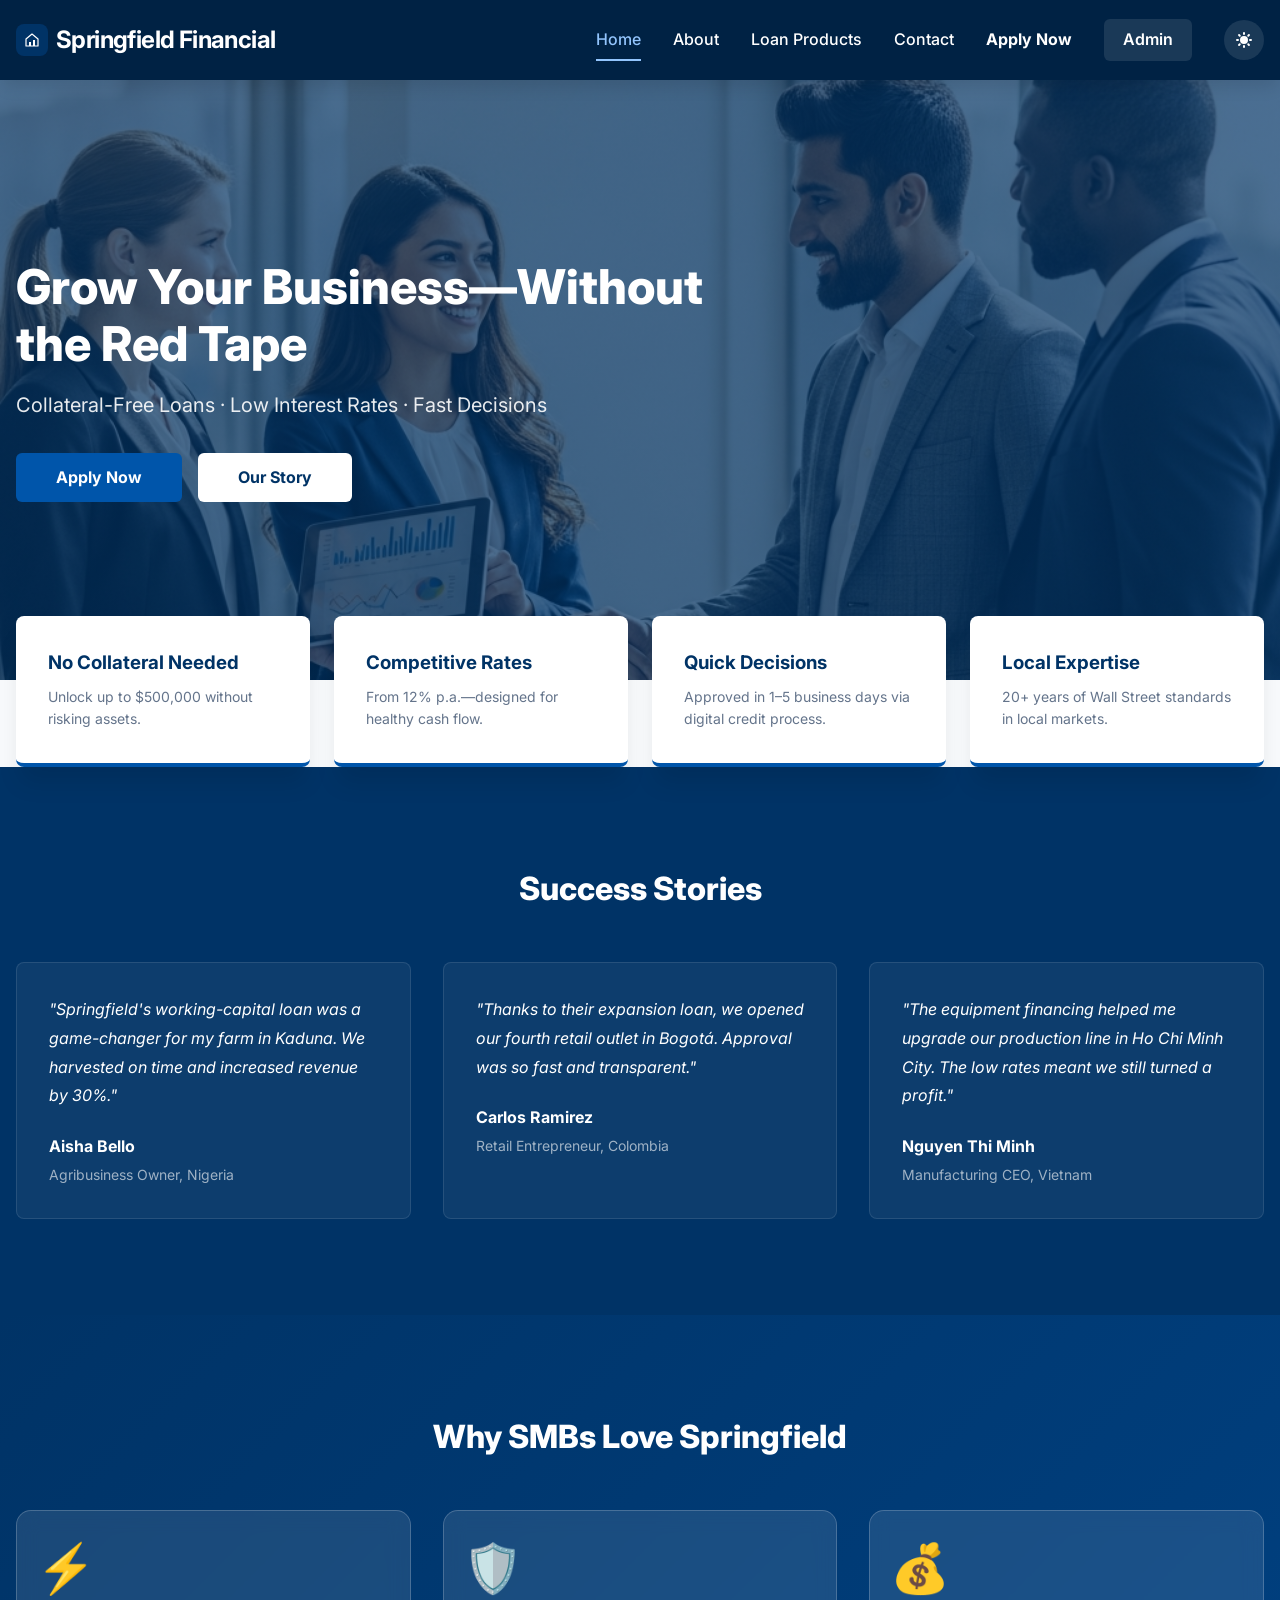
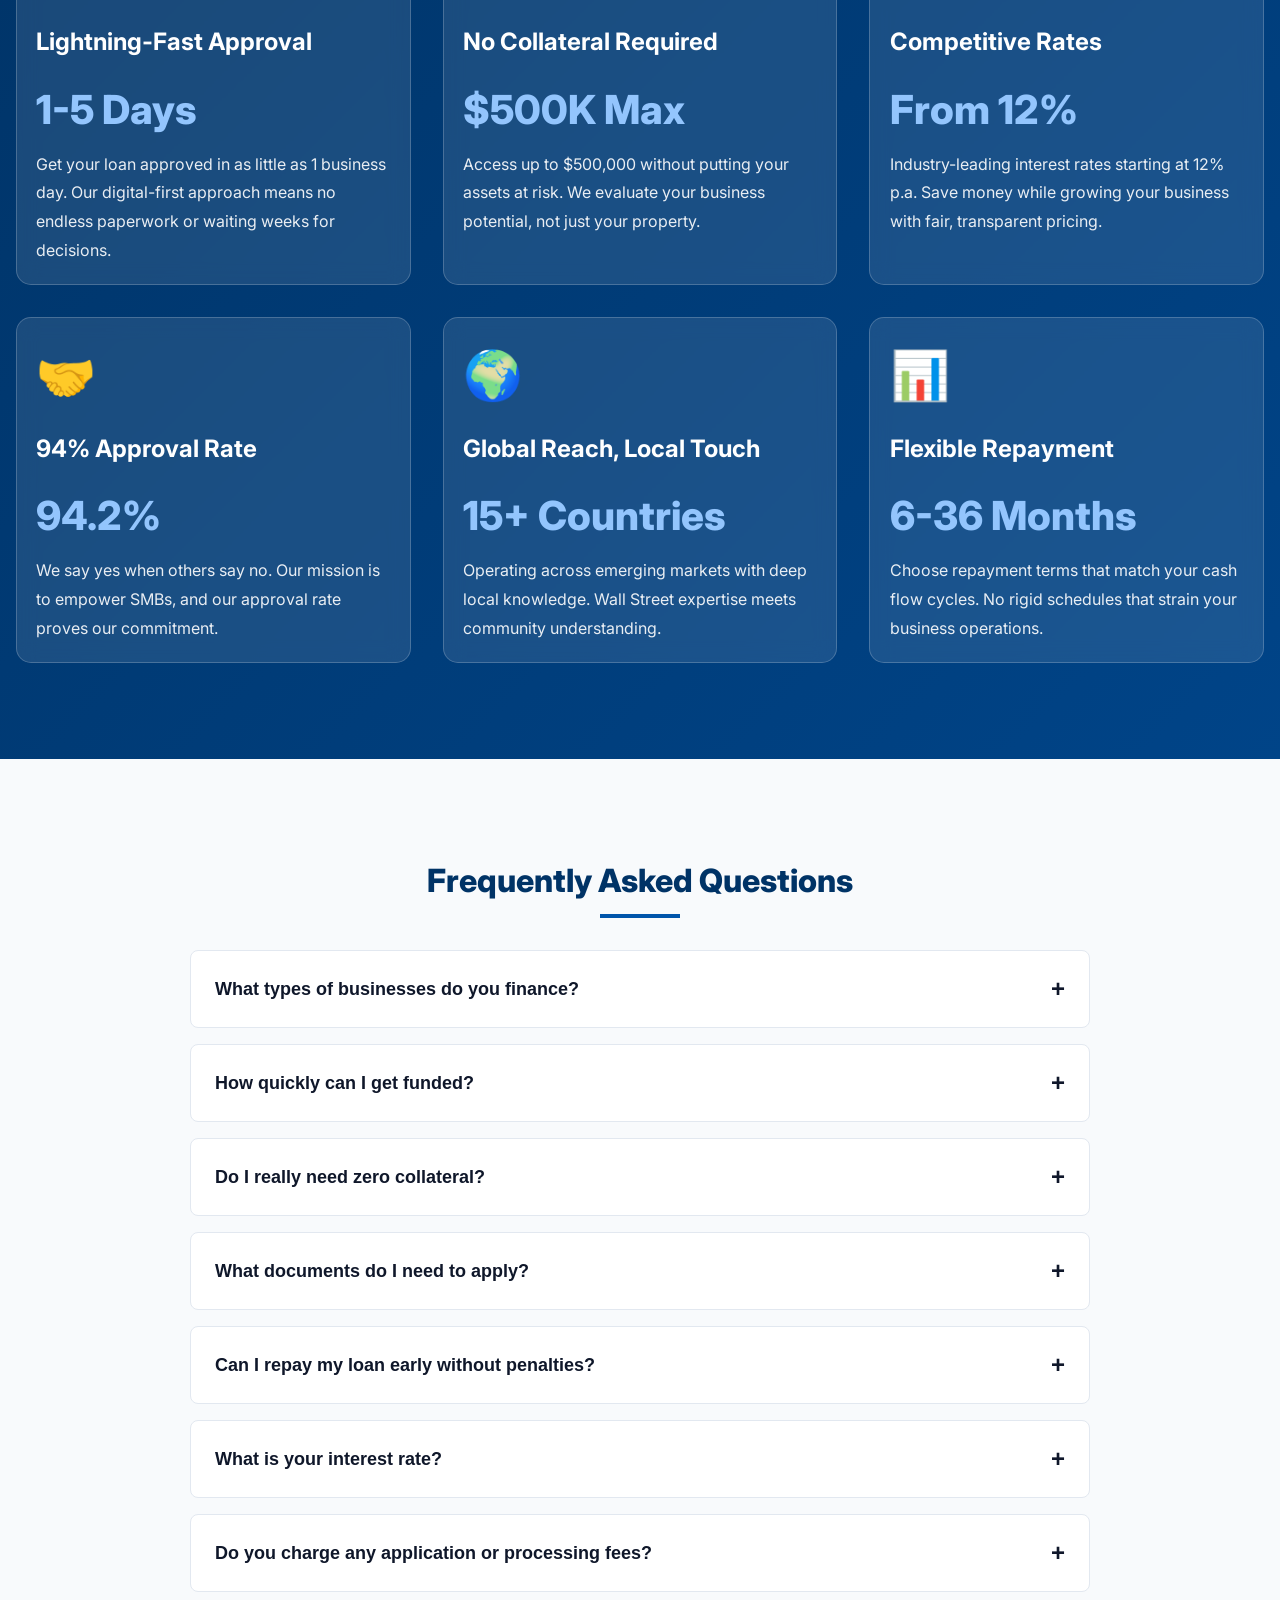
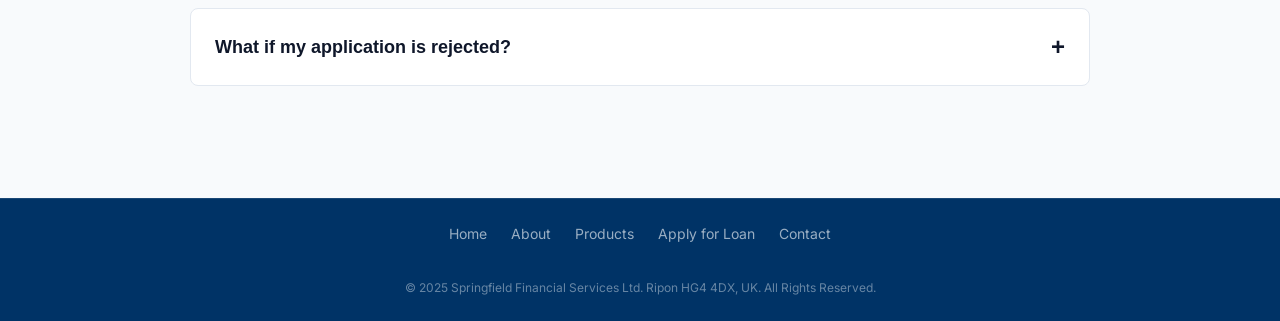
<file: index.html>
<!DOCTYPE html>
<html lang="en" class="scroll-smooth">

<head>
    <meta charset="UTF-8">
    <meta name="viewport" content="width=device-width, initial-scale=1.0">
    <title>Springfield Financial Services Ltd | Empowering SMB Growth</title>
    <link rel="stylesheet" href="styles.css">
    <link rel="preconnect" href="https://fonts.googleapis.com">
    <link rel="preconnect" href="https://fonts.gstatic.com" crossorigin>
    <link href="https://fonts.googleapis.com/css2?family=Inter:wght@300;400;500;600;700;800&display=swap"
        rel="stylesheet">
</head>

<body>
    <header class="header">
        <div class="header-container">
            <a href="index.html" class="logo" aria-label="Springfield Financial Home">
                <div class="logo-icon"
                    style="background-color:#003366; width:32px; height:32px; border-radius:8px; display:flex; align-items:center; justify-content:center;">
                    <svg viewBox="0 0 100 100" width="20" height="20" fill="none" stroke="currentColor" stroke-width="6"
                        stroke-linecap="round" stroke-linejoin="round" style="color:white;">
                        <path d="M20 45 L50 20 L80 45 V80 H20 Z" />
                        <path d="M35 80 V60 H45 V80" fill="white" stroke="none" />
                        <path d="M55 80 V50 H65 V80" fill="white" stroke="none" />
                    </svg>
                </div>
                <span class="logo-text">Springfield Financial</span>
            </a>
            <!-- Mobile Menu Toggle -->
            <button class="mobile-menu-toggle" id="mobileMenuToggle" aria-label="Toggle menu">
                <span id="menuIcon">☰</span>
            </button>

            <nav class="nav-menu" id="navMenu">
                <a href="index.html" class="nav-link active">Home</a>
                <a href="about.html" class="nav-link">About</a>
                <a href="products.html" class="nav-link">Loan Products</a>
                <a href="contact.html" class="nav-link">Contact</a>
                <a href="apply.html" class="nav-link nav-link-bold">Apply Now</a>
                <a href="admin.html" class="btn-login">Admin</a>
                <button id="darkModeToggle" class="dark-mode-toggle" aria-label="Toggle dark mode">
                    <svg class="sun-icon" fill="currentColor" viewBox="0 0 20 20">
                        <path
                            d="M10 2a1 1 0 011 1v1a1 1 0 11-2 0V3a1 1 0 011-1zm4 8a4 4 0 11-8 0 4 4 0 018 0zm-.464 4.95l.707.707a1 1 0 001.414-1.414l-.707-.707a1 1 0 00-1.414 1.414zm2.12-10.607a1 1 0 010 1.414l-.706.707a1 1 0 11-1.414-1.414l.707-.707a1 1 0 011.414 0zM17 11a1 1 0 100-2h-1a1 1 0 100 2h1zm-7 4a1 1 0 011 1v1a1 1 0 11-2 0v-1a1 1 0 011-1zM5.05 6.464A1 1 0 106.465 5.05l-.708-.707a1 1 0 00-1.414 1.414l.707.707zm1.414 8.486l-.707.707a1 1 0 01-1.414-1.414l.707-.707a1 1 0 011.414 1.414zM4 11a1 1 0 100-2H3a1 1 0 000 2h1z" />
                    </svg>
                    <svg class="moon-icon" fill="currentColor" viewBox="0 0 20 20">
                        <path d="M17.293 13.293A8 8 0 016.707 2.707a8.001 8.001 0 1010.586 10.586z" />
                    </svg>
                </button>
            </nav>
        </div>
    </header>
    <!-- Mobile Menu Overlay -->
    <div class="mobile-overlay" id="mobileOverlay"></div>

    <!-- Hero -->
    <section class="hero">
        <div class="hero-container">
            <div class="hero-content">
                <h1 class="hero-title">Grow Your Business—Without the Red Tape</h1>
                <p class="hero-subtitle">Collateral-Free Loans · Low Interest Rates · Fast Decisions</p>
                <div class="hero-buttons">
                    <a href="apply.html" class="btn btn-primary">Apply Now</a>
                    <a href="about.html" class="btn btn-secondary">Our Story</a>
                </div>
            </div>
        </div>
    </section>

    <!-- Why Springfield Section-->
    <div class="features-wrapper">
        <div class="features-grid">
            <div class="feature-card">
                <h3 class="feature-title">No Collateral Needed</h3>
                <p class="feature-text">Unlock up to $500,000 without risking assets.</p>
            </div>
            <div class="feature-card">
                <h3 class="feature-title">Competitive Rates</h3>
                <p class="feature-text">From 12% p.a.—designed for healthy cash flow.</p>
            </div>
            <div class="feature-card">
                <h3 class="feature-title">Quick Decisions</h3>
                <p class="feature-text">Approved in 1–5 business days via digital credit process.</p>
            </div>
            <div class="feature-card">
                <h3 class="feature-title">Local Expertise</h3>
                <p class="feature-text">20+ years of Wall Street standards in local markets.</p>
            </div>
        </div>
    </div>

    <!-- Success Stories -->
    <section class="success-stories">
        <div class="container">
            <h2 class="section-title-light">Success Stories</h2>
            <div class="testimonials-grid">
                <div class="testimonial-card">
                    <p class="testimonial-text">"Springfield's working-capital loan was a game-changer for my farm in
                        Kaduna. We harvested on time and increased revenue by 30%."</p>
                    <p class="testimonial-name">Aisha Bello</p>
                    <p class="testimonial-role">Agribusiness Owner, Nigeria</p>
                </div>
                <div class="testimonial-card">
                    <p class="testimonial-text">"Thanks to their expansion loan, we opened our fourth retail outlet in
                        Bogotá. Approval was so fast and transparent."</p>
                    <p class="testimonial-name">Carlos Ramirez</p>
                    <p class="testimonial-role">Retail Entrepreneur, Colombia</p>
                </div>
                <div class="testimonial-card">
                    <p class="testimonial-text">"The equipment financing helped me upgrade our production line in Ho Chi
                        Minh City. The low rates meant we still turned a profit."</p>
                    <p class="testimonial-name">Nguyen Thi Minh</p>
                    <p class="testimonial-role">Manufacturing CEO, Vietnam</p>
                </div>
            </div>
        </div>
    </section>

    <!-- Why SMBs Love Springfield -->
    <section class="love-section">
        <div class="container">
            <h2 class="section-title-light">Why SMBs Love Springfield</h2>
            <div class="love-grid">
                <div class="love-card">
                    <span class="love-icon">⚡</span>
                    <h3 class="love-title">Lightning-Fast Approval</h3>
                    <span class="love-stat">1-5 Days</span>
                    <p class="love-description">Get your loan approved in as little as 1 business day. Our digital-first
                        approach means no endless paperwork or waiting weeks for decisions.</p>
                </div>
                <div class="love-card">
                    <span class="love-icon">🛡️</span>
                    <h3 class="love-title">No Collateral Required</h3>
                    <span class="love-stat">$500K Max</span>
                    <p class="love-description">Access up to $500,000 without putting your assets at risk. We evaluate
                        your business potential, not just your property.</p>
                </div>
                <div class="love-card">
                    <span class="love-icon">💰</span>
                    <h3 class="love-title">Competitive Rates</h3>
                    <span class="love-stat">From 12%</span>
                    <p class="love-description">Industry-leading interest rates starting at 12% p.a. Save money while
                        growing your business with fair, transparent pricing.</p>
                </div>
                <div class="love-card">
                    <span class="love-icon">🤝</span>
                    <h3 class="love-title">94% Approval Rate</h3>
                    <span class="love-stat">94.2%</span>
                    <p class="love-description">We say yes when others say no. Our mission is to empower SMBs, and our
                        approval rate proves our commitment.</p>
                </div>
                <div class="love-card">
                    <span class="love-icon">🌍</span>
                    <h3 class="love-title">Global Reach, Local Touch</h3>
                    <span class="love-stat">15+ Countries</span>
                    <p class="love-description">Operating across emerging markets with deep local knowledge. Wall Street
                        expertise meets community understanding.</p>
                </div>
                <div class="love-card">
                    <span class="love-icon">📊</span>
                    <h3 class="love-title">Flexible Repayment</h3>
                    <span class="love-stat">6-36 Months</span>
                    <p class="love-description">Choose repayment terms that match your cash flow cycles. No rigid
                        schedules that strain your business operations.</p>
                </div>
            </div>
        </div>
    </section>

    <!-- FAQ Section -->
    <section class="faq-section">
        <div class="container">
            <h2 class="section-title text-center">Frequently Asked Questions</h2>
            <div class="title-divider mx-auto"></div>
            <div class="faq-container">
                <div class="faq-item">
                    <button class="faq-question">
                        <span>What types of businesses do you finance?</span>
                        <span class="faq-icon">+</span>
                    </button>
                    <div class="faq-answer">
                        <p>We finance a wide range of SMBs including retail, manufacturing, agriculture, services,
                            technology, and more. As long as your business has a solid track record (typically 1+ years
                            in operation) and demonstrates revenue growth, we're interested in supporting your
                            expansion.</p>
                    </div>
                </div>

                <div class="faq-item">
                    <button class="faq-question">
                        <span>How quickly can I get funded?</span>
                        <span class="faq-icon">+</span>
                    </button>
                    <div class="faq-answer">
                        <p>Our digital credit process allows us to make decisions in 1-5 business days. Once approved,
                            funds are typically disbursed within 2-3 business days. In urgent cases, we can expedite the
                            process for qualified applicants.</p>
                    </div>
                </div>

                <div class="faq-item">
                    <button class="faq-question">
                        <span>Do I really need zero collateral?</span>
                        <span class="faq-icon">+</span>
                    </button>
                    <div class="faq-answer">
                        <p>Yes! We offer unsecured business loans up to $500,000. We assess your business based on
                            revenue, cash flow, business history, and growth potential rather than requiring property or
                            assets as security. This allows you to access capital without risking your personal or
                            business assets.</p>
                    </div>
                </div>

                <div class="faq-item">
                    <button class="faq-question">
                        <span>What documents do I need to apply?</span>
                        <span class="faq-icon">+</span>
                    </button>
                    <div class="faq-answer">
                        <p>You'll need: (1) Government-issued ID, (2) Business registration documents, (3) Bank
                            statements from the last 6 months, (4) Tax identification number (TIN), and (5) Basic
                            financial information about your business. Our online application makes it easy to upload
                            everything securely.</p>
                    </div>
                </div>

                <div class="faq-item">
                    <button class="faq-question">
                        <span>Can I repay my loan early without penalties?</span>
                        <span class="faq-icon">+</span>
                    </button>
                    <div class="faq-answer">
                        <p>Absolutely! We encourage early repayment and offer flexible prepayment options with no
                            penalties. If your business generates extra cash flow, you can pay down your loan faster and
                            save on interest charges.</p>
                    </div>
                </div>

                <div class="faq-item">
                    <button class="faq-question">
                        <span>What is your interest rate?</span>
                        <span class="faq-icon">+</span>
                    </button>
                    <div class="faq-answer">
                        <p>Our interest rates start from 12% per annum and vary based on factors like loan amount, term
                            length, business history, and risk profile. We always provide transparent pricing with no
                            hidden fees. Use our loan calculator on the Products page to estimate your monthly payments.
                        </p>
                    </div>
                </div>

                <div class="faq-item">
                    <button class="faq-question">
                        <span>Do you charge any application or processing fees?</span>
                        <span class="faq-icon">+</span>
                    </button>
                    <div class="faq-answer">
                        <p>There are no upfront application fees. We believe in transparent pricing, so all costs are
                            clearly disclosed before you accept any loan offer. Processing fees, if applicable, are
                            included in your loan terms and never charged separately.</p>
                    </div>
                </div>

                <div class="faq-item">
                    <button class="faq-question">
                        <span>What if my application is rejected?</span>
                        <span class="faq-icon">+</span>
                    </button>
                    <div class="faq-answer">
                        <p>If we can't approve your application, we'll provide clear feedback on why and what you can do
                            to strengthen your profile for future applications. We're committed to helping SMBs succeed,
                            so we'll guide you on improving your financial position and may suggest reapplying after
                            addressing specific issues.</p>
                    </div>
                </div>
            </div>
        </div>
    </section>

    <!-- Footer -->
    <footer class="footer">
        <div class="footer-container">
            <div class="footer-links">
                <a href="index.html">Home</a>
                <a href="about.html">About</a>
                <a href="products.html">Products</a>
                <a href="apply.html">Apply for Loan</a>
                <a href="contact.html">Contact</a>
            </div>
            <p class="footer-copyright">© 2025 Springfield Financial Services Ltd. Ripon HG4 4DX, UK. All Rights
                Reserved.</p>
        </div>
    </footer>
</body>
<script src="script.js"></script>

</html>
</file>
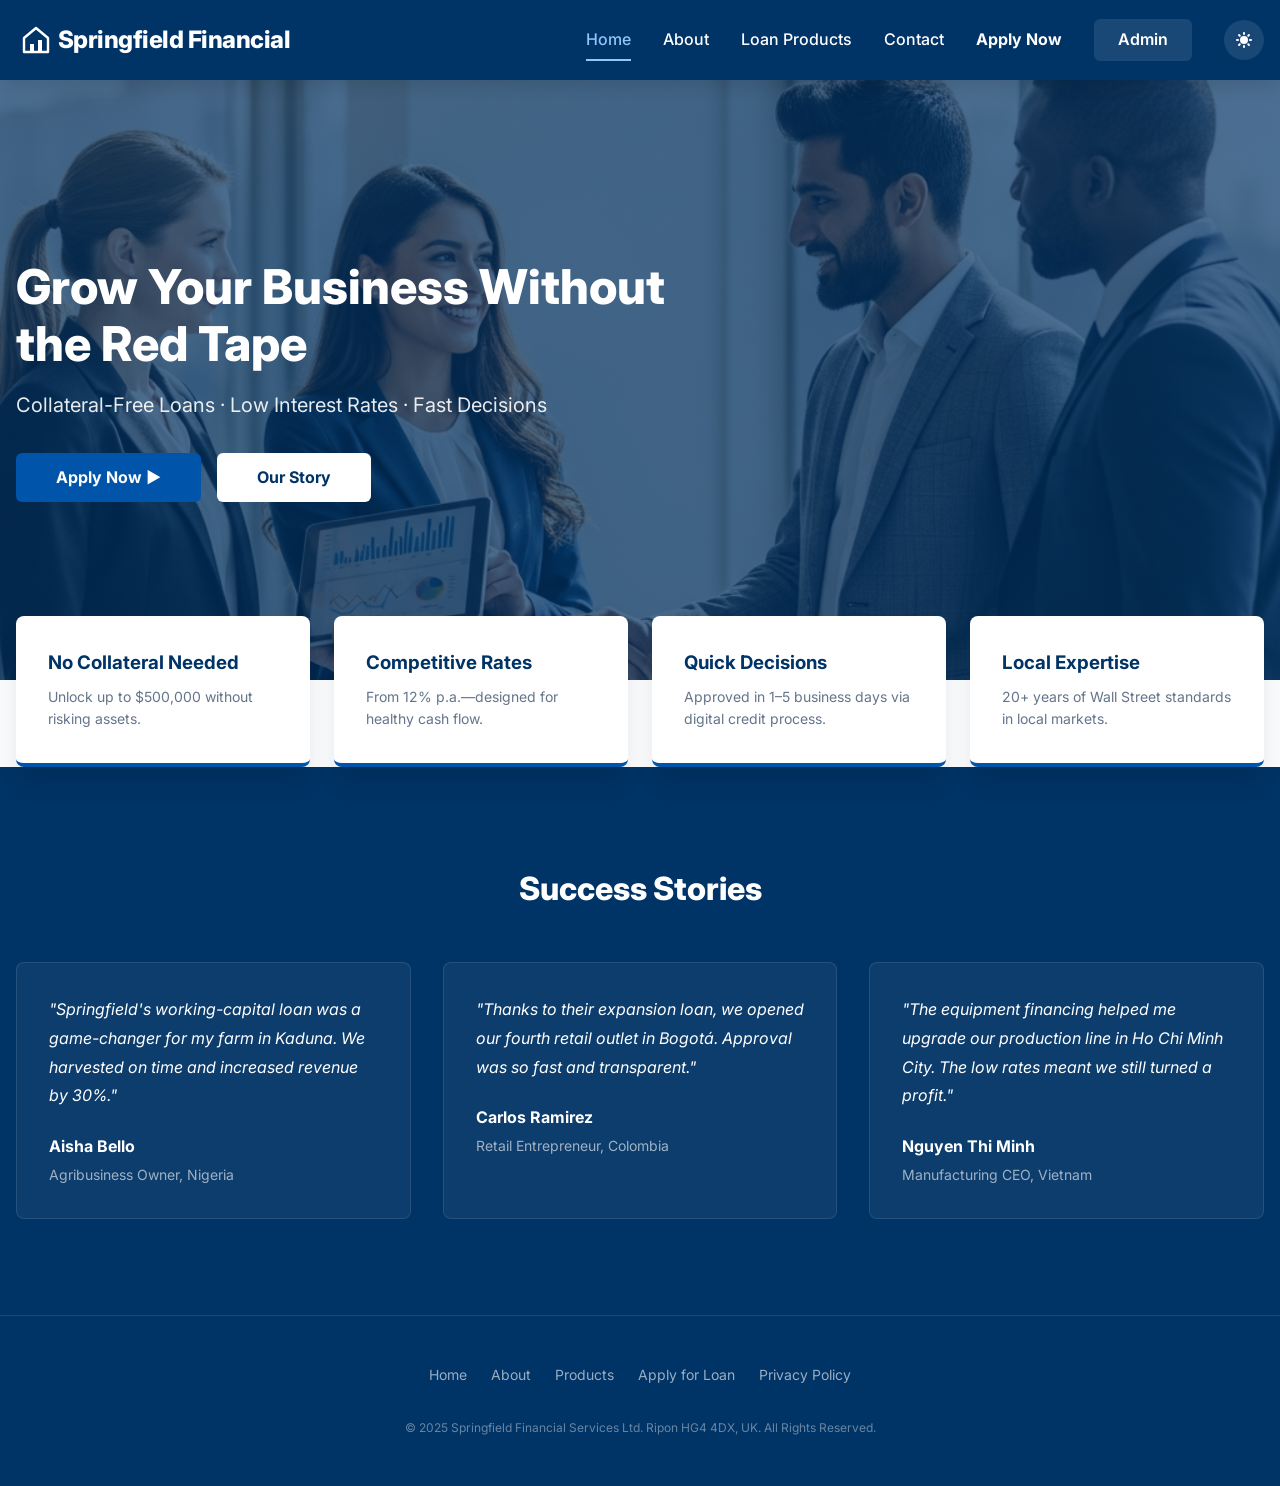
<file: frontend/index.html>
<!DOCTYPE html>
<html lang="en" class="scroll-smooth">
<head>
    <meta charset="UTF-8">
    <meta name="viewport" content="width=device-width, initial-scale=1.0">
    <title>Springfield Financial Services Ltd | Empowering SMB Growth</title>
    <link rel="stylesheet" href="styles.css">
    <link rel="preconnect" href="https://fonts.googleapis.com">
    <link rel="preconnect" href="https://fonts.gstatic.com" crossorigin>
    <link href="https://fonts.googleapis.com/css2?family=Inter:wght@300;400;500;600;700;800&display=swap" rel="stylesheet">
</head>
<body>
    <!-- Header -->
    <header class="header">
        <div class="header-container">
            <div class="logo">
                <div class="logo-icon w-12 h-12 rounded-lg flex items-center justify-center" style="background-color: #003366;">
                    <svg viewBox="0 0 100 100" class="w-8 h-8 text-white" fill="none" stroke="currentColor" stroke-width="6" stroke-linecap="round" stroke-linejoin="round">
                        <path d="M20 45 L50 20 L80 45 V80 H20 Z" />
                        <path d="M35 80 V60 H45 V80" fill="white" stroke="none" />
                        <path d="M55 80 V50 H65 V80" fill="white" stroke="none" />
                    </svg>
                </div>
                <span class="logo-text">Springfield Financial</span>
            </div>
            <nav class="nav-menu">
                <a href="index.html" class="nav-link active">Home</a>
                <a href="about.html" class="nav-link">About</a>
                <a href="products.html" class="nav-link">Loan Products</a>
                <a href="contact.html" class="nav-link">Contact</a>
                <a href="apply.html" class="nav-link nav-link-bold">Apply Now</a>
                <a href="admin.html" class="btn-login">Admin</a>
                <button id="darkModeToggle" class="dark-mode-toggle" aria-label="Toggle dark mode">
                    <svg class="sun-icon" fill="currentColor" viewBox="0 0 20 20">
                        <path d="M10 2a1 1 0 011 1v1a1 1 0 11-2 0V3a1 1 0 011-1zm4 8a4 4 0 11-8 0 4 4 0 018 0zm-.464 4.95l.707.707a1 1 0 001.414-1.414l-.707-.707a1 1 0 00-1.414 1.414zm2.12-10.607a1 1 0 010 1.414l-.706.707a1 1 0 11-1.414-1.414l.707-.707a1 1 0 011.414 0zM17 11a1 1 0 100-2h-1a1 1 0 100 2h1zm-7 4a1 1 0 011 1v1a1 1 0 11-2 0v-1a1 1 0 011-1zM5.05 6.464A1 1 0 106.465 5.05l-.708-.707a1 1 0 00-1.414 1.414l.707.707zm1.414 8.486l-.707.707a1 1 0 01-1.414-1.414l.707-.707a1 1 0 011.414 1.414zM4 11a1 1 0 100-2H3a1 1 0 000 2h1z"/>
                    </svg>
                    <svg class="moon-icon" fill="currentColor" viewBox="0 0 20 20">
                        <path d="M17.293 13.293A8 8 0 016.707 2.707a8.001 8.001 0 1010.586 10.586z"/>
                    </svg>
                </button>
            </nav>
        </div>
    </header>

    <!-- Hero -->
    <section class="hero">
        <div class="hero-container">
            <div class="hero-content">
                <h1 class="hero-title">Grow Your Business Without the Red Tape</h1>
                <p class="hero-subtitle">Collateral-Free Loans · Low Interest Rates · Fast Decisions</p>
                <div class="hero-buttons">
                    <a href="apply.html" class="btn btn-primary">Apply Now ►</a>
                    <a href="about.html" class="btn btn-secondary">Our Story</a>
                </div>
            </div>
        </div>
    </section>

    <!-- Why Springfield? -->
    <div class="features-wrapper">
        <div class="features-grid">
            <div class="feature-card">
                <h3 class="feature-title">No Collateral Needed</h3>
                <p class="feature-text">Unlock up to $500,000 without risking assets.</p>
            </div>
            <div class="feature-card">
                <h3 class="feature-title">Competitive Rates</h3>
                <p class="feature-text">From 12% p.a.—designed for healthy cash flow.</p>
            </div>
            <div class="feature-card">
                <h3 class="feature-title">Quick Decisions</h3>
                <p class="feature-text">Approved in 1–5 business days via digital credit process.</p>
            </div>
            <div class="feature-card">
                <h3 class="feature-title">Local Expertise</h3>
                <p class="feature-text">20+ years of Wall Street standards in local markets.</p>
            </div>
        </div>
    </div>

    <!-- Success Stories -->
    <section class="success-stories">
        <div class="container">
            <h2 class="section-title-light">Success Stories</h2>
            <div class="testimonials-grid">
                <div class="testimonial-card">
                    <p class="testimonial-text">"Springfield's working-capital loan was a game-changer for my farm in Kaduna. We harvested on time and increased revenue by 30%."</p>
                    <p class="testimonial-name">Aisha Bello</p>
                    <p class="testimonial-role">Agribusiness Owner, Nigeria</p>
                </div>
                <div class="testimonial-card">
                    <p class="testimonial-text">"Thanks to their expansion loan, we opened our fourth retail outlet in Bogotá. Approval was so fast and transparent."</p>
                    <p class="testimonial-name">Carlos Ramirez</p>
                    <p class="testimonial-role">Retail Entrepreneur, Colombia</p>
                </div>
                <div class="testimonial-card">
                    <p class="testimonial-text">"The equipment financing helped me upgrade our production line in Ho Chi Minh City. The low rates meant we still turned a profit."</p>
                    <p class="testimonial-name">Nguyen Thi Minh</p>
                    <p class="testimonial-role">Manufacturing CEO, Vietnam</p>
                </div>
            </div>
        </div>
    </section>

    <!-- Footer -->
    <footer class="footer">
        <div class="footer-container">
            <div class="footer-links">
                <a href="index.html">Home</a>
                <a href="about.html">About</a>
                <a href="products.html">Products</a>
                <a href="apply.html">Apply for Loan</a>
                <a href="#">Privacy Policy</a>
            </div>
            <p class="footer-copyright">© 2025 Springfield Financial Services Ltd. Ripon HG4 4DX, UK. All Rights Reserved.</p>
        </div>
    </footer>

    <script src="script.js"></script>
</body>
</html>
</file>
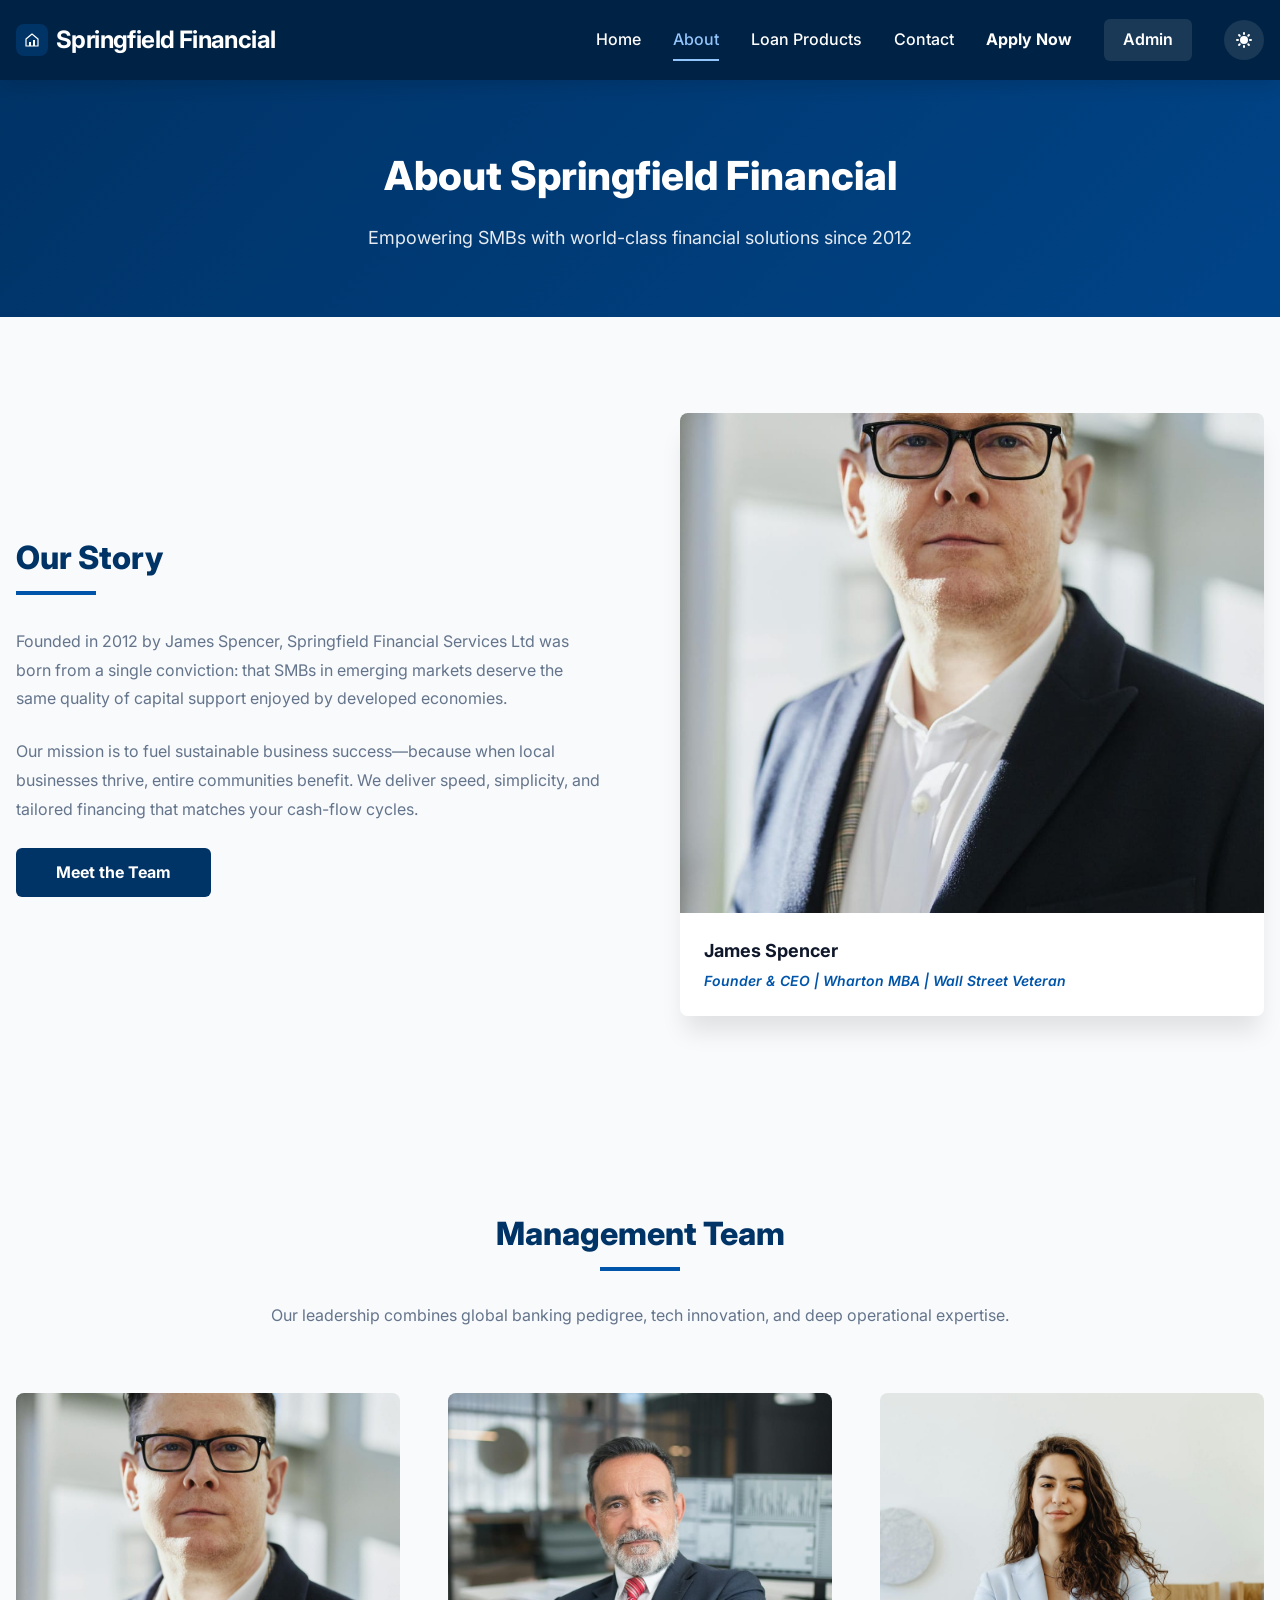
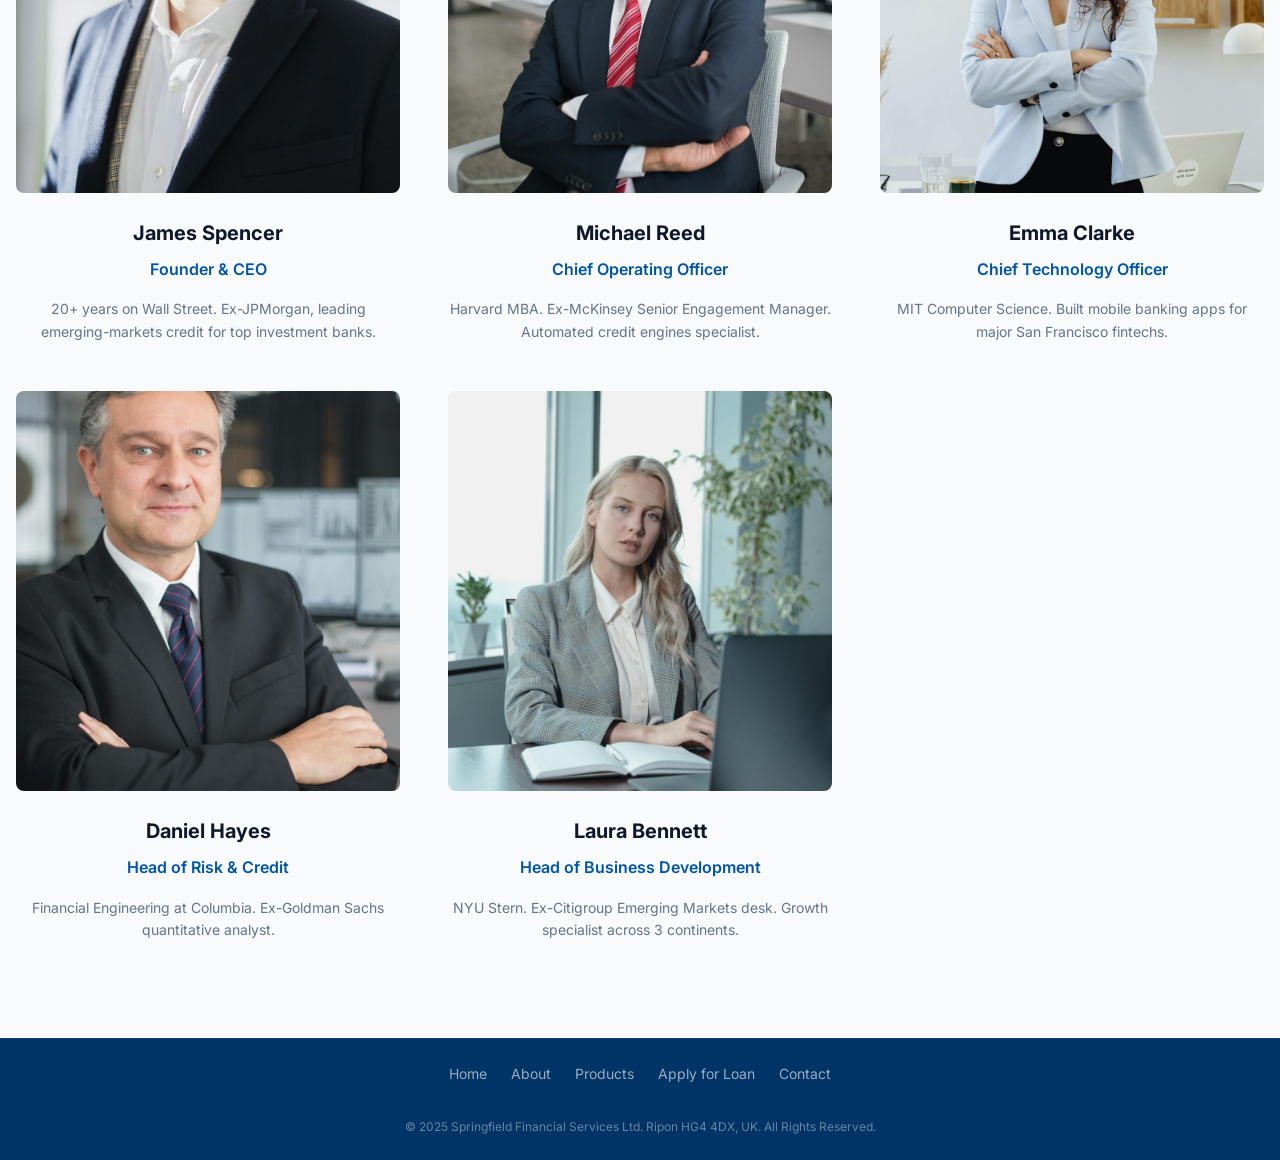
<file: about.html>
<!DOCTYPE html>
<html lang="en" class="scroll-smooth">

<head>
    <meta charset="UTF-8">
    <meta name="viewport" content="width=device-width, initial-scale=1.0">
    <title>About Us | Springfield Financial Services</title>
    <link rel="stylesheet" href="styles.css">
    <link rel="preconnect" href="https://fonts.googleapis.com">
    <link rel="preconnect" href="https://fonts.gstatic.com" crossorigin>
    <link href="https://fonts.googleapis.com/css2?family=Inter:wght@300;400;500;600;700;800&display=swap"
        rel="stylesheet">
</head>

<body>
    <header class="header">
        <div class="header-container">
            <a href="index.html" class="logo" aria-label="Springfield Financial Home">
                <div class="logo-icon"
                    style="background-color:#003366; width:32px; height:32px; border-radius:8px; display:flex; align-items:center; justify-content:center;">
                    <svg viewBox="0 0 100 100" width="20" height="20" fill="none" stroke="currentColor" stroke-width="6"
                        stroke-linecap="round" stroke-linejoin="round" style="color:white;">
                        <path d="M20 45 L50 20 L80 45 V80 H20 Z" />
                        <path d="M35 80 V60 H45 V80" fill="white" stroke="none" />
                        <path d="M55 80 V50 H65 V80" fill="white" stroke="none" />
                    </svg>
                </div>
                <span class="logo-text">Springfield Financial</span>
            </a>

            <!-- Mobile Menu Toggle -->
            <button class="mobile-menu-toggle" id="mobileMenuToggle" aria-label="Toggle menu">
                <span id="menuIcon">☰</span>
            </button>

            <nav class="nav-menu">
                <a href="index.html" class="nav-link">Home</a>
                <a href="about.html" class="nav-link active">About</a>
                <a href="products.html" class="nav-link">Loan Products</a>
                <a href="contact.html" class="nav-link">Contact</a>
                <a href="apply.html" class="nav-link nav-link-bold">Apply Now</a>
                <a href="admin.html" class="btn-login">Admin</a>
                <button id="darkModeToggle" class="dark-mode-toggle" aria-label="Toggle dark mode">
                    <svg class="sun-icon" fill="currentColor" viewBox="0 0 20 20">
                        <path
                            d="M10 2a1 1 0 011 1v1a1 1 0 11-2 0V3a1 1 0 011-1zm4 8a4 4 0 11-8 0 4 4 0 018 0zm-.464 4.95l.707.707a1 1 0 001.414-1.414l-.707-.707a1 1 0 00-1.414 1.414zm2.12-10.607a1 1 0 010 1.414l-.706.707a1 1 0 11-1.414-1.414l.707-.707a1 1 0 011.414 0zM17 11a1 1 0 100-2h-1a1 1 0 100 2h1zm-7 4a1 1 0 011 1v1a1 1 0 11-2 0v-1a1 1 0 011-1zM5.05 6.464A1 1 0 106.465 5.05l-.708-.707a1 1 0 00-1.414 1.414l.707.707zm1.414 8.486l-.707.707a1 1 0 01-1.414-1.414l.707-.707a1 1 0 011.414 1.414zM4 11a1 1 0 100-2H3a1 1 0 000 2h1z" />
                    </svg>
                    <svg class="moon-icon" fill="currentColor" viewBox="0 0 20 20">
                        <path d="M17.293 13.293A8 8 0 016.707 2.707a8.001 8.001 0 1010.586 10.586z" />
                    </svg>
                </button>
            </nav>
        </div>
    </header>

    <!-- Mobile Menu Overlay -->
    <div class="mobile-overlay" id="mobileOverlay"></div>

    <section class="page-header">
        <div class="container">
            <h1 class="page-title">About Springfield Financial</h1>
            <p class="page-subtitle">Empowering SMBs with world-class financial solutions since 2012</p>
        </div>
    </section>

    <section class="about-section">
        <div class="container">
            <div class="about-grid">
                <div class="about-content">
                    <h2 class="section-title">Our Story</h2>
                    <div class="title-divider"></div>
                    <p class="about-text">
                        Founded in 2012 by James Spencer, Springfield Financial Services Ltd was born from a single
                        conviction: that SMBs in emerging markets deserve the same quality of capital support enjoyed by
                        developed economies.
                    </p>
                    <p class="about-text">
                        Our mission is to fuel sustainable business success—because when local businesses thrive, entire
                        communities benefit. We deliver speed, simplicity, and tailored financing that matches your
                        cash-flow cycles.
                    </p>
                    <a href="#management" class="btn btn-navy">Meet the Team</a>
                </div>
                <div class="founder-card">
                    <img src="attached_assets/CEO_1767393209752.jpeg" alt="James Spencer, Founder"
                        class="founder-image">
                    <div class="founder-info">
                        <p class="founder-name">James Spencer</p>
                        <p class="founder-title">Founder & CEO | Wharton MBA | Wall Street Veteran</p>
                    </div>
                </div>
            </div>
        </div>
    </section>

    <section id="management" class="management-section">
        <div class="container">
            <h2 class="section-title text-center">Management Team</h2>
            <div class="title-divider mx-auto"></div>
            <p class="team-intro">Our leadership combines global banking pedigree, tech innovation, and deep operational
                expertise.</p>

            <div class="team-grid">
                <div class="team-member">
                    <div class="team-image-wrapper">
                        <img src="attached_assets/CEO_1767393209752.jpeg" alt="CEO" class="team-image">
                    </div>
                    <h4 class="team-name">James Spencer</h4>
                    <p class="team-role">Founder & CEO</p>
                    <p class="team-bio">20+ years on Wall Street. Ex-JPMorgan, leading emerging-markets credit for top
                        investment banks.</p>
                </div>
                <div class="team-member">
                    <div class="team-image-wrapper">
                        <img src="attached_assets/COO_1767393209753.jpeg" alt="COO" class="team-image">
                    </div>
                    <h4 class="team-name">Michael Reed</h4>
                    <p class="team-role">Chief Operating Officer</p>
                    <p class="team-bio">Harvard MBA. Ex-McKinsey Senior Engagement Manager. Automated credit engines
                        specialist.</p>
                </div>
                <div class="team-member">
                    <div class="team-image-wrapper">
                        <img src="attached_assets/CTO_1767394021138.jpeg" alt="CTO" class="team-image">
                    </div>
                    <h4 class="team-name">Emma Clarke</h4>
                    <p class="team-role">Chief Technology Officer</p>
                    <p class="team-bio">MIT Computer Science. Built mobile banking apps for major San Francisco
                        fintechs.</p>
                </div>
                <div class="team-member">
                    <div class="team-image-wrapper">
                        <img src="attached_assets/Head_of_Risk_and_Credit_1767393209755.jpeg" alt="Risk"
                            class="team-image">
                    </div>
                    <h4 class="team-name">Daniel Hayes</h4>
                    <p class="team-role">Head of Risk & Credit</p>
                    <p class="team-bio">Financial Engineering at Columbia. Ex-Goldman Sachs quantitative analyst.</p>
                </div>
                <div class="team-member">
                    <div class="team-image-wrapper">
                        <img src="attached_assets/Head_of_BD_1767394021138.jpeg" alt="BD" class="team-image">
                    </div>
                    <h4 class="team-name">Laura Bennett</h4>
                    <p class="team-role">Head of Business Development</p>
                    <p class="team-bio">NYU Stern. Ex-Citigroup Emerging Markets desk. Growth specialist across 3
                        continents.</p>
                </div>
                <!--<div class="team-member team-member-alt">
                    <h4 class="team-name">Sarah Mitchell</h4>
                    <p class="team-role">Chief Financial Officer</p>
                    <p class="team-bio">London Business School. Ex-HSBC Head of Treasury. Managing £1 billion portfolios.</p>
                </div>-->
            </div>
        </div>
    </section>

    <footer class="footer">
        <div class="footer-container">
            <div class="footer-links">
                <a href="index.html">Home</a>
                <a href="about.html">About</a>
                <a href="products.html">Products</a>
                <a href="apply.html">Apply for Loan</a>
                <a href="contact.html">Contact</a>
            </div>
            <p class="footer-copyright">© 2025 Springfield Financial Services Ltd. Ripon HG4 4DX, UK. All Rights
                Reserved.</p>
        </div>
    </footer>
</body>
<script src="script.js"></script>

</html>
</file>
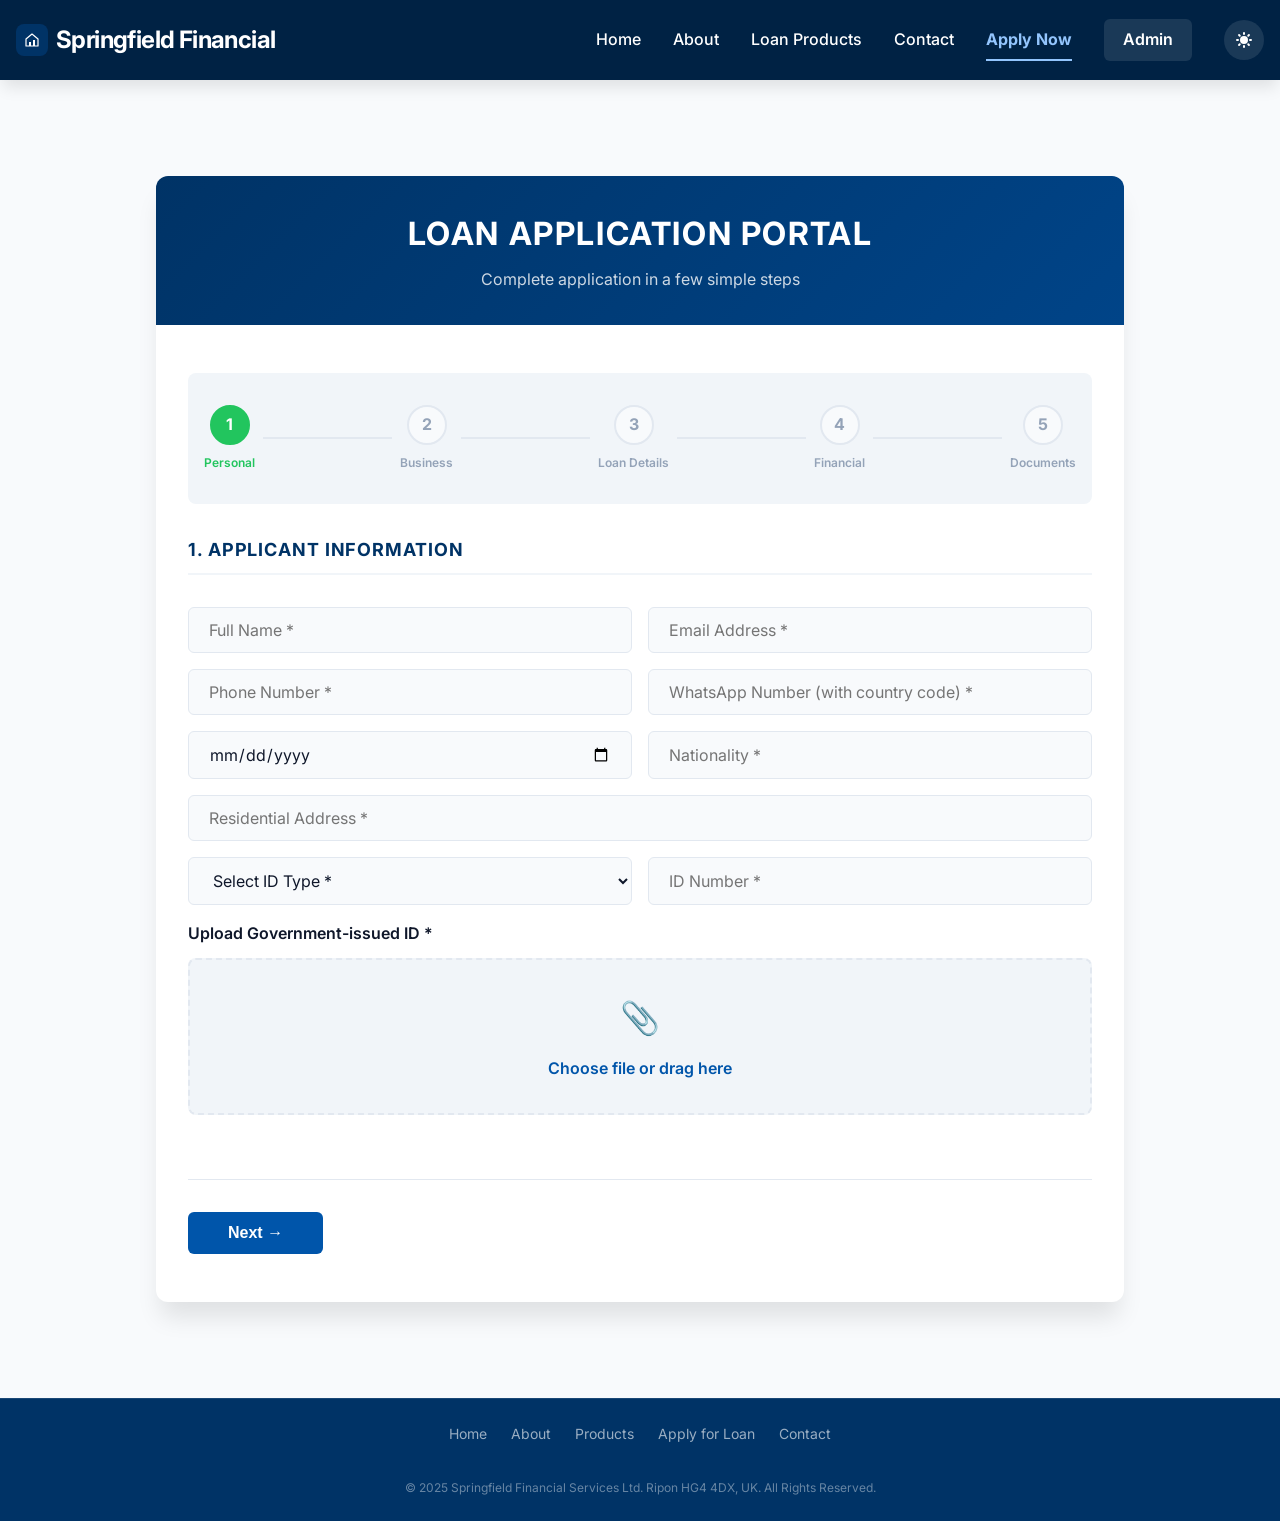
<file: apply.html>
<!DOCTYPE html>
<html lang="en" class="scroll-smooth">

<head>
    <meta charset="UTF-8">
    <meta name="viewport" content="width=device-width, initial-scale=1.0">
    <title>Apply for Loan | Springfield Financial Services</title>
    <link rel="stylesheet" href="styles.css">
    <!-- <script src="api.js"></script> -->
    <link rel="preconnect" href="https://fonts.googleapis.com">
    <link rel="preconnect" href="https://fonts.gstatic.com" crossorigin>
    <link href="https://fonts.googleapis.com/css2?family=Inter:wght@300;400;500;600;700;800&display=swap"
        rel="stylesheet">
</head>

<body>
    <!-- Header -->
    <header class="header">
        <div class="header-container">
            <a href="index.html" class="logo" aria-label="Springfield Financial Home">
                <div class="logo-icon"
                    style="background-color:#003366; width:32px; height:32px; border-radius:8px; display:flex; align-items:center; justify-content:center;">
                    <svg viewBox="0 0 100 100" width="20" height="20" fill="none" stroke="currentColor" stroke-width="6"
                        stroke-linecap="round" stroke-linejoin="round" style="color:white;">
                        <path d="M20 45 L50 20 L80 45 V80 H20 Z" />
                        <path d="M35 80 V60 H45 V80" fill="white" stroke="none" />
                        <path d="M55 80 V50 H65 V80" fill="white" stroke="none" />
                    </svg>
                </div>
                <span class="logo-text">Springfield Financial</span>
            </a>

            <!-- Mobile Menu Toggle -->
            <button class="mobile-menu-toggle" id="mobileMenuToggle" aria-label="Toggle menu">
                <span id="menuIcon">☰</span>
            </button>

            <nav class="nav-menu" id="navMenu">
                <a href="index.html" class="nav-link">Home</a>
                <a href="about.html" class="nav-link">About</a>
                <a href="products.html" class="nav-link">Loan Products</a>
                <a href="contact.html" class="nav-link">Contact</a>
                <a href="apply.html" class="nav-link nav-link-bold active">Apply Now</a>
                <a href="admin.html" class="btn-login">Admin</a>
                <button id="darkModeToggle" class="dark-mode-toggle" aria-label="Toggle dark mode">
                    <svg class="sun-icon" fill="currentColor" viewBox="0 0 20 20">
                        <path
                            d="M10 2a1 1 0 011 1v1a1 1 0 11-2 0V3a1 1 0 011-1zm4 8a4 4 0 11-8 0 4 4 0 018 0zm-.464 4.95l.707.707a1 1 0 001.414-1.414l-.707-.707a1 1 0 00-1.414 1.414zm2.12-10.607a1 1 0 010 1.414l-.706.707a1 1 0 11-1.414-1.414l.707-.707a1 1 0 011.414 0zM17 11a1 1 0 100-2h-1a1 1 0 100 2h1zm-7 4a1 1 0 011 1v1a1 1 0 11-2 0v-1a1 1 0 011-1zM5.05 6.464A1 1 0 106.465 5.05l-.708-.707a1 1 0 00-1.414 1.414l.707.707zm1.414 8.486l-.707.707a1 1 0 01-1.414-1.414l.707-.707a1 1 0 011.414 1.414zM4 11a1 1 0 100-2H3a1 1 0 000 2h1z" />
                    </svg>
                    <svg class="moon-icon" fill="currentColor" viewBox="0 0 20 20">
                        <path d="M17.293 13.293A8 8 0 016.707 2.707a8.001 8.001 0 1010.586 10.586z" />
                    </svg>
                </button>
            </nav>
        </div>
    </header>

    <!-- Mobile Menu Overlay -->
    <div class="mobile-overlay" id="mobileOverlay"></div>

    <!-- Application Form -->
    <section class="apply-section">
        <div class="container-medium">
            <div class="application-card">
                <div class="application-header">
                    <h2 class="application-title">Loan Application Portal</h2>
                    <p class="application-subtitle">Complete application in a few simple steps</p>
                </div>

                <form id="loanApplicationForm" class="application-form" enctype="multipart/form-data">
                    <!-- Honeypot -->
                    <div style="display:none;">
                        <input type="text" id="website" name="website" tabindex="-1">
                    </div>

                    <!-- Progress Indicator -->
                    <div class="progress-indicator">
                        <div class="progress-step active" data-step="1">
                            <div class="progress-circle">1</div>
                            <span class="progress-label">Personal</span>
                        </div>
                        <div class="progress-line"></div>
                        <div class="progress-step" data-step="2">
                            <div class="progress-circle">2</div>
                            <span class="progress-label">Business</span>
                        </div>
                        <div class="progress-line"></div>
                        <div class="progress-step" data-step="3">
                            <div class="progress-circle">3</div>
                            <span class="progress-label">Loan Details</span>
                        </div>
                        <div class="progress-line"></div>
                        <div class="progress-step" data-step="4">
                            <div class="progress-circle">4</div>
                            <span class="progress-label">Financial</span>
                        </div>
                        <div class="progress-line"></div>
                        <div class="progress-step" data-step="5">
                            <div class="progress-circle">5</div>
                            <span class="progress-label">Documents</span>
                        </div>
                    </div>

                    <!-- Section 1: Applicant Information -->
                    <div class="form-section" data-section="1">
                        <h3 class="form-section-title">1. Applicant Information</h3>
                        <div class="form-row">
                            <input type="text" name="fullName" placeholder="Full Name *" required class="form-input">
                            <input type="email" name="email" placeholder="Email Address *" required class="form-input">
                        </div>
                        <div class="form-row">
                            <input type="tel" name="phone" placeholder="Phone Number *" required class="form-input">
                            <input type="tel" name="whatsapp" placeholder="WhatsApp Number (with country code) *"
                                required class="form-input">
                        </div>
                        <div class="form-row">
                            <input type="date" name="dateOfBirth" placeholder="Date of Birth *" required
                                class="form-input">
                            <input type="text" name="nationality" placeholder="Nationality *" required
                                class="form-input">
                        </div>
                        <input type="text" name="address" placeholder="Residential Address *" required
                            class="form-input full-width">
                        <div class="form-row">
                            <select name="idType" class="form-input" required>
                                <option value="">Select ID Type *</option>
                                <option value="passport">Passport</option>
                                <option value="national_id">National ID Card</option>
                                <option value="drivers_license">Driver's License</option>
                            </select>
                            <input type="text" name="idNumber" placeholder="ID Number *" required class="form-input">
                        </div>
                        <div class="file-upload-area">
                            <label class="file-upload-label">Upload Government-issued ID *</label>
                            <input type="file" name="idDocument" accept=".pdf,.jpg,.jpeg,.png" required
                                class="file-input" id="idDocument">
                            <label for="idDocument" class="file-label-custom">
                                <span class="file-icon">📎</span>
                                <span class="file-text">Choose file or drag here</span>
                            </label>
                            <span class="file-name" id="idDocumentName"></span>
                            <div id="idDocumentPreview" class="file-preview-container"></div>
                        </div>
                    </div>

                    <!-- Section 2: Business Information -->
                    <div class="form-section hidden" data-section="2">
                        <h3 class="form-section-title">2. Business Information</h3>
                        <div class="form-row">
                            <input type="text" name="businessName" placeholder="Business Name *" required
                                class="form-input">
                            <input type="text" name="businessRegNumber" placeholder="Business Registration Number *"
                                required class="form-input">
                        </div>
                        <div class="form-row">
                            <select name="businessEntity" class="form-input" required>
                                <option value="">Type of Business Entity *</option>
                                <option value="sole_proprietorship">Sole Proprietorship</option>
                                <option value="partnership">Partnership</option>
                                <option value="limited_company">Limited Company (Ltd.)</option>
                                <option value="corporation">Corporation</option>
                                <option value="other">Other</option>
                            </select>
                            <input type="text" name="industry" placeholder="Industry/Sector *" required
                                class="form-input">
                        </div>
                        <input type="text" name="businessAddress" placeholder="Business Address *" required
                            class="form-input full-width">
                        <div class="form-row">
                            <input type="date" name="businessEstablished" placeholder="Date Business Established *"
                                required class="form-input">
                            <input type="text" name="tin" placeholder="Tax Identification Number (TIN) *" required
                                class="form-input">
                        </div>
                        <input type="url" name="businessWebsite" placeholder="Business Website (optional)"
                            class="form-input full-width">

                        <h4 class="subsection-title">Ownership & Management</h4>
                        <div class="form-row">
                            <input type="text" name="ownerNames" placeholder="Owner(s)/Directors' Names *" required
                                class="form-input">
                            <input type="number" name="ownershipPercentage" placeholder="Ownership Percentage *" min="0"
                                max="100" required class="form-input">
                        </div>
                        <div class="file-upload-area">
                            <label class="file-upload-label">Upload Business Registration Documents *</label>
                            <input type="file" name="businessDocs" accept=".pdf,.jpg,.jpeg,.png" required
                                class="file-input" id="businessDocs" multiple>
                            <label for="businessDocs" class="file-label-custom">
                                <span class="file-icon">📎</span>
                                <span class="file-text">Choose files or drag here (multiple allowed)</span>
                            </label>
                            <span class="file-name" id="businessDocsName"></span>
                            <div id="businessDocsPreview" class="file-preview-container"></div>
                        </div>
                    </div>

                    <!-- Section 3: Loan Request Details -->
                    <div class="form-section hidden" data-section="3">
                        <h3 class="form-section-title">3. Loan Request Details</h3>
                        <div class="form-row">
                            <input type="number" name="loanAmount" placeholder="Loan Amount (USD) *" min="10000"
                                max="500000" required class="form-input">
                            <select name="loanPurpose" class="form-input" required multiple size="1">
                                <!-- <option value="">Purpose of Loan *</option>*/ -->
                                <option value="working_capital">Working Capital</option>
                                <option value="equipment">Equipment Purchase</option>
                                <option value="inventory">Inventory</option>
                                <option value="expansion">Business Expansion</option>
                                <option value="real_estate">Real Estate</option>
                                <option value="other">Other</option>
                            </select>
                        </div>
                        <div class="form-row">
                            <select name="repaymentTerm" class="form-input" required>
                                <option value="">Preferred Repayment Term *</option>
                                <option value="6">6 Months</option>
                                <option value="12">12 Months</option>
                                <option value="18">18 Months</option>
                                <option value="24">24 Months</option>
                                <option value="36">36 Months</option>
                            </select>
                            <input type="date" name="proposedStartDate" placeholder="Proposed Start Date *" required
                                class="form-input">
                        </div>
                    </div>

                    <!-- Section 4: Business Financial Details -->
                    <div class="form-section hidden" data-section="4">
                        <h3 class="form-section-title">4. Business Financial Details</h3>
                        <div class="form-row">
                            <input type="number" name="annualRevenue"
                                placeholder="Annual Revenue (Last Fiscal Year, USD) *" min="0" required
                                class="form-input">
                            <input type="number" name="monthlySales" placeholder="Monthly Average Sales (USD) *" min="0"
                                required class="form-input">
                        </div>
                        <div class="form-row">
                            <input type="number" name="monthlyExpenses" placeholder="Monthly Expenses (USD) *" min="0"
                                required class="form-input">
                            <select name="existingLoans" class="form-input" required id="existingLoans">
                                <option value="">Existing Loans/Liabilities? *</option>
                                <option value="no">No</option>
                                <option value="yes">Yes</option>
                            </select>
                        </div>

                        <!-- Existing Loan Details (conditional) -->
                        <div id="existingLoanDetails" class="hidden conditional-section">
                            <h4 class="subsection-title">Existing Loan Information</h4>
                            <div class="form-row">
                                <input type="text" name="lenderName" placeholder="Lender Name" class="form-input">
                                <input type="number" name="outstandingBalance" placeholder="Outstanding Balance (USD)"
                                    min="0" class="form-input">
                            </div>
                            <input type="number" name="monthlyRepayment" placeholder="Monthly Repayment (USD)" min="0"
                                class="form-input full-width">
                        </div>

                        <div class="file-upload-area">
                            <label class="file-upload-label">Upload Bank Statements (Last 6 months) *</label>
                            <input type="file" name="bankStatements" accept=".pdf" required class="file-input"
                                id="bankStatements" multiple>
                            <label for="bankStatements" class="file-label-custom">
                                <span class="file-icon">📎</span>
                                <span class="file-text">Choose PDF files (multiple allowed)</span>
                            </label>
                            <span class="file-name" id="bankStatementsName"></span>
                            <div id="bankStatementsPreview" class="file-preview-container"></div>
                        </div>
                    </div>

                    <!-- Section 5: Declaration & Consent -->
                    <div class="form-section hidden" data-section="5">
                        <h3 class="form-section-title">5. Declaration & Consent</h3>

                        <div class="file-upload-area">
                            <label class="file-upload-label">Upload Owner(s) IDs (if required)</label>
                            <input type="file" name="ownerIds" accept=".pdf,.jpg,.jpeg,.png" class="file-input"
                                id="ownerIds" multiple>
                            <label for="ownerIds" class="file-label-custom">
                                <span class="file-icon">📎</span>
                                <span class="file-text">Choose files (optional)</span>
                            </label>
                            <span class="file-name" id="ownerIdsName"></span>
                            <div id="ownerIdsPreview" class="file-preview-container"></div>
                        </div>

                        <div class="consent-section">
                            <label class="checkbox-container">
                                <input type="checkbox" name="certifyInfo" required>
                                <span class="checkmark"></span>
                                <span class="checkbox-text">I certify that the information provided is true and
                                    complete. *</span>
                            </label>

                            <label class="checkbox-container">
                                <input type="checkbox" name="authorizeVerification" required>
                                <span class="checkmark"></span>
                                <span class="checkbox-text">I authorize Springfield Financial Services Ltd to verify my
                                    credit and business history. *</span>
                            </label>

                            <label class="checkbox-container">
                                <input type="checkbox" name="agreeTerms" required>
                                <span class="checkmark"></span>
                                <span class="checkbox-text">I agree to the Terms and Conditions and Privacy Policy.
                                    *</span>
                            </label>
                        </div>

                        <div class="signature-section">
                            <label class="form-label">Digital Signature *</label>
                            <input type="text" name="digitalSignature" placeholder="Type your full name as signature"
                                required class="form-input signature-input">
                            <p class="form-help-text">By typing your name, you are providing a legal digital signature
                            </p>
                        </div>

                        <div class="form-row">
                            <select name="preferredContact" class="form-input">
                                <option value="">Preferred Contact Method</option>
                                <option value="phone">Phone</option>
                                <option value="email">Email</option>
                                <option value="whatsapp">WhatsApp</option>
                            </select>
                            <input type="text" name="submissionDate" class="form-input" readonly id="submissionDate">
                        </div>
                    </div>

                    <!-- Navigation Buttons -->
                    <div class="form-navigation">
                        <button type="button" class="btn btn-secondary" id="prevBtn" style="display: none;">←
                            Previous</button>
                        <button type="button" class="btn btn-primary" id="nextBtn">Next →</button>
                        <button type="submit" class="btn btn-navy btn-submit" id="submitBtn"
                            style="display: none;">Submit Application</button>
                    </div>
                </form>

                <!-- Confirmation Message -->
                <div id="confirmation" class="confirmation hidden">
                    <div class="confirmation-icon">✓</div>
                    <h2 class="confirmation-title">Application Submitted Successfully!</h2>
                    <p class="confirmation-text">Thank you for applying. Our team will review your application and
                        contact you within 1-5 business days.</p>
                    <p class="confirmation-id">Application ID: <strong id="applicationId"></strong></p>
                    <a href="index.html" class="btn btn-navy">Return Home</a>
                </div>
            </div>
        </div>
    </section>

    <!-- Footer -->
    <footer class="footer">
        <div class="footer-container">
            <div class="footer-links">
                <a href="index.html">Home</a>
                <a href="about.html">About</a>
                <a href="products.html">Products</a>
                <a href="apply.html">Apply for Loan</a>
                <a href="contact.html">Contact</a>
            </div>
            <p class="footer-copyright">© 2025 Springfield Financial Services Ltd. Ripon HG4 4DX, UK. All Rights
                Reserved.</p>
        </div>
    </footer>
    <script src="api.js"></script>
    <script src="script.js"></script>
    <script src="apply.js"></script>
</body>

</html>
</file>
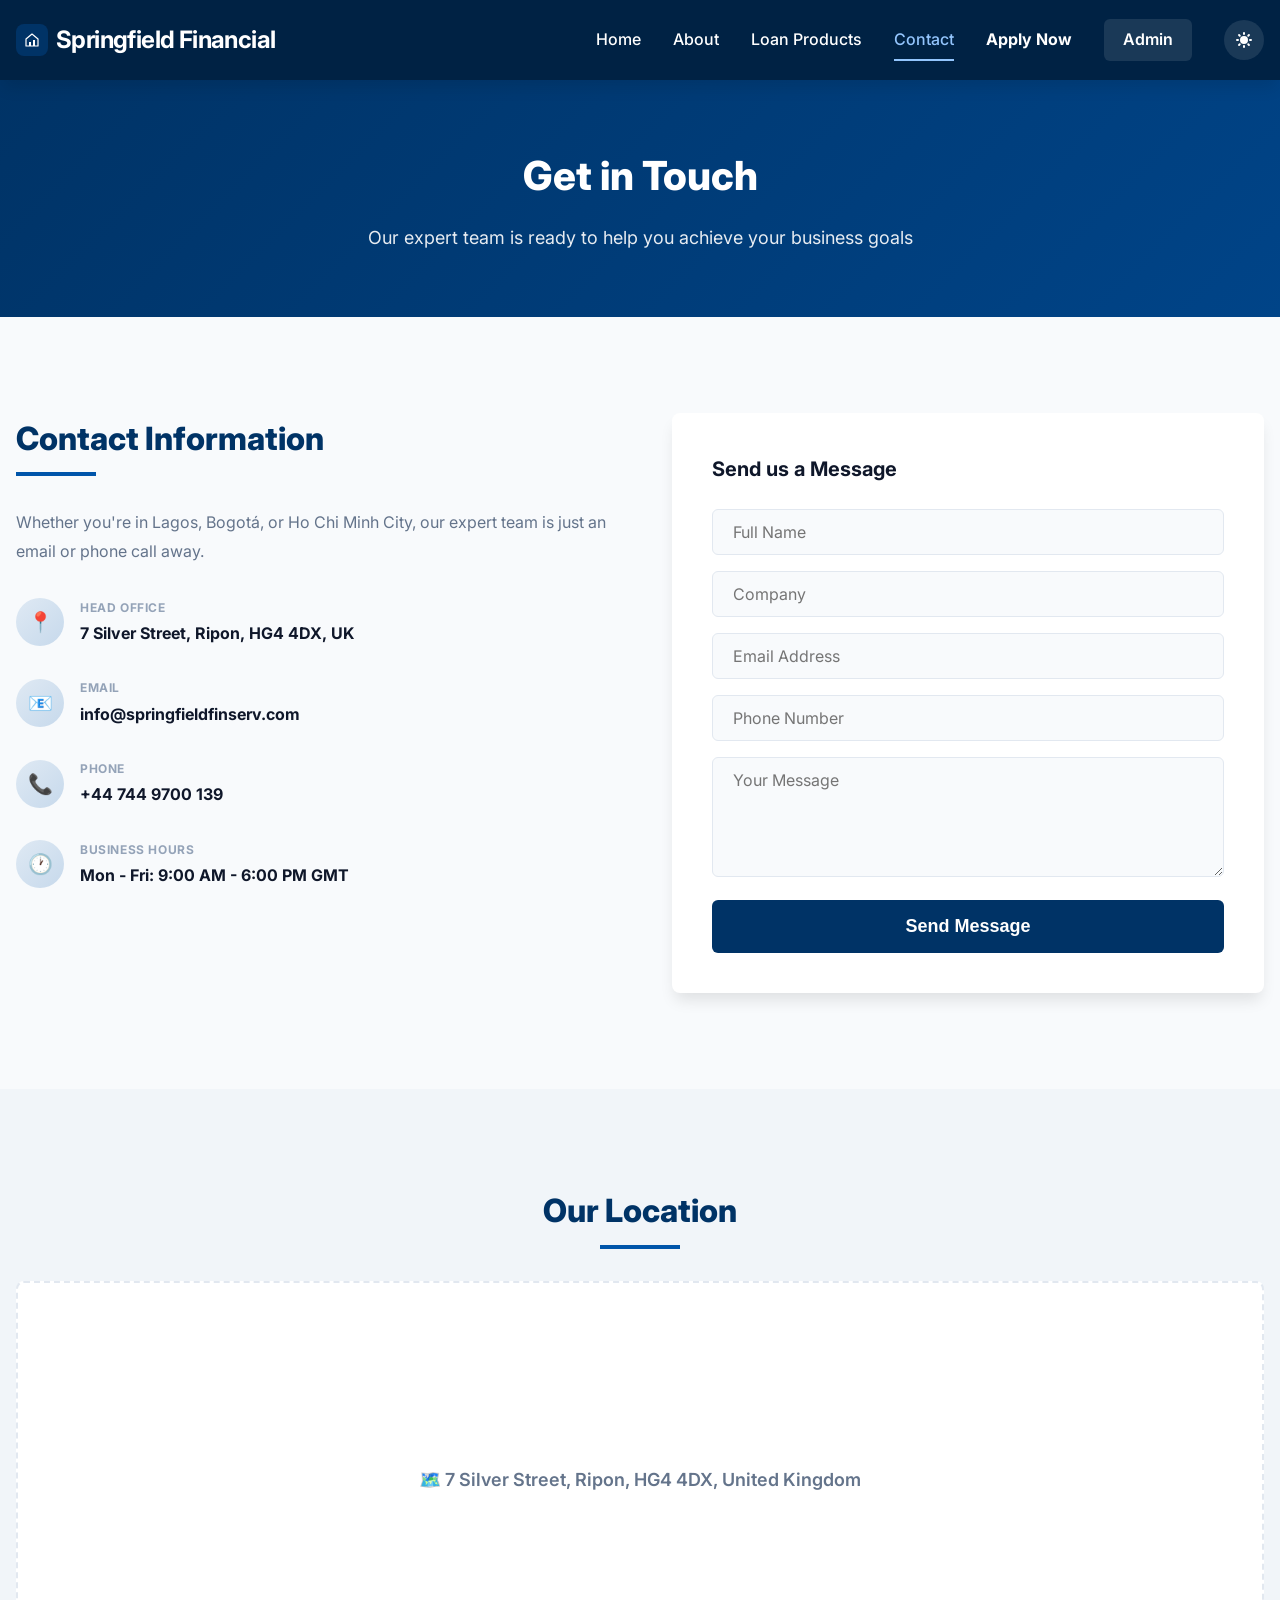
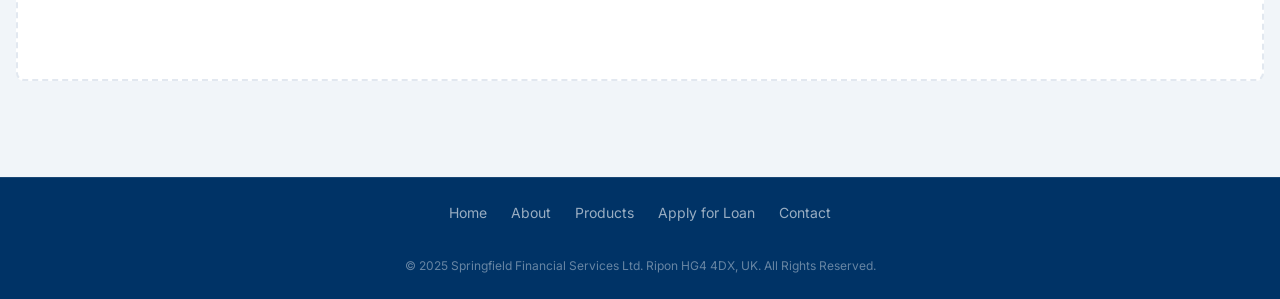
<file: contact.html>
<!DOCTYPE html>
<html lang="en" class="scroll-smooth">

<head>
    <meta charset="UTF-8">
    <meta name="viewport" content="width=device-width, initial-scale=1.0">
    <title>Contact Us | Springfield Financial Services</title>
    <link rel="stylesheet" href="styles.css">
    <link rel="preconnect" href="https://fonts.googleapis.com">
    <link rel="preconnect" href="https://fonts.gstatic.com" crossorigin>
    <link href="https://fonts.googleapis.com/css2?family=Inter:wght@300;400;500;600;700;800&display=swap"
        rel="stylesheet">
</head>

<body>
    <!-- Header -->
    <header class="header">
        <div class="header-container">
            <a href="index.html" class="logo" aria-label="Springfield Financial Home">
                <div class="logo-icon"
                    style="background-color:#003366; width:32px; height:32px; border-radius:8px; display:flex; align-items:center; justify-content:center;">
                    <svg viewBox="0 0 100 100" width="20" height="20" fill="none" stroke="currentColor" stroke-width="6"
                        stroke-linecap="round" stroke-linejoin="round" style="color:white;">
                        <path d="M20 45 L50 20 L80 45 V80 H20 Z" />
                        <path d="M35 80 V60 H45 V80" fill="white" stroke="none" />
                        <path d="M55 80 V50 H65 V80" fill="white" stroke="none" />
                    </svg>
                </div>
                <span class="logo-text">Springfield Financial</span>
            </a>
            <!-- Mobile Menu Toggle -->
            <button class="mobile-menu-toggle" id="mobileMenuToggle" aria-label="Toggle menu">
                <span id="menuIcon">☰</span>
            </button>

            <nav class="nav-menu">
                <a href="index.html" class="nav-link">Home</a>
                <a href="about.html" class="nav-link">About</a>
                <a href="products.html" class="nav-link">Loan Products</a>
                <a href="contact.html" class="nav-link active">Contact</a>
                <a href="apply.html" class="nav-link nav-link-bold">Apply Now</a>
                <a href="admin.html" class="btn-login">Admin</a>
                <button id="darkModeToggle" class="dark-mode-toggle" aria-label="Toggle dark mode">
                    <svg class="sun-icon" fill="currentColor" viewBox="0 0 20 20">
                        <path
                            d="M10 2a1 1 0 011 1v1a1 1 0 11-2 0V3a1 1 0 011-1zm4 8a4 4 0 11-8 0 4 4 0 018 0zm-.464 4.95l.707.707a1 1 0 001.414-1.414l-.707-.707a1 1 0 00-1.414 1.414zm2.12-10.607a1 1 0 010 1.414l-.706.707a1 1 0 11-1.414-1.414l.707-.707a1 1 0 011.414 0zM17 11a1 1 0 100-2h-1a1 1 0 100 2h1zm-7 4a1 1 0 011 1v1a1 1 0 11-2 0v-1a1 1 0 011-1zM5.05 6.464A1 1 0 106.465 5.05l-.708-.707a1 1 0 00-1.414 1.414l.707.707zm1.414 8.486l-.707.707a1 1 0 01-1.414-1.414l.707-.707a1 1 0 011.414 1.414zM4 11a1 1 0 100-2H3a1 1 0 000 2h1z" />
                    </svg>
                    <svg class="moon-icon" fill="currentColor" viewBox="0 0 20 20">
                        <path d="M17.293 13.293A8 8 0 016.707 2.707a8.001 8.001 0 1010.586 10.586z" />
                    </svg>
                </button>
            </nav>
        </div>
    </header>

    <!-- Mobile Menu Overlay -->
    <div class="mobile-overlay" id="mobileOverlay"></div>

    <!-- Page Header -->
    <section class="page-header">
        <div class="container">
            <h1 class="page-title">Get in Touch</h1>
            <p class="page-subtitle">Our expert team is ready to help you achieve your business goals</p>
        </div>
    </section>

    <!-- Contact Section -->
    <section class="contact-section">
        <div class="container">
            <div class="contact-grid">
                <div class="contact-info">
                    <h2 class="section-title">Contact Information</h2>
                    <div class="title-divider"></div>
                    <p class="contact-text">Whether you're in Lagos, Bogotá, or Ho Chi Minh City, our expert team is
                        just an email or phone call away.</p>

                    <div class="contact-details">
                        <div class="contact-item">
                            <div class="contact-icon">📍</div>
                            <div>
                                <p class="contact-label">Head Office</p>
                                <p class="contact-value">7 Silver Street, Ripon, HG4 4DX, UK</p>
                            </div>
                        </div>
                        <div class="contact-item">
                            <div class="contact-icon">📧</div>
                            <div>
                                <p class="contact-label">Email</p>
                                <p class="contact-value">info@springfieldfinserv.com</p>
                            </div>
                        </div>
                        <div class="contact-item">
                            <div class="contact-icon">📞</div>
                            <div>
                                <p class="contact-label">Phone</p>
                                <p class="contact-value">+44 744 9700 139</p>
                            </div>
                        </div>
                        <div class="contact-item">
                            <div class="contact-icon">🕐</div>
                            <div>
                                <p class="contact-label">Business Hours</p>
                                <p class="contact-value">Mon - Fri: 9:00 AM - 6:00 PM GMT</p>
                            </div>
                        </div>
                    </div>
                </div>

                <form id="contact-form" class="contact-form">
                    <h3 class="form-title">Send us a Message</h3>
                    <input type="text" name="name" placeholder="Full Name" required class="form-input">
                    <input type="text" name="company" placeholder="Company" required class="form-input">
                    <input type="email" name="email" placeholder="Email Address" required class="form-input">
                    <input type="tel" name="phone" placeholder="Phone Number" class="form-input">
                    <textarea name="message" placeholder="Your Message" required class="form-textarea"></textarea>
                    <button type="submit" class="btn btn-navy btn-large">Send Message</button>
                    <p id="form-success" class="form-success hidden">✓ Thank you! We'll get back to you soon.</p>
                </form>
            </div>
        </div>
    </section>

    <!-- Map Section -->
    <section class="map-section">
        <div class="container">
            <h2 class="section-title text-center">Our Location</h2>
            <div class="title-divider mx-auto"></div>
            <div class="map-placeholder">
                <p>🗺️ 7 Silver Street, Ripon, HG4 4DX, United Kingdom</p>
            </div>
        </div>
    </section>

    <!-- Footer -->
    <footer class="footer">
        <div class="footer-container">
            <div class="footer-links">
                <a href="index.html">Home</a>
                <a href="about.html">About</a>
                <a href="products.html">Products</a>
                <a href="apply.html">Apply for Loan</a>
                <a href="contact.html">Contact</a>
            </div>
            <p class="footer-copyright">© 2025 Springfield Financial Services Ltd. Ripon HG4 4DX, UK. All Rights
                Reserved.</p>
        </div>
    </footer>
</body>
<script src="script.js"></script>

</html>
</file>
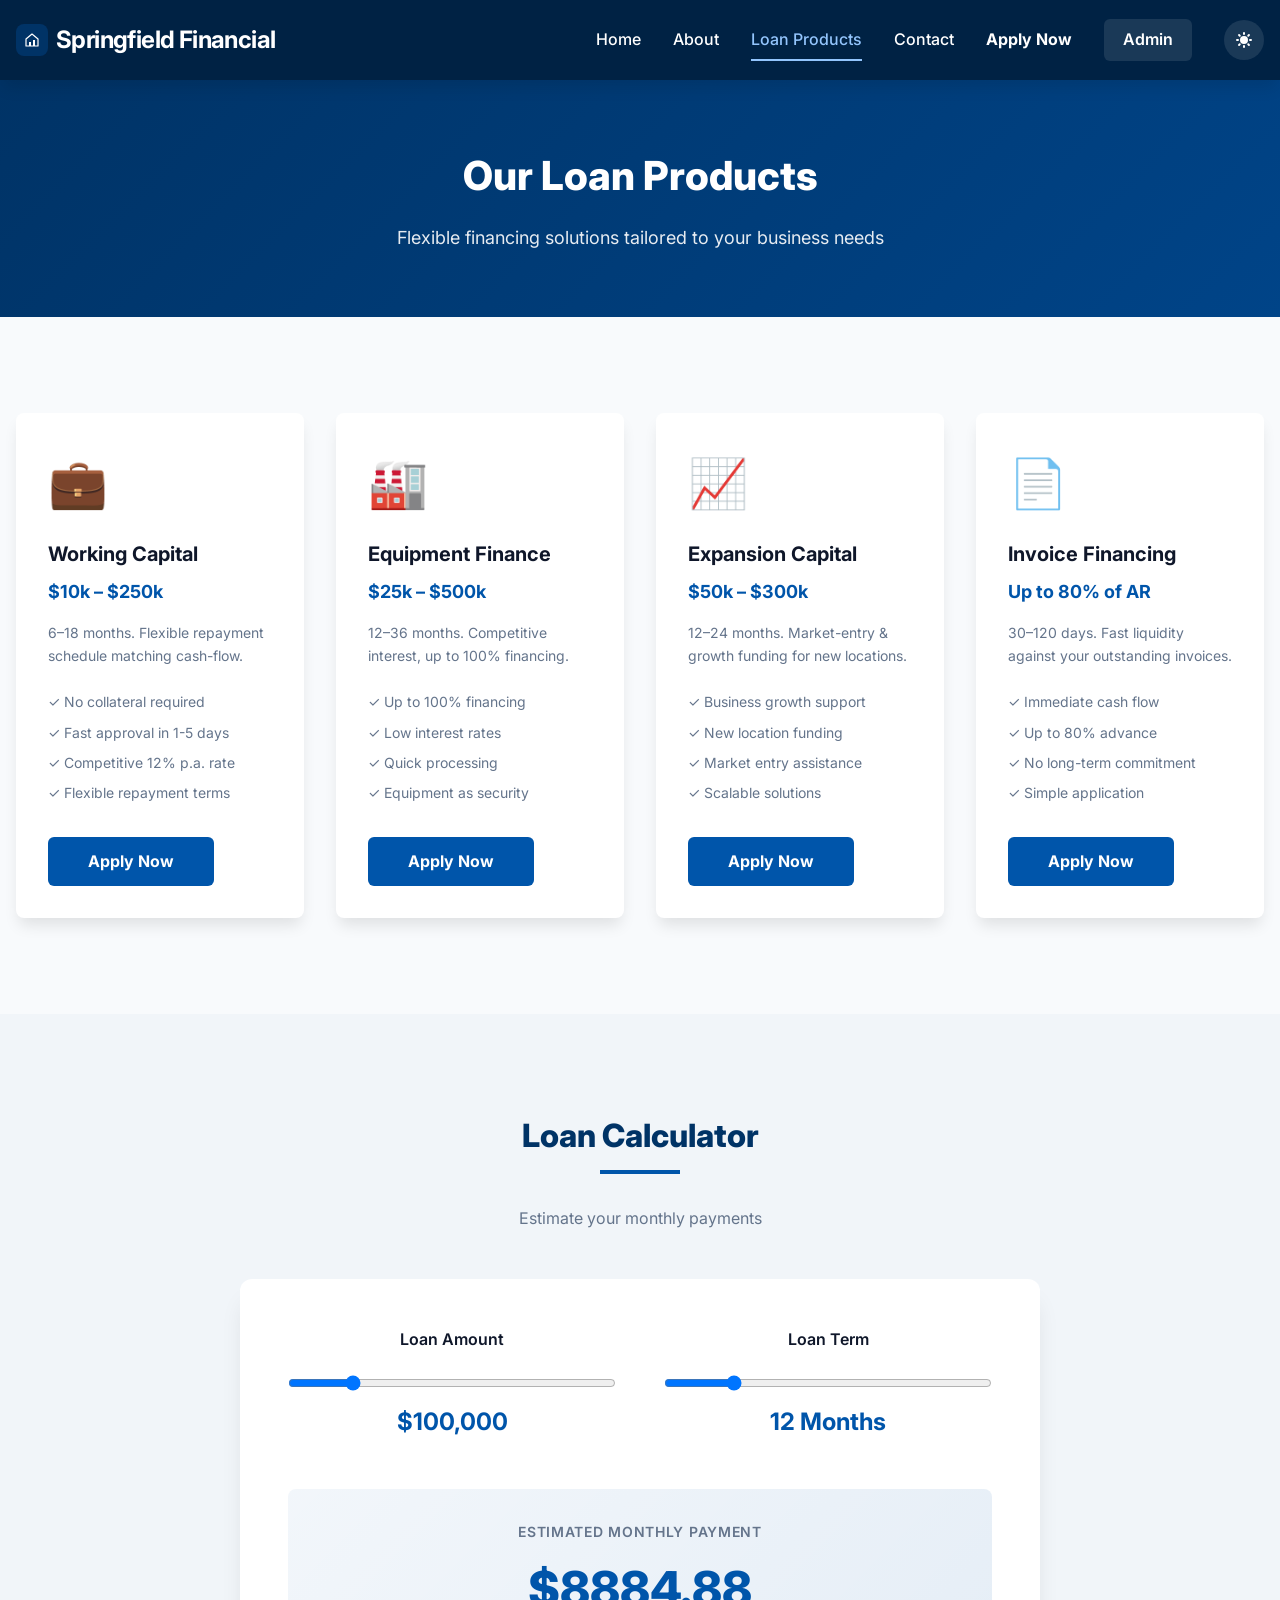
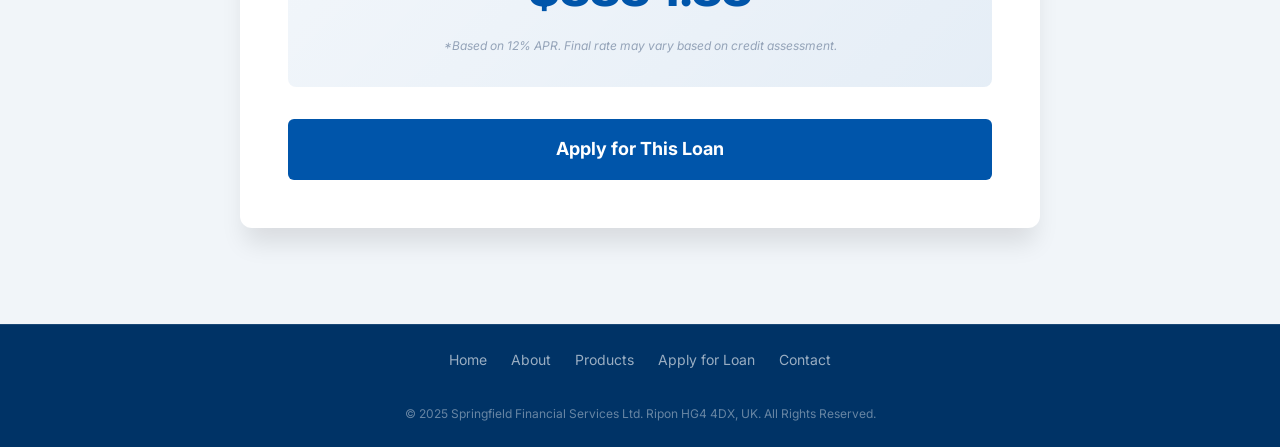
<file: products.html>
<!DOCTYPE html>
<html lang="en" class="scroll-smooth">

<head>
    <meta charset="UTF-8">
    <meta name="viewport" content="width=device-width, initial-scale=1.0">
    <title>Loan Products | Springfield Financial Services</title>
    <link rel="stylesheet" href="styles.css">
    <link rel="preconnect" href="https://fonts.googleapis.com">
    <link rel="preconnect" href="https://fonts.gstatic.com" crossorigin>
    <link href="https://fonts.googleapis.com/css2?family=Inter:wght@300;400;500;600;700;800&display=swap"
        rel="stylesheet">
</head>

<body>
    <!-- Header -->
    <header class="header">
        <div class="header-container">
            <a href="index.html" class="logo" aria-label="Springfield Financial Home">
                <div class="logo-icon"
                    style="background-color:#003366; width:32px; height:32px; border-radius:8px; display:flex; align-items:center; justify-content:center;">
                    <svg viewBox="0 0 100 100" width="20" height="20" fill="none" stroke="currentColor" stroke-width="6"
                        stroke-linecap="round" stroke-linejoin="round" style="color:white;">
                        <path d="M20 45 L50 20 L80 45 V80 H20 Z" />
                        <path d="M35 80 V60 H45 V80" fill="white" stroke="none" />
                        <path d="M55 80 V50 H65 V80" fill="white" stroke="none" />
                    </svg>
                </div>
                <span class="logo-text">Springfield Financial</span>
            </a>
            <!-- Mobile Menu Toggle -->
            <button class="mobile-menu-toggle" id="mobileMenuToggle" aria-label="Toggle menu">
                <span id="menuIcon">☰</span>
            </button>

            <nav class="nav-menu" id="navMenu">
                <a href="index.html" class="nav-link">Home</a>
                <a href="about.html" class="nav-link">About</a>
                <a href="products.html" class="nav-link active">Loan Products</a>
                <a href="contact.html" class="nav-link">Contact</a>
                <a href="apply.html" class="nav-link nav-link-bold">Apply Now</a>
                <a href="admin.html" class="btn-login">Admin</a>
                <button id="darkModeToggle" class="dark-mode-toggle" aria-label="Toggle dark mode">
                    <svg class="sun-icon" fill="currentColor" viewBox="0 0 20 20">
                        <path
                            d="M10 2a1 1 0 011 1v1a1 1 0 11-2 0V3a1 1 0 011-1zm4 8a4 4 0 11-8 0 4 4 0 018 0zm-.464 4.95l.707.707a1 1 0 001.414-1.414l-.707-.707a1 1 0 00-1.414 1.414zm2.12-10.607a1 1 0 010 1.414l-.706.707a1 1 0 11-1.414-1.414l.707-.707a1 1 0 011.414 0zM17 11a1 1 0 100-2h-1a1 1 0 100 2h1zm-7 4a1 1 0 011 1v1a1 1 0 11-2 0v-1a1 1 0 011-1zM5.05 6.464A1 1 0 106.465 5.05l-.708-.707a1 1 0 00-1.414 1.414l.707.707zm1.414 8.486l-.707.707a1 1 0 01-1.414-1.414l.707-.707a1 1 0 011.414 1.414zM4 11a1 1 0 100-2H3a1 1 0 000 2h1z" />
                    </svg>
                    <svg class="moon-icon" fill="currentColor" viewBox="0 0 20 20">
                        <path d="M17.293 13.293A8 8 0 016.707 2.707a8.001 8.001 0 1010.586 10.586z" />
                    </svg>
                </button>
            </nav>
        </div>
    </header>

    <!-- Mobile Menu Overlay -->
    <div class="mobile-overlay" id="mobileOverlay"></div>

    <!-- Page Header -->
    <section class="page-header">
        <div class="container">
            <h1 class="page-title">Our Loan Products</h1>
            <p class="page-subtitle">Flexible financing solutions tailored to your business needs</p>
        </div>
    </section>

    <!-- Products Section -->
    <section class="products-section">
        <div class="container">
            <div class="products-grid">
                <div class="product-card">
                    <div class="product-icon">💼</div>
                    <h3 class="product-name">Working Capital</h3>
                    <p class="product-amount">$10k – $250k</p>
                    <p class="product-description">6–18 months. Flexible repayment schedule matching cash-flow.</p>
                    <ul class="product-features">
                        <li>✓ No collateral required</li>
                        <li>✓ Fast approval in 1-5 days</li>
                        <li>✓ Competitive 12% p.a. rate</li>
                        <li>✓ Flexible repayment terms</li>
                    </ul>
                    <a href="apply.html" class="btn btn-primary">Apply Now</a>
                </div>

                <div class="product-card">
                    <div class="product-icon">🏭</div>
                    <h3 class="product-name">Equipment Finance</h3>
                    <p class="product-amount">$25k – $500k</p>
                    <p class="product-description">12–36 months. Competitive interest, up to 100% financing.</p>
                    <ul class="product-features">
                        <li>✓ Up to 100% financing</li>
                        <li>✓ Low interest rates</li>
                        <li>✓ Quick processing</li>
                        <li>✓ Equipment as security</li>
                    </ul>
                    <a href="apply.html" class="btn btn-primary">Apply Now</a>
                </div>

                <div class="product-card">
                    <div class="product-icon">📈</div>
                    <h3 class="product-name">Expansion Capital</h3>
                    <p class="product-amount">$50k – $300k</p>
                    <p class="product-description">12–24 months. Market-entry & growth funding for new locations.</p>
                    <ul class="product-features">
                        <li>✓ Business growth support</li>
                        <li>✓ New location funding</li>
                        <li>✓ Market entry assistance</li>
                        <li>✓ Scalable solutions</li>
                    </ul>
                    <a href="apply.html" class="btn btn-primary">Apply Now</a>
                </div>

                <div class="product-card">
                    <div class="product-icon">📄</div>
                    <h3 class="product-name">Invoice Financing</h3>
                    <p class="product-amount">Up to 80% of AR</p>
                    <p class="product-description">30–120 days. Fast liquidity against your outstanding invoices.</p>
                    <ul class="product-features">
                        <li>✓ Immediate cash flow</li>
                        <li>✓ Up to 80% advance</li>
                        <li>✓ No long-term commitment</li>
                        <li>✓ Simple application</li>
                    </ul>
                    <a href="apply.html" class="btn btn-primary">Apply Now</a>
                </div>
            </div>
        </div>
    </section>

    <!-- Loan Calculator -->
    <section class="calculator-section">
        <div class="container">
            <h2 class="section-title text-center">Loan Calculator</h2>
            <div class="title-divider mx-auto"></div>
            <p class="calculator-subtitle">Estimate your monthly payments</p>

            <div class="calculator-card">
                <div class="calculator-grid">
                    <div class="calculator-input">
                        <label for="loan-amount" class="calculator-label">Loan Amount</label>
                        <input type="range" id="loan-amount" min="10000" max="500000" step="10000" value="100000"
                            class="range-slider">
                        <p id="amount-label" class="calculator-value">$100,000</p>
                    </div>

                    <div class="calculator-input">
                        <label for="loan-term" class="calculator-label">Loan Term</label>
                        <input type="range" id="loan-term" min="6" max="36" step="6" value="12" class="range-slider">
                        <p id="term-label" class="calculator-value">12 Months</p>
                    </div>
                </div>

                <div class="calculator-result">
                    <p class="result-label">Estimated Monthly Payment</p>
                    <p id="monthly-payment" class="result-amount">$8,884.88</p>
                    <p class="result-note">*Based on 12% APR. Final rate may vary based on credit assessment.</p>
                </div>

                <a href="apply.html" class="btn btn-primary btn-large">Apply for This Loan</a>
            </div>
        </div>
    </section>

    <!-- Footer -->
    <footer class="footer">
        <div class="footer-container">
            <div class="footer-links">
                <a href="index.html">Home</a>
                <a href="about.html">About</a>
                <a href="products.html">Products</a>
                <a href="apply.html">Apply for Loan</a>
                <a href="contact.html">Contact</a>
            </div>
            <p class="footer-copyright">© 2025 Springfield Financial Services Ltd. Ripon HG4 4DX, UK. All Rights
                Reserved.</p>
        </div>
    </footer>
</body>
<script src="script.js"></script>

</html>
</file>
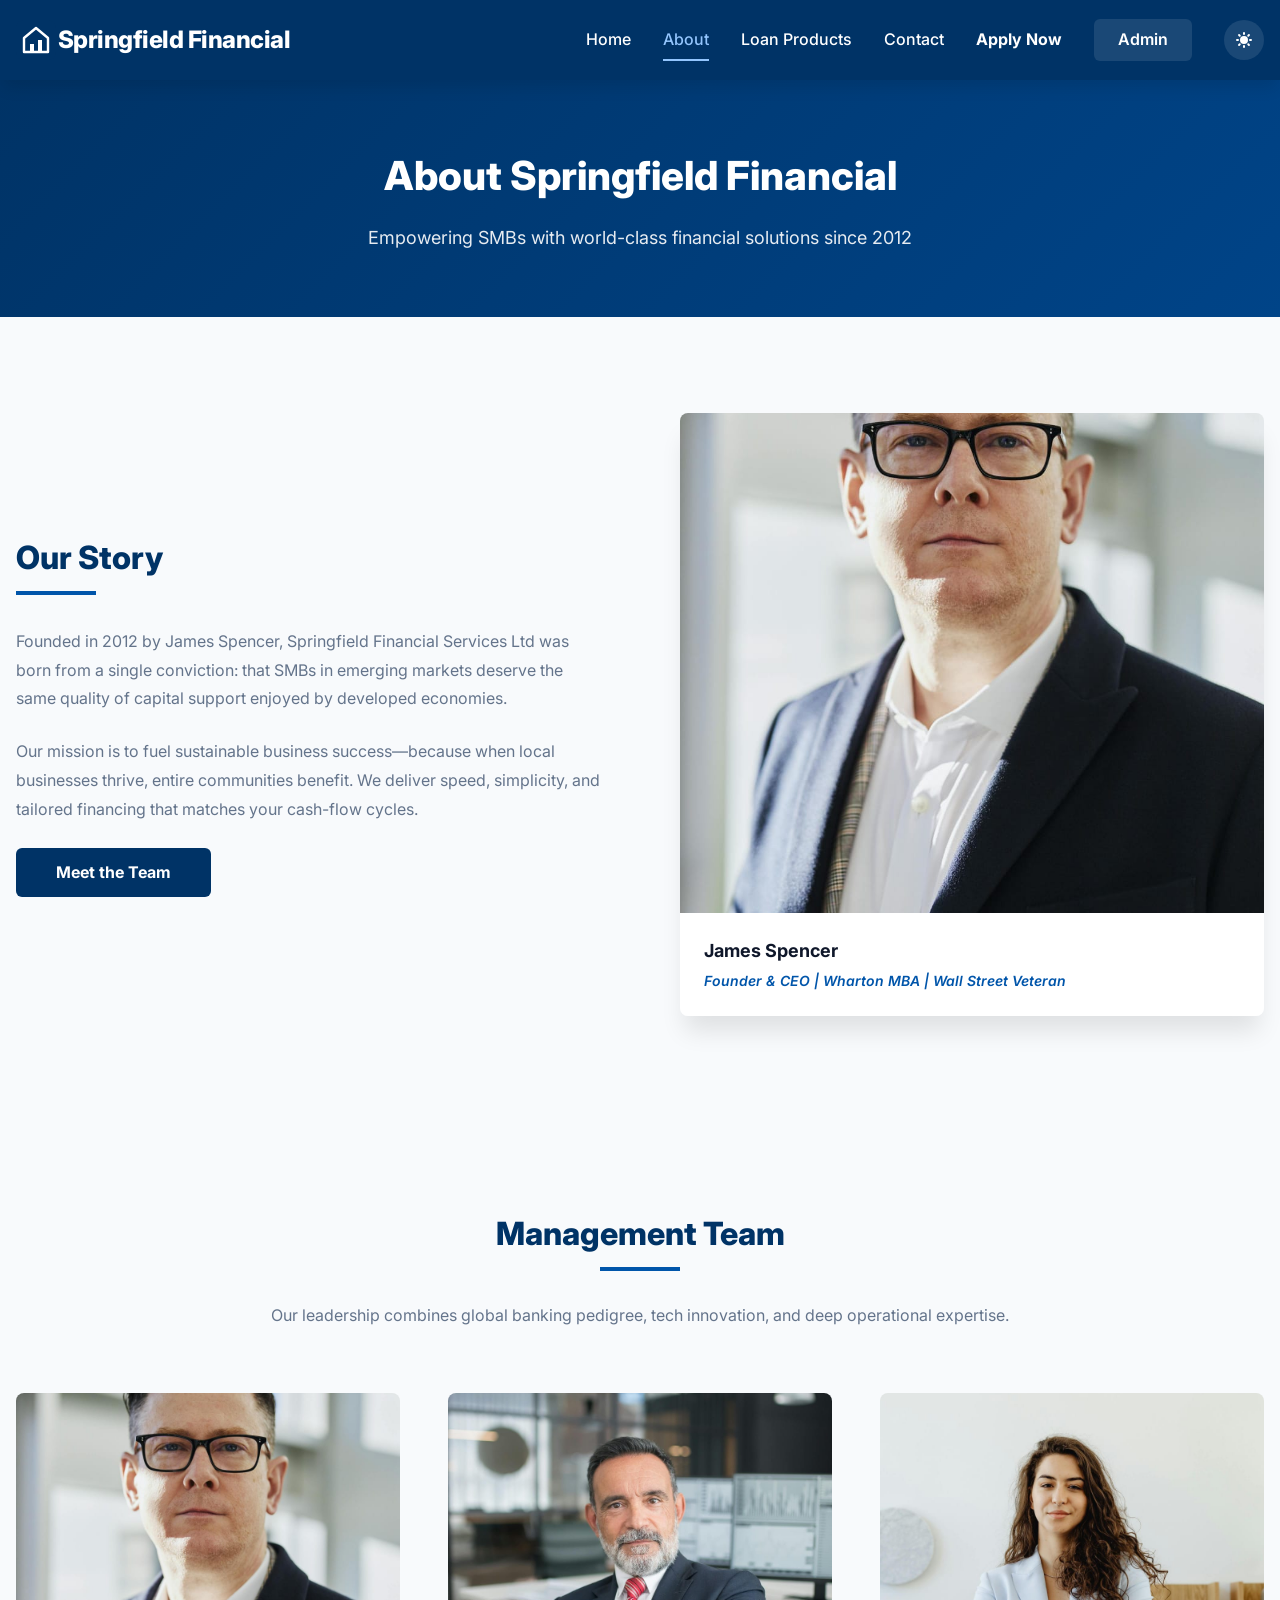
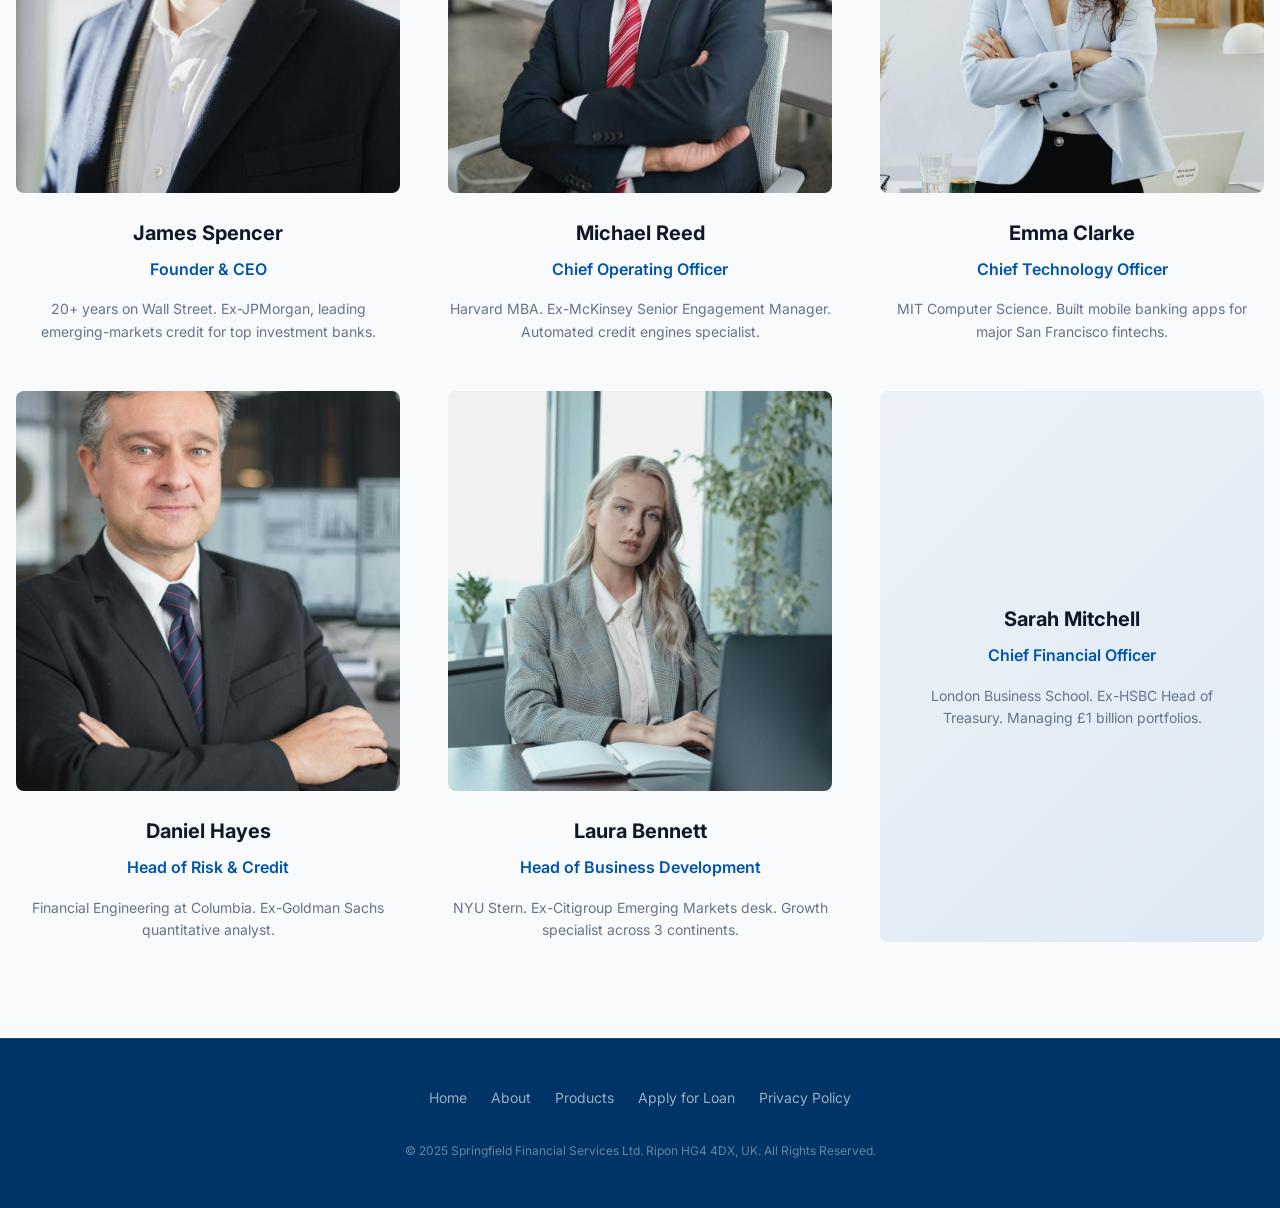
<file: frontend/about.html>
<!DOCTYPE html>
<html lang="en" class="scroll-smooth">
<head>
    <meta charset="UTF-8">
    <meta name="viewport" content="width=device-width, initial-scale=1.0">
    <title>About Us | Springfield Financial Services</title>
    <link rel="stylesheet" href="styles.css">
    <link rel="preconnect" href="https://fonts.googleapis.com">
    <link rel="preconnect" href="https://fonts.gstatic.com" crossorigin>
    <link href="https://fonts.googleapis.com/css2?family=Inter:wght@300;400;500;600;700;800&display=swap" rel="stylesheet">
</head>
<body>
    <!-- Header -->
    <header class="header">
        <div class="header-container">
            <div class="logo">
                <div class="logo-icon w-12 h-12 rounded-lg flex items-center justify-center" style="background-color: #003366;">
                    <svg viewBox="0 0 100 100" class="w-8 h-8 text-white" fill="none" stroke="currentColor" stroke-width="6" stroke-linecap="round" stroke-linejoin="round">
                        <path d="M20 45 L50 20 L80 45 V80 H20 Z" />
                        <path d="M35 80 V60 H45 V80" fill="white" stroke="none" />
                        <path d="M55 80 V50 H65 V80" fill="white" stroke="none" />
                    </svg>
                </div>
                <span class="logo-text">Springfield Financial</span>
            </div>
            <nav class="nav-menu">
                <a href="index.html" class="nav-link">Home</a>
                <a href="about.html" class="nav-link active">About</a>
                <a href="products.html" class="nav-link">Loan Products</a>
                <a href="contact.html" class="nav-link">Contact</a>
                <a href="apply.html" class="nav-link nav-link-bold">Apply Now</a>
                <a href="admin.html" class="btn-login">Admin</a>
                <button id="darkModeToggle" class="dark-mode-toggle" aria-label="Toggle dark mode">
                    <svg class="sun-icon" fill="currentColor" viewBox="0 0 20 20">
                        <path d="M10 2a1 1 0 011 1v1a1 1 0 11-2 0V3a1 1 0 011-1zm4 8a4 4 0 11-8 0 4 4 0 018 0zm-.464 4.95l.707.707a1 1 0 001.414-1.414l-.707-.707a1 1 0 00-1.414 1.414zm2.12-10.607a1 1 0 010 1.414l-.706.707a1 1 0 11-1.414-1.414l.707-.707a1 1 0 011.414 0zM17 11a1 1 0 100-2h-1a1 1 0 100 2h1zm-7 4a1 1 0 011 1v1a1 1 0 11-2 0v-1a1 1 0 011-1zM5.05 6.464A1 1 0 106.465 5.05l-.708-.707a1 1 0 00-1.414 1.414l.707.707zm1.414 8.486l-.707.707a1 1 0 01-1.414-1.414l.707-.707a1 1 0 011.414 1.414zM4 11a1 1 0 100-2H3a1 1 0 000 2h1z"/>
                    </svg>
                    <svg class="moon-icon" fill="currentColor" viewBox="0 0 20 20">
                        <path d="M17.293 13.293A8 8 0 016.707 2.707a8.001 8.001 0 1010.586 10.586z"/>
                    </svg>
                </button>
            </nav>
        </div>
    </header>

    <!-- Page Header -->
    <section class="page-header">
        <div class="container">
            <h1 class="page-title">About Springfield Financial</h1>
            <p class="page-subtitle">Empowering SMBs with world-class financial solutions since 2012</p>
        </div>
    </section>

    <!-- About Section -->
    <section class="about-section">
        <div class="container">
            <div class="about-grid">
                <div class="about-content">
                    <h2 class="section-title">Our Story</h2>
                    <div class="title-divider"></div>
                    <p class="about-text">
                        Founded in 2012 by James Spencer, Springfield Financial Services Ltd was born from a single conviction: that SMBs in emerging markets deserve the same quality of capital support enjoyed by developed economies.
                    </p>
                    <p class="about-text">
                        Our mission is to fuel sustainable business success—because when local businesses thrive, entire communities benefit. We deliver speed, simplicity, and tailored financing that matches your cash-flow cycles.
                    </p>
                    <a href="#management" class="btn btn-navy">Meet the Team</a>
                </div>
                <div class="founder-card">
                    <img src="attached_assets/CEO_1767393209752.jpeg" alt="James Spencer, Founder" class="founder-image">
                    <div class="founder-info">
                        <p class="founder-name">James Spencer</p>
                        <p class="founder-title">Founder & CEO | Wharton MBA | Wall Street Veteran</p>
                    </div>
                </div>
            </div>
        </div>
    </section>

    <!-- Management Team -->
    <section id="management" class="management-section">
        <div class="container">
            <h2 class="section-title text-center">Management Team</h2>
            <div class="title-divider mx-auto"></div>
            <p class="team-intro">Our leadership combines global banking pedigree, tech innovation, and deep operational expertise.</p>
            
            <div class="team-grid">
                <div class="team-member">
                    <div class="team-image-wrapper">
                        <img src="attached_assets/CEO_1767393209752.jpeg" alt="CEO" class="team-image">
                    </div>
                    <h4 class="team-name">James Spencer</h4>
                    <p class="team-role">Founder & CEO</p>
                    <p class="team-bio">20+ years on Wall Street. Ex-JPMorgan, leading emerging-markets credit for top investment banks.</p>
                </div>
                <div class="team-member">
                    <div class="team-image-wrapper">
                        <img src="attached_assets/COO_1767393209753.jpeg" alt="COO" class="team-image">
                    </div>
                    <h4 class="team-name">Michael Reed</h4>
                    <p class="team-role">Chief Operating Officer</p>
                    <p class="team-bio">Harvard MBA. Ex-McKinsey Senior Engagement Manager. Automated credit engines specialist.</p>
                </div>
                <div class="team-member">
                    <div class="team-image-wrapper">
                        <img src="attached_assets/CTO_1767394021138.jpeg" alt="CTO" class="team-image">
                    </div>
                    <h4 class="team-name">Emma Clarke</h4>
                    <p class="team-role">Chief Technology Officer</p>
                    <p class="team-bio">MIT Computer Science. Built mobile banking apps for major San Francisco fintechs.</p>
                </div>
                <div class="team-member">
                    <div class="team-image-wrapper">
                        <img src="attached_assets/Head_of_Risk_and_Credit_1767393209755.jpeg" alt="Risk" class="team-image">
                    </div>
                    <h4 class="team-name">Daniel Hayes</h4>
                    <p class="team-role">Head of Risk & Credit</p>
                    <p class="team-bio">Financial Engineering at Columbia. Ex-Goldman Sachs quantitative analyst.</p>
                </div>
                <div class="team-member">
                    <div class="team-image-wrapper">
                        <img src="attached_assets/Head_of_BD_1767394021138.jpeg" alt="BD" class="team-image">
                    </div>
                    <h4 class="team-name">Laura Bennett</h4>
                    <p class="team-role">Head of Business Development</p>
                    <p class="team-bio">NYU Stern. Ex-Citigroup Emerging Markets desk. Growth specialist across 3 continents.</p>
                </div>
                <div class="team-member team-member-alt">
                    <h4 class="team-name">Sarah Mitchell</h4>
                    <p class="team-role">Chief Financial Officer</p>
                    <p class="team-bio">London Business School. Ex-HSBC Head of Treasury. Managing £1 billion portfolios.</p>
                </div>
            </div>
        </div>
    </section>

    <!-- Footer -->
    <footer class="footer">
        <div class="footer-container">
            <div class="footer-links">
                <a href="index.html">Home</a>
                <a href="about.html">About</a>
                <a href="products.html">Products</a>
                <a href="apply.html">Apply for Loan</a>
                <a href="#">Privacy Policy</a>
            </div>
            <p class="footer-copyright">© 2025 Springfield Financial Services Ltd. Ripon HG4 4DX, UK. All Rights Reserved.</p>
        </div>
    </footer>

    <script src="script.js"></script>
</body>
</html>
</file>
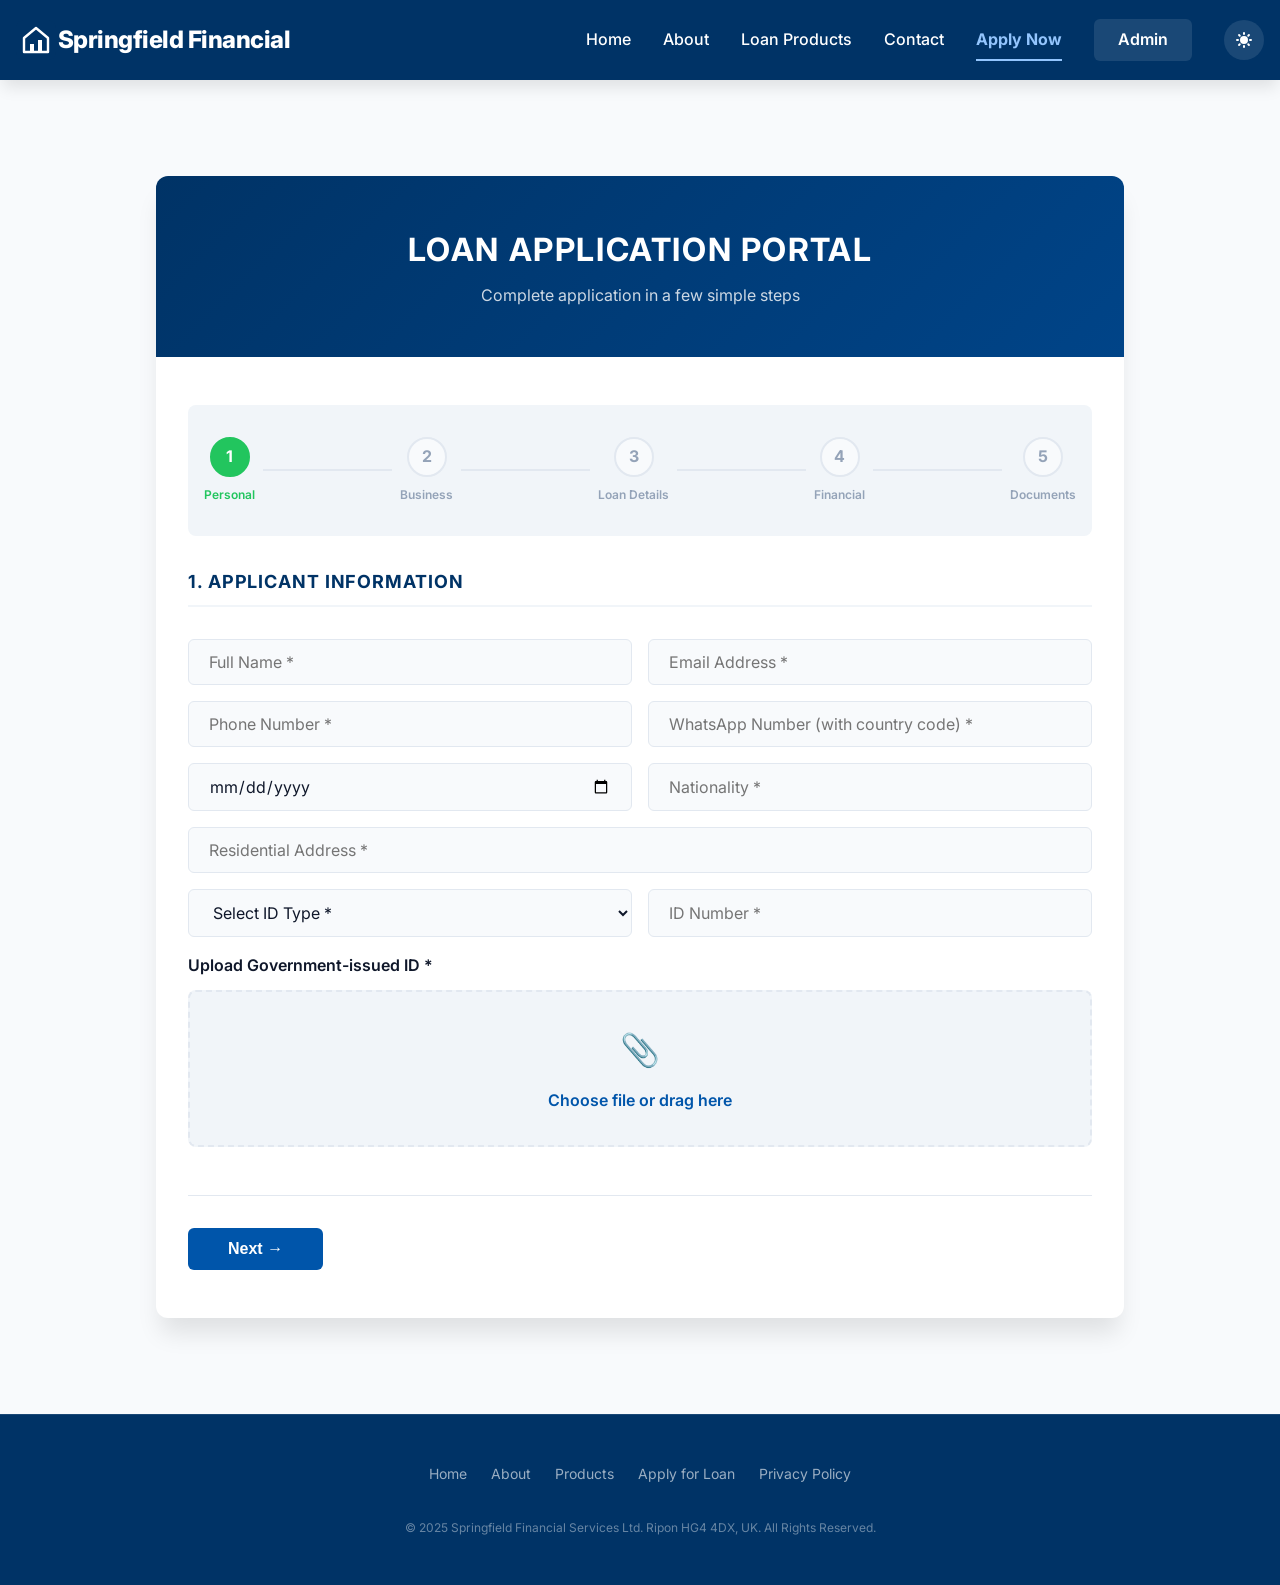
<file: frontend/apply.html>
<!DOCTYPE html>
<html lang="en" class="scroll-smooth">
<head>
    <meta charset="UTF-8">
    <meta name="viewport" content="width=device-width, initial-scale=1.0">
    <title>Apply for Loan | Springfield Financial Services</title>
    <link rel="stylesheet" href="styles.css">
    <link rel="preconnect" href="https://fonts.googleapis.com">
    <link rel="preconnect" href="https://fonts.gstatic.com" crossorigin>
    <link href="https://fonts.googleapis.com/css2?family=Inter:wght@300;400;500;600;700;800&display=swap" rel="stylesheet">
</head>
<body>
    <!-- Header -->
    <header class="header">
        <div class="header-container">
            <div class="logo">
                <div class="logo-icon w-12 h-12 rounded-lg flex items-center justify-center" style="background-color: #003366;">
                    <svg viewBox="0 0 100 100" class="w-8 h-8 text-white" fill="none" stroke="currentColor" stroke-width="6" stroke-linecap="round" stroke-linejoin="round">
                        <path d="M20 45 L50 20 L80 45 V80 H20 Z" />
                        <path d="M35 80 V60 H45 V80" fill="white" stroke="none" />
                        <path d="M55 80 V50 H65 V80" fill="white" stroke="none" />
                    </svg>
                </div>
                <span class="logo-text">Springfield Financial</span>
            </div>
            <nav class="nav-menu">
                <a href="index.html" class="nav-link">Home</a>
                <a href="about.html" class="nav-link">About</a>
                <a href="products.html" class="nav-link">Loan Products</a>
                <a href="contact.html" class="nav-link">Contact</a>
                <a href="apply.html" class="nav-link nav-link-bold active">Apply Now</a>
                <a href="admin.html" class="btn-login">Admin</a>
                <button id="darkModeToggle" class="dark-mode-toggle" aria-label="Toggle dark mode">
                    <svg class="sun-icon" fill="currentColor" viewBox="0 0 20 20">
                        <path d="M10 2a1 1 0 011 1v1a1 1 0 11-2 0V3a1 1 0 011-1zm4 8a4 4 0 11-8 0 4 4 0 018 0zm-.464 4.95l.707.707a1 1 0 001.414-1.414l-.707-.707a1 1 0 00-1.414 1.414zm2.12-10.607a1 1 0 010 1.414l-.706.707a1 1 0 11-1.414-1.414l.707-.707a1 1 0 011.414 0zM17 11a1 1 0 100-2h-1a1 1 0 100 2h1zm-7 4a1 1 0 011 1v1a1 1 0 11-2 0v-1a1 1 0 011-1zM5.05 6.464A1 1 0 106.465 5.05l-.708-.707a1 1 0 00-1.414 1.414l.707.707zm1.414 8.486l-.707.707a1 1 0 01-1.414-1.414l.707-.707a1 1 0 011.414 1.414zM4 11a1 1 0 100-2H3a1 1 0 000 2h1z"/>
                    </svg>
                    <svg class="moon-icon" fill="currentColor" viewBox="0 0 20 20">
                        <path d="M17.293 13.293A8 8 0 016.707 2.707a8.001 8.001 0 1010.586 10.586z"/>
                    </svg>
                </button>
            </nav>
        </div>
    </header>

    <!-- Application Form -->
    <section class="apply-section">
        <div class="container-medium">
            <div class="application-card">
                <div class="application-header">
                    <h2 class="application-title">Loan Application Portal</h2>
                    <p class="application-subtitle">Complete application in a few simple steps</p>
                </div>
                
                <form id="loanApplicationForm" class="application-form">
                    <!-- Honeypot -->
                    <div style="display:none;">
                        <input type="text" id="website" name="website" tabindex="-1">
                    </div>

                    <!-- Progress Indicator -->
                    <div class="progress-indicator">
                        <div class="progress-step active" data-step="1">
                            <div class="progress-circle">1</div>
                            <span class="progress-label">Personal</span>
                        </div>
                        <div class="progress-line"></div>
                        <div class="progress-step" data-step="2">
                            <div class="progress-circle">2</div>
                            <span class="progress-label">Business</span>
                        </div>
                        <div class="progress-line"></div>
                        <div class="progress-step" data-step="3">
                            <div class="progress-circle">3</div>
                            <span class="progress-label">Loan Details</span>
                        </div>
                        <div class="progress-line"></div>
                        <div class="progress-step" data-step="4">
                            <div class="progress-circle">4</div>
                            <span class="progress-label">Financial</span>
                        </div>
                        <div class="progress-line"></div>
                        <div class="progress-step" data-step="5">
                            <div class="progress-circle">5</div>
                            <span class="progress-label">Documents</span>
                        </div>
                    </div>
                    
                    <!-- Section 1: Applicant Information -->
                    <div class="form-section" data-section="1">
                        <h3 class="form-section-title">1. Applicant Information</h3>
                        <div class="form-row">
                            <input type="text" name="fullName" placeholder="Full Name *" required class="form-input">
                            <input type="email" name="email" placeholder="Email Address *" required class="form-input">
                        </div>
                        <div class="form-row">
                            <input type="tel" name="phone" placeholder="Phone Number *" required class="form-input">
                            <input type="tel" name="whatsapp" placeholder="WhatsApp Number (with country code) *" required class="form-input">
                        </div>
                        <div class="form-row">
                            <input type="date" name="dateOfBirth" placeholder="Date of Birth *" required class="form-input">
                            <input type="text" name="nationality" placeholder="Nationality *" required class="form-input">
                        </div>
                        <input type="text" name="address" placeholder="Residential Address *" required class="form-input full-width">
                        <div class="form-row">
                            <select name="idType" class="form-input" required>
                                <option value="">Select ID Type *</option>
                                <option value="passport">Passport</option>
                                <option value="national_id">National ID Card</option>
                                <option value="drivers_license">Driver's License</option>
                            </select>
                            <input type="text" name="idNumber" placeholder="ID Number *" required class="form-input">
                        </div>
                        <div class="file-upload-area">
                            <label class="file-upload-label">Upload Government-issued ID *</label>
                            <input type="file" name="idDocument" accept=".pdf,.jpg,.jpeg,.png" required class="file-input" id="idDocument">
                            <label for="idDocument" class="file-label-custom">
                                <span class="file-icon">📎</span>
                                <span class="file-text">Choose file or drag here</span>
                            </label>
                            <span class="file-name" id="idDocumentName"></span>
                        </div>
                    </div>

                    <!-- Section 2: Business Information -->
                    <div class="form-section hidden" data-section="2">
                        <h3 class="form-section-title">2. Business Information</h3>
                        <div class="form-row">
                            <input type="text" name="businessName" placeholder="Business Name *" required class="form-input">
                            <input type="text" name="businessRegNumber" placeholder="Business Registration Number *" required class="form-input">
                        </div>
                        <div class="form-row">
                            <select name="businessEntity" class="form-input" required>
                                <option value="">Type of Business Entity *</option>
                                <option value="sole_proprietorship">Sole Proprietorship</option>
                                <option value="partnership">Partnership</option>
                                <option value="limited_company">Limited Company (Ltd.)</option>
                                <option value="corporation">Corporation</option>
                                <option value="other">Other</option>
                            </select>
                            <input type="text" name="industry" placeholder="Industry/Sector *" required class="form-input">
                        </div>
                        <input type="text" name="businessAddress" placeholder="Business Address *" required class="form-input full-width">
                        <div class="form-row">
                            <input type="date" name="businessEstablished" placeholder="Date Business Established *" required class="form-input">
                            <input type="text" name="tin" placeholder="Tax Identification Number (TIN) *" required class="form-input">
                        </div>
                        <input type="url" name="businessWebsite" placeholder="Business Website (optional)" class="form-input full-width">
                        
                        <h4 class="subsection-title">Ownership & Management</h4>
                        <div class="form-row">
                            <input type="text" name="ownerNames" placeholder="Owner(s)/Directors' Names *" required class="form-input">
                            <input type="number" name="ownershipPercentage" placeholder="Ownership Percentage *" min="0" max="100" required class="form-input">
                        </div>
                        <div class="file-upload-area">
                            <label class="file-upload-label">Upload Business Registration Documents *</label>
                            <input type="file" name="businessDocs" accept=".pdf,.jpg,.jpeg,.png" required class="file-input" id="businessDocs" multiple>
                            <label for="businessDocs" class="file-label-custom">
                                <span class="file-icon">📎</span>
                                <span class="file-text">Choose files or drag here (multiple allowed)</span>
                            </label>
                            <span class="file-name" id="businessDocsName"></span>
                        </div>
                    </div>

                    <!-- Section 3: Loan Request Details -->
                    <div class="form-section hidden" data-section="3">
                        <h3 class="form-section-title">3. Loan Request Details</h3>
                        <div class="form-row">
                            <input type="number" name="loanAmount" placeholder="Loan Amount (USD) *" min="10000" max="500000" required class="form-input">
                            <select name="loanPurpose" class="form-input" required multiple size="1">
                                <option value="">Purpose of Loan *</option>
                                <option value="working_capital">Working Capital</option>
                                <option value="equipment">Equipment Purchase</option>
                                <option value="inventory">Inventory</option>
                                <option value="expansion">Business Expansion</option>
                                <option value="real_estate">Real Estate</option>
                                <option value="other">Other</option>
                            </select>
                        </div>
                        <div class="form-row">
                            <select name="repaymentTerm" class="form-input" required>
                                <option value="">Preferred Repayment Term *</option>
                                <option value="6">6 Months</option>
                                <option value="12">12 Months</option>
                                <option value="18">18 Months</option>
                                <option value="24">24 Months</option>
                                <option value="36">36 Months</option>
                            </select>
                            <input type="date" name="proposedStartDate" placeholder="Proposed Start Date *" required class="form-input">
                        </div>
                    </div>

                    <!-- Section 4: Business Financial Details -->
                    <div class="form-section hidden" data-section="4">
                        <h3 class="form-section-title">4. Business Financial Details</h3>
                        <div class="form-row">
                            <input type="number" name="annualRevenue" placeholder="Annual Revenue (Last Fiscal Year, USD) *" min="0" required class="form-input">
                            <input type="number" name="monthlySales" placeholder="Monthly Average Sales (USD) *" min="0" required class="form-input">
                        </div>
                        <div class="form-row">
                            <input type="number" name="monthlyExpenses" placeholder="Monthly Expenses (USD) *" min="0" required class="form-input">
                            <select name="existingLoans" class="form-input" required id="existingLoans">
                                <option value="">Existing Loans/Liabilities? *</option>
                                <option value="no">No</option>
                                <option value="yes">Yes</option>
                            </select>
                        </div>
                        
                        <!-- Existing Loan Details (conditional) -->
                        <div id="existingLoanDetails" class="hidden conditional-section">
                            <h4 class="subsection-title">Existing Loan Information</h4>
                            <div class="form-row">
                                <input type="text" name="lenderName" placeholder="Lender Name" class="form-input">
                                <input type="number" name="outstandingBalance" placeholder="Outstanding Balance (USD)" min="0" class="form-input">
                            </div>
                            <input type="number" name="monthlyRepayment" placeholder="Monthly Repayment (USD)" min="0" class="form-input full-width">
                        </div>

                        <div class="file-upload-area">
                            <label class="file-upload-label">Upload Bank Statements (Last 6 months) *</label>
                            <input type="file" name="bankStatements" accept=".pdf" required class="file-input" id="bankStatements" multiple>
                            <label for="bankStatements" class="file-label-custom">
                                <span class="file-icon">📎</span>
                                <span class="file-text">Choose PDF files (multiple allowed)</span>
                            </label>
                            <span class="file-name" id="bankStatementsName"></span>
                        </div>
                    </div>

                    <!-- Section 5: Declaration & Consent -->
                    <div class="form-section hidden" data-section="5">
                        <h3 class="form-section-title">5. Declaration & Consent</h3>
                        
                        <div class="file-upload-area">
                            <label class="file-upload-label">Upload Owner(s) IDs (if required)</label>
                            <input type="file" name="ownerIds" accept=".pdf,.jpg,.jpeg,.png" class="file-input" id="ownerIds" multiple>
                            <label for="ownerIds" class="file-label-custom">
                                <span class="file-icon">📎</span>
                                <span class="file-text">Choose files (optional)</span>
                            </label>
                            <span class="file-name" id="ownerIdsName"></span>
                        </div>

                        <div class="consent-section">
                            <label class="checkbox-container">
                                <input type="checkbox" name="certifyInfo" required>
                                <span class="checkmark"></span>
                                <span class="checkbox-text">I certify that the information provided is true and complete. *</span>
                            </label>

                            <label class="checkbox-container">
                                <input type="checkbox" name="authorizeVerification" required>
                                <span class="checkmark"></span>
                                <span class="checkbox-text">I authorize Springfield Financial Services Ltd to verify my credit and business history. *</span>
                            </label>

                            <label class="checkbox-container">
                                <input type="checkbox" name="agreeTerms" required>
                                <span class="checkmark"></span>
                                <span class="checkbox-text">I agree to the Terms and Conditions and Privacy Policy. *</span>
                            </label>
                        </div>

                        <div class="signature-section">
                            <label class="form-label">Digital Signature *</label>
                            <input type="text" name="digitalSignature" placeholder="Type your full name as signature" required class="form-input signature-input">
                            <p class="form-help-text">By typing your name, you are providing a legal digital signature</p>
                        </div>

                        <div class="form-row">
                            <select name="preferredContact" class="form-input">
                                <option value="">Preferred Contact Method</option>
                                <option value="phone">Phone</option>
                                <option value="email">Email</option>
                                <option value="whatsapp">WhatsApp</option>
                            </select>
                            <input type="text" name="submissionDate" class="form-input" readonly id="submissionDate">
                        </div>
                    </div>

                    <!-- Navigation Buttons -->
                    <div class="form-navigation">
                        <button type="button" class="btn btn-secondary" id="prevBtn" style="display: none;">← Previous</button>
                        <button type="button" class="btn btn-primary" id="nextBtn">Next →</button>
                        <button type="submit" class="btn btn-navy btn-submit" id="submitBtn" style="display: none;">Submit Application</button>
                    </div>
                </form>

                <!-- Confirmation Message -->
                <div id="confirmation" class="confirmation hidden">
                    <div class="confirmation-icon">✓</div>
                    <h2 class="confirmation-title">Application Submitted Successfully!</h2>
                    <p class="confirmation-text">Thank you for applying. Our team will review your application and contact you within 1-5 business days.</p>
                    <p class="confirmation-id">Application ID: <strong id="applicationId"></strong></p>
                    <a href="index.html" class="btn btn-navy">Return Home</a>
                </div>
            </div>
        </div>
    </section>

    <!-- Footer -->
    <footer class="footer">
        <div class="footer-container">
            <div class="footer-links">
                <a href="index.html">Home</a>
                <a href="about.html">About</a>
                <a href="products.html">Products</a>
                <a href="apply.html">Apply for Loan</a>
                <a href="#">Privacy Policy</a>
            </div>
            <p class="footer-copyright">© 2025 Springfield Financial Services Ltd. Ripon HG4 4DX, UK. All Rights Reserved.</p>
        </div>
    </footer>

    <script src="script.js"></script>
    <script src="apply.js"></script>
</body>
</html>
</file>
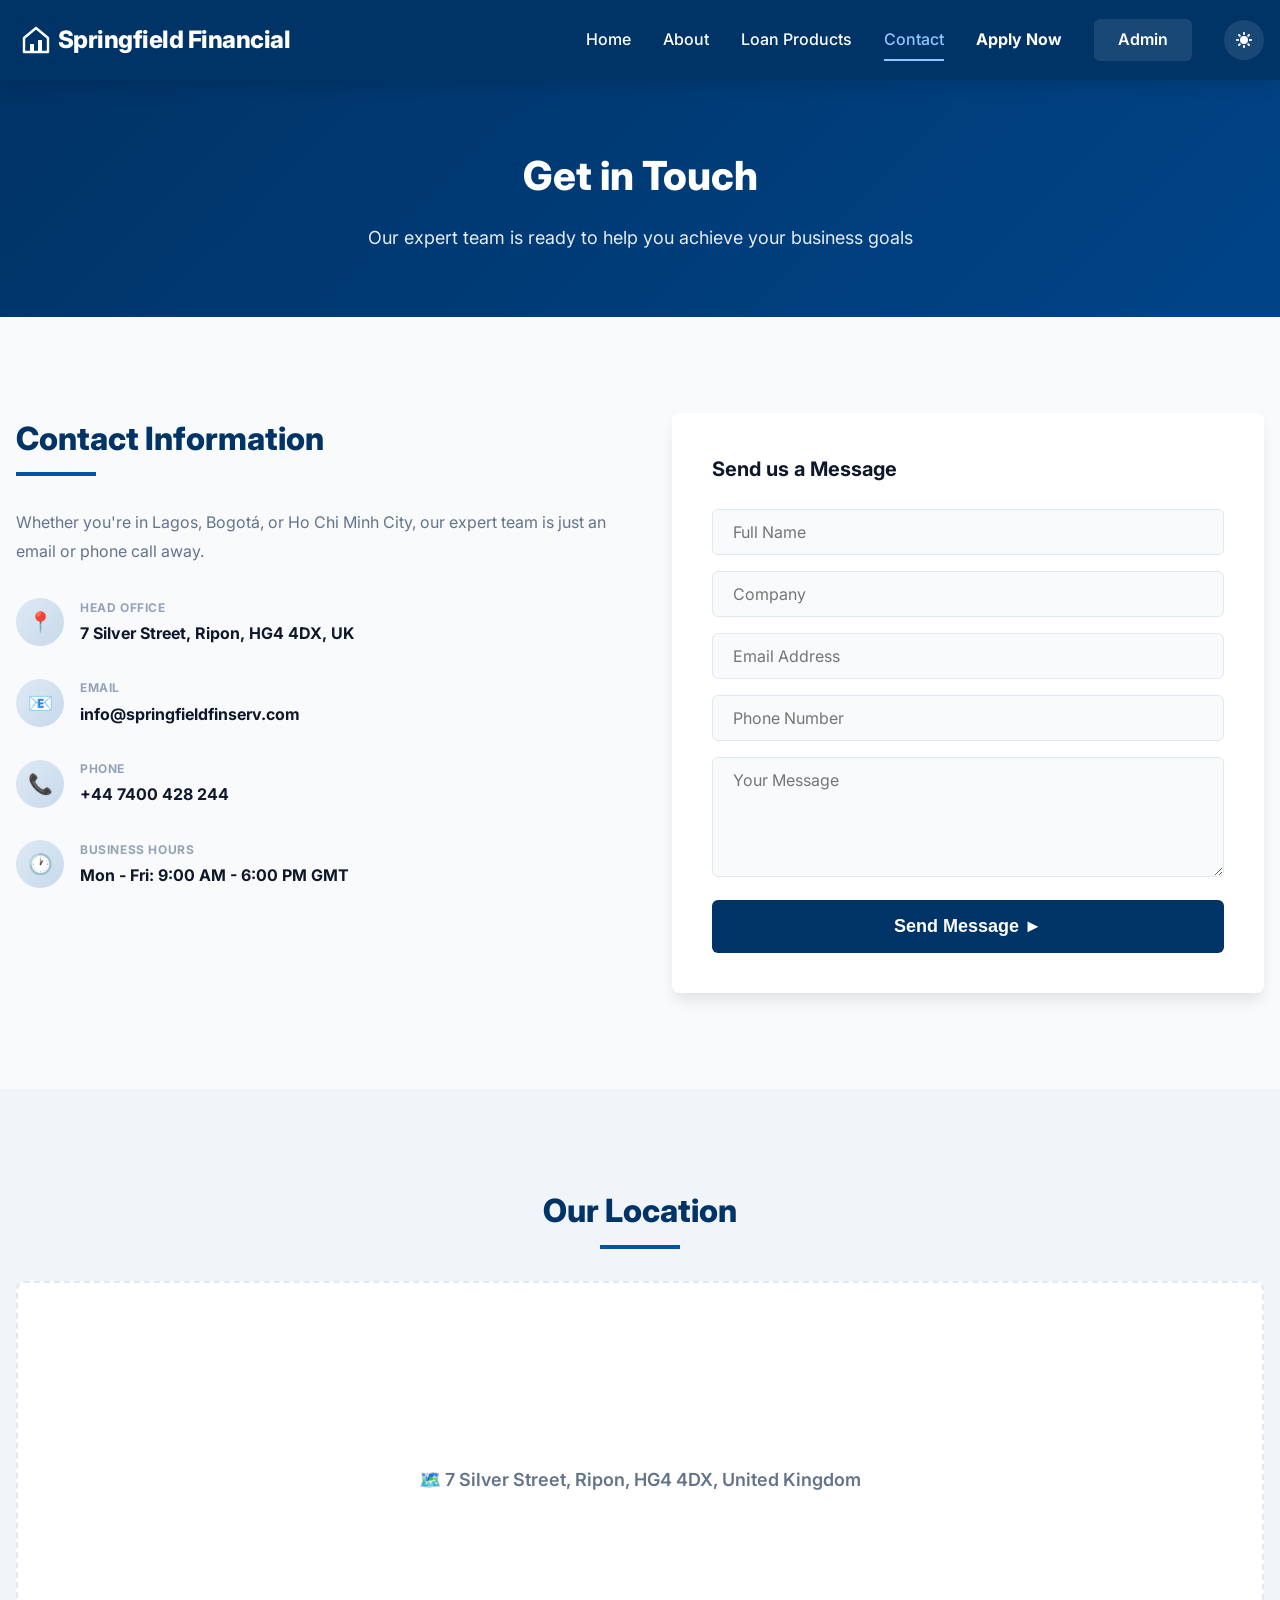
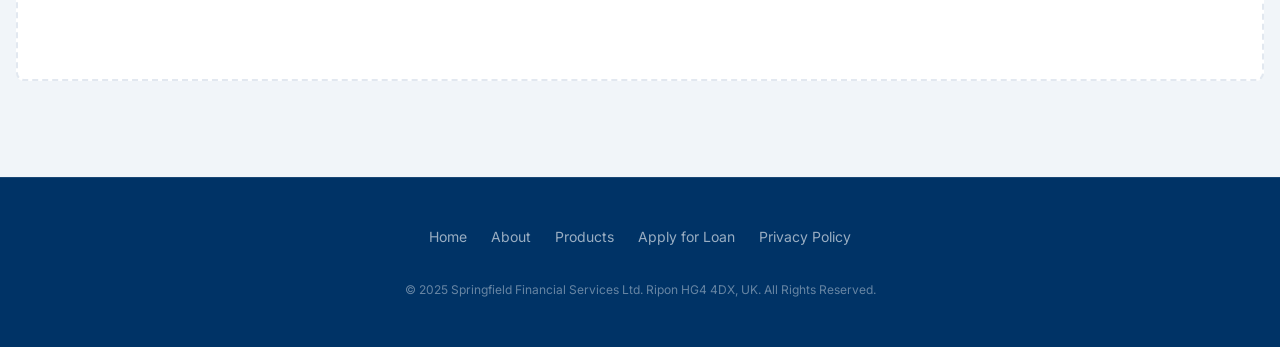
<file: frontend/contact.html>
<!DOCTYPE html>
<html lang="en" class="scroll-smooth">
<head>
    <meta charset="UTF-8">
    <meta name="viewport" content="width=device-width, initial-scale=1.0">
    <title>Contact Us | Springfield Financial Services</title>
    <link rel="stylesheet" href="styles.css">
    <link rel="preconnect" href="https://fonts.googleapis.com">
    <link rel="preconnect" href="https://fonts.gstatic.com" crossorigin>
    <link href="https://fonts.googleapis.com/css2?family=Inter:wght@300;400;500;600;700;800&display=swap" rel="stylesheet">
</head>
<body>
    <!-- Header -->
    <header class="header">
        <div class="header-container">
            <div class="logo">
                <div class="logo-icon w-12 h-12 rounded-lg flex items-center justify-center" style="background-color: #003366;">
                    <svg viewBox="0 0 100 100" class="w-8 h-8 text-white" fill="none" stroke="currentColor" stroke-width="6" stroke-linecap="round" stroke-linejoin="round">
                        <path d="M20 45 L50 20 L80 45 V80 H20 Z" />
                        <path d="M35 80 V60 H45 V80" fill="white" stroke="none" />
                        <path d="M55 80 V50 H65 V80" fill="white" stroke="none" />
                    </svg>
                </div>
                <span class="logo-text">Springfield Financial</span>
            </div>
            <nav class="nav-menu">
                <a href="index.html" class="nav-link">Home</a>
                <a href="about.html" class="nav-link">About</a>
                <a href="products.html" class="nav-link">Loan Products</a>
                <a href="contact.html" class="nav-link active">Contact</a>
                <a href="apply.html" class="nav-link nav-link-bold">Apply Now</a>
                <a href="admin.html" class="btn-login">Admin</a>
                <button id="darkModeToggle" class="dark-mode-toggle" aria-label="Toggle dark mode">
                    <svg class="sun-icon" fill="currentColor" viewBox="0 0 20 20">
                        <path d="M10 2a1 1 0 011 1v1a1 1 0 11-2 0V3a1 1 0 011-1zm4 8a4 4 0 11-8 0 4 4 0 018 0zm-.464 4.95l.707.707a1 1 0 001.414-1.414l-.707-.707a1 1 0 00-1.414 1.414zm2.12-10.607a1 1 0 010 1.414l-.706.707a1 1 0 11-1.414-1.414l.707-.707a1 1 0 011.414 0zM17 11a1 1 0 100-2h-1a1 1 0 100 2h1zm-7 4a1 1 0 011 1v1a1 1 0 11-2 0v-1a1 1 0 011-1zM5.05 6.464A1 1 0 106.465 5.05l-.708-.707a1 1 0 00-1.414 1.414l.707.707zm1.414 8.486l-.707.707a1 1 0 01-1.414-1.414l.707-.707a1 1 0 011.414 1.414zM4 11a1 1 0 100-2H3a1 1 0 000 2h1z"/>
                    </svg>
                    <svg class="moon-icon" fill="currentColor" viewBox="0 0 20 20">
                        <path d="M17.293 13.293A8 8 0 016.707 2.707a8.001 8.001 0 1010.586 10.586z"/>
                    </svg>
                </button>
            </nav>
        </div>
    </header>

    <!-- Page Header -->
    <section class="page-header">
        <div class="container">
            <h1 class="page-title">Get in Touch</h1>
            <p class="page-subtitle">Our expert team is ready to help you achieve your business goals</p>
        </div>
    </section>

    <!-- Contact Section -->
    <section class="contact-section">
        <div class="container">
            <div class="contact-grid">
                <div class="contact-info">
                    <h2 class="section-title">Contact Information</h2>
                    <div class="title-divider"></div>
                    <p class="contact-text">Whether you're in Lagos, Bogotá, or Ho Chi Minh City, our expert team is just an email or phone call away.</p>
                    
                    <div class="contact-details">
                        <div class="contact-item">
                            <div class="contact-icon">📍</div>
                            <div>
                                <p class="contact-label">Head Office</p>
                                <p class="contact-value">7 Silver Street, Ripon, HG4 4DX, UK</p>
                            </div>
                        </div>
                        <div class="contact-item">
                            <div class="contact-icon">📧</div>
                            <div>
                                <p class="contact-label">Email</p>
                                <p class="contact-value">info@springfieldfinserv.com</p>
                            </div>
                        </div>
                        <div class="contact-item">
                            <div class="contact-icon">📞</div>
                            <div>
                                <p class="contact-label">Phone</p>
                                <p class="contact-value">+44 7400 428 244</p>
                            </div>
                        </div>
                        <div class="contact-item">
                            <div class="contact-icon">🕐</div>
                            <div>
                                <p class="contact-label">Business Hours</p>
                                <p class="contact-value">Mon - Fri: 9:00 AM - 6:00 PM GMT</p>
                            </div>
                        </div>
                    </div>
                </div>

                <form id="contact-form" class="contact-form">
                    <h3 class="form-title">Send us a Message</h3>
                    <input type="text" name="name" placeholder="Full Name" required class="form-input">
                    <input type="text" name="company" placeholder="Company" required class="form-input">
                    <input type="email" name="email" placeholder="Email Address" required class="form-input">
                    <input type="tel" name="phone" placeholder="Phone Number" class="form-input">
                    <textarea name="message" placeholder="Your Message" required class="form-textarea"></textarea>
                    <button type="submit" class="btn btn-navy btn-large">Send Message ►</button>
                    <p id="form-success" class="form-success hidden">✓ Thank you! We'll get back to you soon.</p>
                </form>
            </div>
        </div>
    </section>

    <!-- Map Section -->
    <section class="map-section">
        <div class="container">
            <h2 class="section-title text-center">Our Location</h2>
            <div class="title-divider mx-auto"></div>
            <div class="map-placeholder">
                <p>🗺️ 7 Silver Street, Ripon, HG4 4DX, United Kingdom</p>
            </div>
        </div>
    </section>

    <!-- Footer -->
    <footer class="footer">
        <div class="footer-container">
            <div class="footer-links">
                <a href="index.html">Home</a>
                <a href="about.html">About</a>
                <a href="products.html">Products</a>
                <a href="apply.html">Apply for Loan</a>
                <a href="#">Privacy Policy</a>
            </div>
            <p class="footer-copyright">© 2025 Springfield Financial Services Ltd. Ripon HG4 4DX, UK. All Rights Reserved.</p>
        </div>
    </footer>

    <script src="script.js"></script>
</body>
</html>
</file>
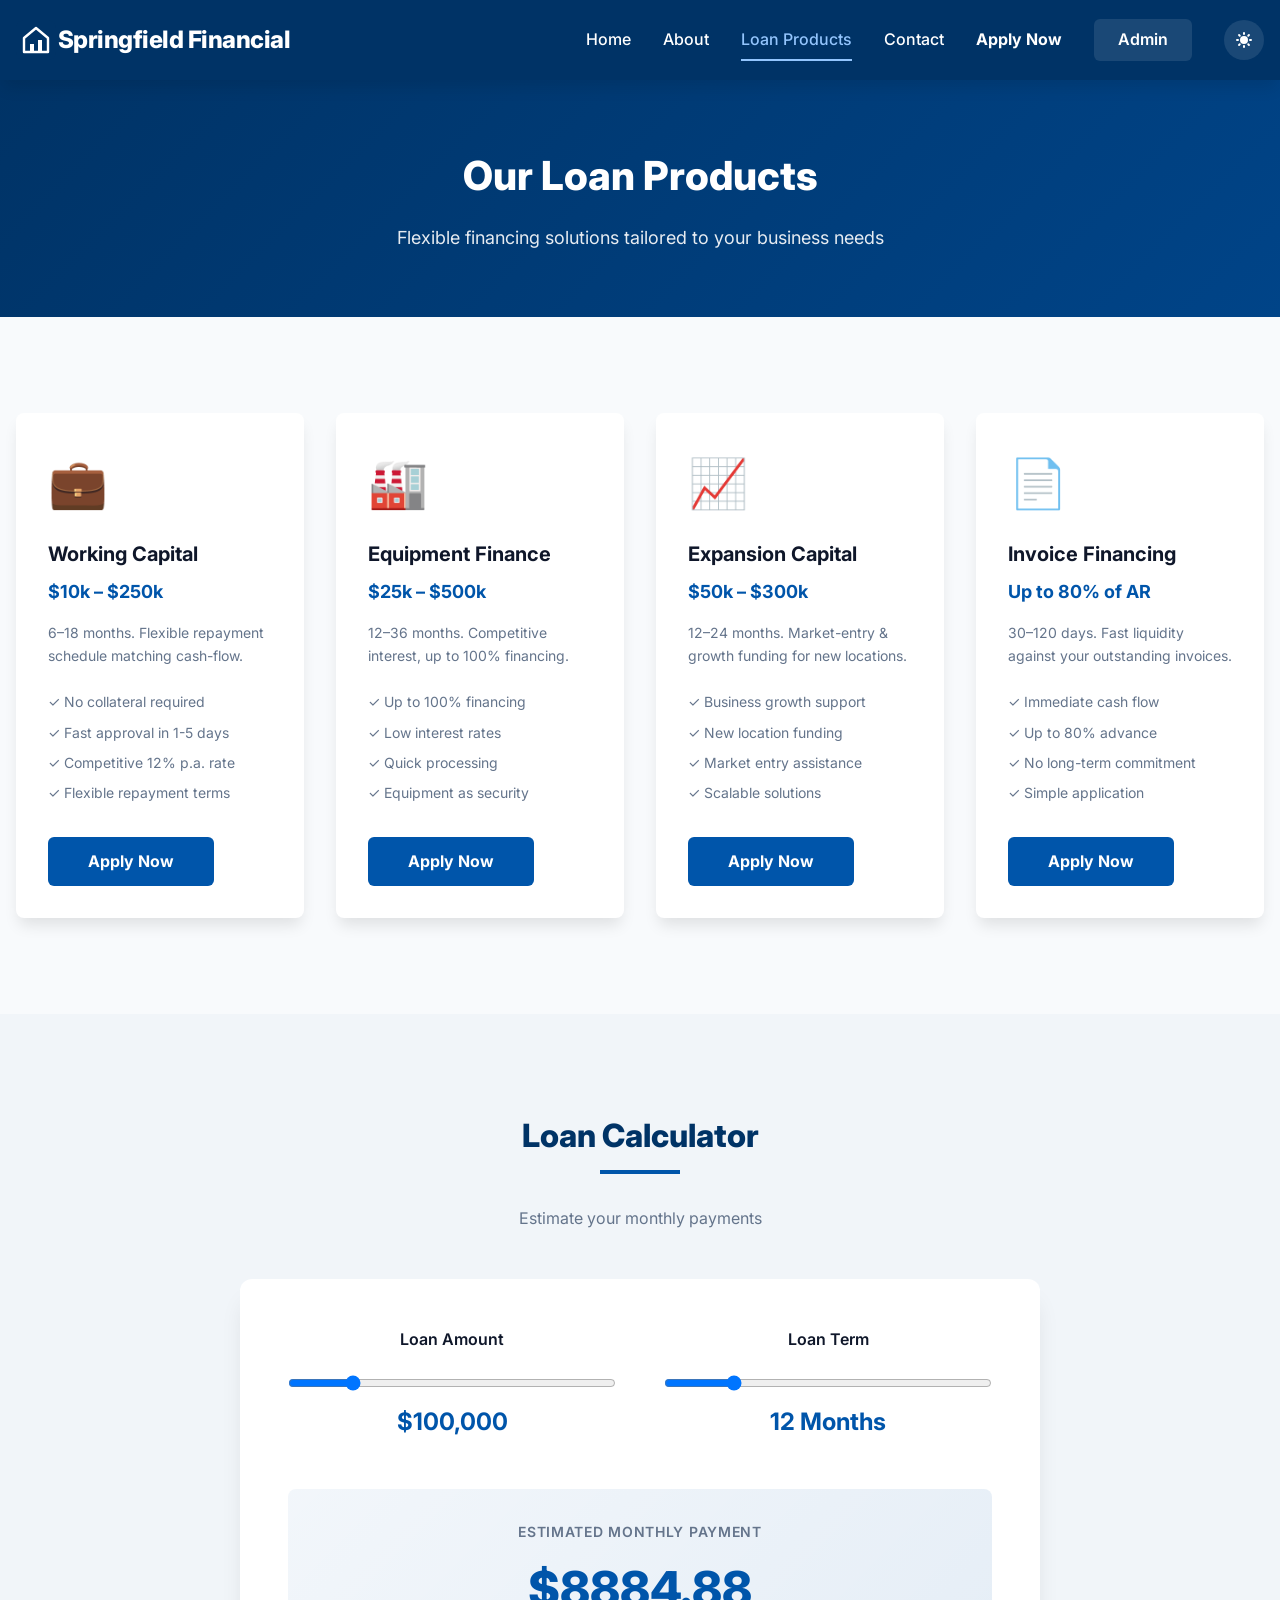
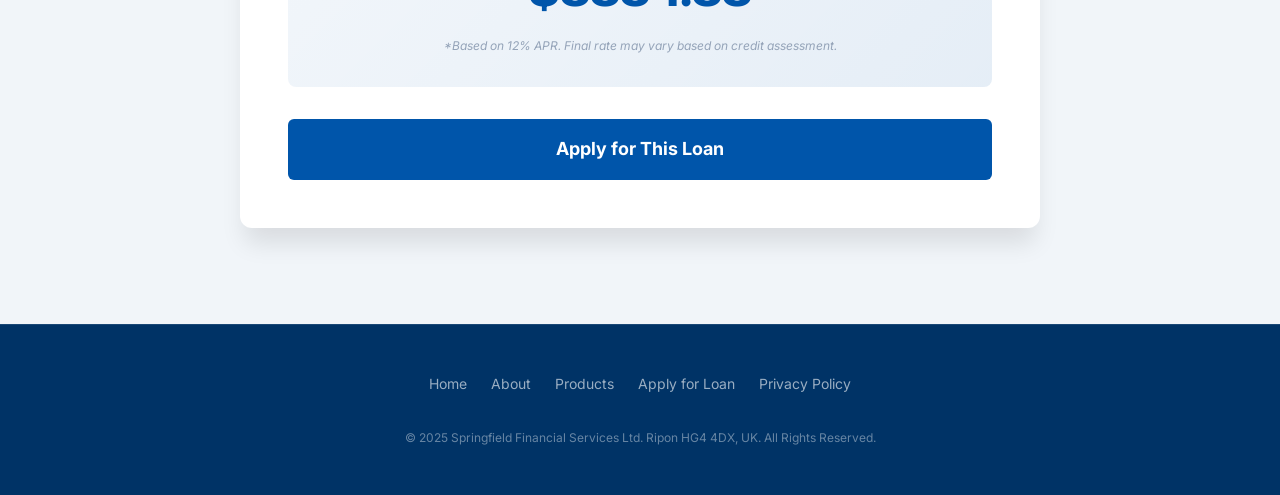
<file: frontend/products.html>
<!DOCTYPE html>
<html lang="en" class="scroll-smooth">
<head>
    <meta charset="UTF-8">
    <meta name="viewport" content="width=device-width, initial-scale=1.0">
    <title>Loan Products | Springfield Financial Services</title>
    <link rel="stylesheet" href="styles.css">
    <link rel="preconnect" href="https://fonts.googleapis.com">
    <link rel="preconnect" href="https://fonts.gstatic.com" crossorigin>
    <link href="https://fonts.googleapis.com/css2?family=Inter:wght@300;400;500;600;700;800&display=swap" rel="stylesheet">
</head>
<body>
    <!-- Header -->
    <header class="header">
        <div class="header-container">
            <div class="logo">
                <div class="logo-icon w-12 h-12 rounded-lg flex items-center justify-center" style="background-color: #003366;">
                    <svg viewBox="0 0 100 100" class="w-8 h-8 text-white" fill="none" stroke="currentColor" stroke-width="6" stroke-linecap="round" stroke-linejoin="round">
                        <path d="M20 45 L50 20 L80 45 V80 H20 Z" />
                        <path d="M35 80 V60 H45 V80" fill="white" stroke="none" />
                        <path d="M55 80 V50 H65 V80" fill="white" stroke="none" />
                    </svg>
                </div>
                <span class="logo-text">Springfield Financial</span>
            </div>
            <nav class="nav-menu">
                <a href="index.html" class="nav-link">Home</a>
                <a href="about.html" class="nav-link">About</a>
                <a href="products.html" class="nav-link active">Loan Products</a>
                <a href="contact.html" class="nav-link">Contact</a>
                <a href="apply.html" class="nav-link nav-link-bold">Apply Now</a>
                <a href="admin.html" class="btn-login">Admin</a>
                <button id="darkModeToggle" class="dark-mode-toggle" aria-label="Toggle dark mode">
                    <svg class="sun-icon" fill="currentColor" viewBox="0 0 20 20">
                        <path d="M10 2a1 1 0 011 1v1a1 1 0 11-2 0V3a1 1 0 011-1zm4 8a4 4 0 11-8 0 4 4 0 018 0zm-.464 4.95l.707.707a1 1 0 001.414-1.414l-.707-.707a1 1 0 00-1.414 1.414zm2.12-10.607a1 1 0 010 1.414l-.706.707a1 1 0 11-1.414-1.414l.707-.707a1 1 0 011.414 0zM17 11a1 1 0 100-2h-1a1 1 0 100 2h1zm-7 4a1 1 0 011 1v1a1 1 0 11-2 0v-1a1 1 0 011-1zM5.05 6.464A1 1 0 106.465 5.05l-.708-.707a1 1 0 00-1.414 1.414l.707.707zm1.414 8.486l-.707.707a1 1 0 01-1.414-1.414l.707-.707a1 1 0 011.414 1.414zM4 11a1 1 0 100-2H3a1 1 0 000 2h1z"/>
                    </svg>
                    <svg class="moon-icon" fill="currentColor" viewBox="0 0 20 20">
                        <path d="M17.293 13.293A8 8 0 016.707 2.707a8.001 8.001 0 1010.586 10.586z"/>
                    </svg>
                </button>
            </nav>
        </div>
    </header>

    <!-- Page Header -->
    <section class="page-header">
        <div class="container">
            <h1 class="page-title">Our Loan Products</h1>
            <p class="page-subtitle">Flexible financing solutions tailored to your business needs</p>
        </div>
    </section>

    <!-- Products Section -->
    <section class="products-section">
        <div class="container">
            <div class="products-grid">
                <div class="product-card">
                    <div class="product-icon">💼</div>
                    <h3 class="product-name">Working Capital</h3>
                    <p class="product-amount">$10k – $250k</p>
                    <p class="product-description">6–18 months. Flexible repayment schedule matching cash-flow.</p>
                    <ul class="product-features">
                        <li>✓ No collateral required</li>
                        <li>✓ Fast approval in 1-5 days</li>
                        <li>✓ Competitive 12% p.a. rate</li>
                        <li>✓ Flexible repayment terms</li>
                    </ul>
                    <a href="apply.html" class="btn btn-primary">Apply Now</a>
                </div>

                <div class="product-card">
                    <div class="product-icon">🏭</div>
                    <h3 class="product-name">Equipment Finance</h3>
                    <p class="product-amount">$25k – $500k</p>
                    <p class="product-description">12–36 months. Competitive interest, up to 100% financing.</p>
                    <ul class="product-features">
                        <li>✓ Up to 100% financing</li>
                        <li>✓ Low interest rates</li>
                        <li>✓ Quick processing</li>
                        <li>✓ Equipment as security</li>
                    </ul>
                    <a href="apply.html" class="btn btn-primary">Apply Now</a>
                </div>

                <div class="product-card">
                    <div class="product-icon">📈</div>
                    <h3 class="product-name">Expansion Capital</h3>
                    <p class="product-amount">$50k – $300k</p>
                    <p class="product-description">12–24 months. Market-entry & growth funding for new locations.</p>
                    <ul class="product-features">
                        <li>✓ Business growth support</li>
                        <li>✓ New location funding</li>
                        <li>✓ Market entry assistance</li>
                        <li>✓ Scalable solutions</li>
                    </ul>
                    <a href="apply.html" class="btn btn-primary">Apply Now</a>
                </div>

                <div class="product-card">
                    <div class="product-icon">📄</div>
                    <h3 class="product-name">Invoice Financing</h3>
                    <p class="product-amount">Up to 80% of AR</p>
                    <p class="product-description">30–120 days. Fast liquidity against your outstanding invoices.</p>
                    <ul class="product-features">
                        <li>✓ Immediate cash flow</li>
                        <li>✓ Up to 80% advance</li>
                        <li>✓ No long-term commitment</li>
                        <li>✓ Simple application</li>
                    </ul>
                    <a href="apply.html" class="btn btn-primary">Apply Now</a>
                </div>
            </div>
        </div>
    </section>

    <!-- Loan Calculator -->
    <section class="calculator-section">
        <div class="container">
            <h2 class="section-title text-center">Loan Calculator</h2>
            <div class="title-divider mx-auto"></div>
            <p class="calculator-subtitle">Estimate your monthly payments</p>

            <div class="calculator-card">
                <div class="calculator-grid">
                    <div class="calculator-input">
                        <label for="loan-amount" class="calculator-label">Loan Amount</label>
                        <input type="range" id="loan-amount" min="10000" max="500000" step="10000" value="100000" class="range-slider">
                        <p id="amount-label" class="calculator-value">$100,000</p>
                    </div>

                    <div class="calculator-input">
                        <label for="loan-term" class="calculator-label">Loan Term</label>
                        <input type="range" id="loan-term" min="6" max="36" step="6" value="12" class="range-slider">
                        <p id="term-label" class="calculator-value">12 Months</p>
                    </div>
                </div>

                <div class="calculator-result">
                    <p class="result-label">Estimated Monthly Payment</p>
                    <p id="monthly-payment" class="result-amount">$8,884.88</p>
                    <p class="result-note">*Based on 12% APR. Final rate may vary based on credit assessment.</p>
                </div>

                <a href="apply.html" class="btn btn-primary btn-large">Apply for This Loan</a>
            </div>
        </div>
    </section>

    <!-- Footer -->
    <footer class="footer">
        <div class="footer-container">
            <div class="footer-links">
                <a href="index.html">Home</a>
                <a href="about.html">About</a>
                <a href="products.html">Products</a>
                <a href="apply.html">Apply for Loan</a>
                <a href="#">Privacy Policy</a>
            </div>
            <p class="footer-copyright">© 2025 Springfield Financial Services Ltd. Ripon HG4 4DX, UK. All Rights Reserved.</p>
        </div>
    </footer>

    <script src="script.js"></script>
</body>
</html>
</file>
<file: styles.css>
/* CSS VARIABLES & RESET */
:root {
  --navy: #003366;
  --navy-dark: #002244;
  --navy-light: #004488;
  --primary: #0055aa;
  --primary-hover: #004488;

  /* Light Mode */
  --bg-main: #f8fafc;
  --bg-secondary: #ffffff;
  --bg-alt: #f1f5f9;
  --text-main: #0f172a;
  --text-secondary: #64748b;
  --text-muted: #94a3b8;
  --border-color: #e2e8f0;
  --shadow: 0 4px 6px -1px rgba(0, 0, 0, 0.1);
  --shadow-lg: 0 10px 15px -3px rgba(0, 0, 0, 0.1);
  --shadow-xl: 0 20px 25px -5px rgba(0, 0, 0, 0.1);
}

.dark {
  --bg-main: #0f172a;
  --bg-secondary: #1e293b;
  --bg-alt: #334155;
  --text-main: #f1f5f9;
  --text-secondary: #cbd5e1;
  --text-muted: #94a3b8;
  --border-color: #334155;
  --shadow: 0 4px 6px -1px rgba(0, 0, 0, 0.3);
  --shadow-lg: 0 10px 15px -3px rgba(0, 0, 0, 0.3);
  --shadow-xl: 0 20px 25px -5px rgba(0, 0, 0, 0.3);
}

* {
  margin: 0;
  padding: 0;
  box-sizing: border-box;
}

html {
  scroll-behavior: smooth;
}

body {
  font-family: "Inter", -apple-system, BlinkMacSystemFont, "Segoe UI",
    sans-serif;
  background-color: var(--bg-main);
  color: var(--text-main);
  line-height: 1.6;
  transition: background-color 0.3s, color 0.3s;
}

img {
  max-width: 100%;
  height: auto;
  display: block;
}

a {
  text-decoration: none;
  color: inherit;
}

/* HEADER & NAVIGATION */
.header {
  background-color: #002244;
  color: white;
  box-shadow: var(--shadow-lg);
  position: sticky;
  top: 0;
  z-index: 1000;
}

.header-container {
  max-width: 1280px;
  margin: 0 auto;
  padding: 0 1rem;
  display: flex;
  justify-content: space-between;
  align-items: center;
  height: 80px;
}

.logo {
  display: flex;
  align-items: center;
  gap: 0.5rem;
  text-decoration: none;
  color: inherit;
  cursor: pointer;
  flex-shrink: 0;
}

.logo-icon {
  width: 32px;
  height: 32px;
  background-color: rgba(255, 255, 255, 0.2);
  border-radius: 8px;
  display: flex;
  align-items: center;
  justify-content: center;
}

.logo-icon svg {
  width: 20px;
  height: 20px;
}

.logo-text {
  font-size: 1.5rem;
  font-weight: 700;
  letter-spacing: -0.025em;
}

.nav-menu {
  display: flex;
  align-items: center;
  gap: 2rem;
}

.nav-link {
  color: white;
  font-weight: 500;
  transition: color 0.3s;
  position: relative;
}

.nav-link:hover,
.nav-link.active {
  color: #93c5fd;
}

.nav-link.active::after {
  content: "";
  position: absolute;
  bottom: -8px;
  left: 0;
  right: 0;
  height: 2px;
  background-color: #93c5fd;
}

.nav-link-bold {
  font-weight: 700;
}

.btn-login {
  background-color: rgba(255, 255, 255, 0.1);
  padding: 0.5rem 1.2rem;
  border-radius: 6px;
  font-weight: 600;
  transition: background-color 0.3s;
}

.btn-login:hover {
  background-color: rgba(255, 255, 255, 0.2);
}

.dark-mode-toggle {
  background: rgba(255, 255, 255, 0.1);
  border: none;
  width: 40px;
  height: 40px;
  border-radius: 50%;
  cursor: pointer;
  display: flex;
  align-items: center;
  justify-content: center;
  transition: background-color 0.3s;
  color: white;
}

.dark-mode-toggle:hover {
  background: rgba(255, 255, 255, 0.2);
}

.dark-mode-toggle svg {
  width: 20px;
  height: 20px;
}

.sun-icon {
  display: block;
}

.moon-icon {
  display: none;
}

.dark .sun-icon {
  display: none;
}

.dark .moon-icon {
  display: block;
}

/* MOBILE NAVIGATION (HAMBURGER MENU) */
.mobile-menu-toggle {
  display: none;
  background: none;
  border: none;
  color: white;
  font-size: 1.5rem;
  cursor: pointer;
  padding: 0.5rem;
  z-index: 1001;
}

.mobile-menu-toggle:focus {
  outline: 2px solid rgba(255, 255, 255, 0.5);
  border-radius: 4px;
}

.mobile-overlay {
  display: none;
  position: fixed;
  inset: 0;
  background-color: rgba(0, 0, 0, 0.5);
  z-index: 999;
}

.mobile-overlay.active {
  display: block;
}

@media (max-width: 968px) {
  .mobile-menu-toggle {
    display: block;
  }

  .nav-menu {
    position: fixed;
    top: 0;
    right: -100%;
    width: 280px;
    height: 100vh;
    background-color: var(--navy);
    flex-direction: column;
    align-items: flex-start;
    gap: 0;
    padding: 5rem 0 2rem;
    transition: right 0.3s ease-in-out;
    box-shadow: -4px 0 20px rgba(0, 0, 0, 0.3);
    overflow-y: auto;
    z-index: 1000;
  }

  .nav-menu.active {
    right: 0;
  }

  .nav-link {
    width: 100%;
    padding: 1rem 2rem;
    border-bottom: 1px solid rgba(255, 255, 255, 0.1);
  }

  .nav-link.active::after {
    display: none;
  }

  .nav-link.active {
    background-color: rgba(255, 255, 255, 0.1);
  }

  .btn-login,
  .dark-mode-toggle {
    margin: 0.9rem 0.9rem;
    width: calc(40%);
  }

  .dark-mode-toggle {
    border-radius: 8px;
    height: 48px;
  }
}

/* BUTTONS */
.btn {
  display: inline-block;
  padding: 0.75rem 2.5rem;
  border-radius: 6px;
  font-weight: 700;
  font-size: 1rem;
  transition: all 0.3s;
  cursor: pointer;
  border: none;
  text-align: center;
}

.btn-primary {
  background-color: var(--primary);
  color: white;
}

.btn-primary:hover {
  background-color: var(--primary-hover);
  transform: translateY(-2px);
  box-shadow: var(--shadow-lg);
}

.btn-secondary {
  background-color: white;
  color: var(--navy);
}

.btn-secondary:hover {
  background-color: #f1f5f9;
  transform: translateY(-2px);
}

.btn-navy {
  background-color: var(--navy);
  color: white;
}

.btn-navy:hover {
  background-color: var(--navy-dark);
}

.btn-large {
  width: 100%;
  padding: 1rem 2rem;
  font-size: 1.125rem;
}

/* HERO SECTION */
.hero {
  background: linear-gradient(rgba(0, 51, 102, 0.7), rgba(0, 51, 102, 0.7)),
    url("attached_assets/generated_images/diverse_business_professionals_in_meeting.png");
  background-size: cover;
  background-position: center;
  height: 600px;
  display: flex;
  align-items: center;
}

.hero-container {
  max-width: 1280px;
  margin: 0 auto;
  padding: 0 1rem;
  width: 100%;
}

.hero-content {
  max-width: 700px;
  color: white;
}

.hero-title {
  font-size: 3rem;
  font-weight: 800;
  line-height: 1.2;
  margin-bottom: 1rem;
}

.hero-subtitle {
  font-size: 1.25rem;
  margin-bottom: 2rem;
  opacity: 0.9;
}

.hero-buttons {
  display: flex;
  gap: 1rem;
  flex-wrap: wrap;
}

/* FEATURES */
.features-wrapper {
  max-width: 1280px;
  margin: -4rem auto 0;
  padding: 0 1rem;
  position: relative;
  z-index: 10;
}

.features-grid {
  display: grid;
  grid-template-columns: repeat(auto-fit, minmax(250px, 1fr));
  gap: 1.5rem;
}

.feature-card {
  background-color: var(--bg-secondary);
  padding: 2rem;
  border-radius: 8px;
  box-shadow: var(--shadow-xl);
  border-bottom: 4px solid var(--primary);
  transition: transform 0.5s;
}

.feature-card:hover {
  transform: translateY(-10px);
}

.feature-title {
  font-weight: 700;
  color: var(--navy);
  margin-bottom: 0.5rem;
}

.dark .feature-title {
  color: white;
}

.feature-text {
  color: var(--text-secondary);
  font-size: 0.875rem;
}

/* SECTIONS */
.container {
  max-width: 1280px;
  margin: 0 auto;
  padding: 0 1rem;
}

.container-small {
  max-width: 800px;
  margin: 0 auto;
  padding: 0 1rem;
}

.section-title {
  font-size: 2rem;
  font-weight: 800;
  color: var(--navy);
  margin-bottom: 0.5rem;
}

.dark .section-title {
  color: white;
}

.section-title-light {
  font-size: 2rem;
  font-weight: 800;
  color: white;
  margin-bottom: 3rem;
  text-align: center;
}

.title-divider {
  width: 80px;
  height: 4px;
  background-color: var(--primary);
  margin-bottom: 2rem;
}

.text-center {
  text-align: center;
}

.mx-auto {
  margin-left: auto;
  margin-right: auto;
}

/* PAGE HEADER*/
.page-header {
  background: linear-gradient(135deg, var(--navy) 0%, var(--navy-light) 100%);
  padding: 4rem 1rem;
  text-align: center;
  color: white;
}

.page-title {
  font-size: 2.5rem;
  font-weight: 800;
  margin-bottom: 1rem;
}

.page-subtitle {
  font-size: 1.125rem;
  opacity: 0.9;
}

/* SUCCESS STORIES */
.success-stories {
  background-color: var(--navy);
  color: white;
  padding: 6rem 0;
}

.testimonials-grid {
  display: grid;
  grid-template-columns: repeat(auto-fit, minmax(300px, 1fr));
  gap: 2rem;
}

.testimonial-card {
  background-color: rgba(255, 255, 255, 0.05);
  padding: 2rem;
  border-radius: 8px;
  border: 1px solid rgba(255, 255, 255, 0.1);
}

.testimonial-text {
  font-style: italic;
  margin-bottom: 1.5rem;
  line-height: 1.8;
}

.testimonial-name {
  font-weight: 700;
  margin-bottom: 0.25rem;
}

.testimonial-role {
  font-size: 0.875rem;
  opacity: 0.6;
}

/* ABOUT PAGE */
.about-section {
  padding: 6rem 0;
}

.about-grid {
  display: grid;
  grid-template-columns: 1fr 1fr;
  gap: 5rem;
  align-items: center;
}

.about-text {
  color: var(--text-secondary);
  margin-bottom: 1.5rem;
  line-height: 1.8;
}

.founder-card {
  border-radius: 8px;
  overflow: hidden;
  box-shadow: var(--shadow-xl);
}

.founder-image {
  width: 100%;
  height: 500px;
  object-fit: cover;
}

.founder-info {
  background-color: var(--bg-secondary);
  padding: 1.5rem;
}

.founder-name {
  font-weight: 700;
  font-size: 1.125rem;
  margin-bottom: 0.25rem;
}

.founder-title {
  color: var(--primary);
  font-size: 0.875rem;
  font-weight: 600;
  font-style: italic;
}

/* MANAGEMENT TEAM */
.management-section {
  padding: 6rem 0;
  background-color: var(--bg-main);
}

.team-intro {
  text-align: center;
  color: var(--text-secondary);
  max-width: 800px;
  margin: 0 auto 4rem;
}

.team-grid {
  display: grid;
  grid-template-columns: repeat(auto-fit, minmax(300px, 1fr));
  gap: 3rem;
}

.team-member {
  text-align: center;
}

.team-image-wrapper {
  position: relative;
  overflow: hidden;
  border-radius: 8px;
  margin-bottom: 1.5rem;
  transition: transform 0.3s;
}

.team-member:hover .team-image-wrapper {
  transform: scale(1.05);
}

.team-image {
  width: 100%;
  height: 400px;
  object-fit: cover;
}

.team-name {
  font-size: 1.25rem;
  font-weight: 700;
  margin-bottom: 0.5rem;
}

.team-role {
  color: var(--primary);
  font-weight: 600;
  margin-bottom: 1rem;
}

.team-bio {
  color: var(--text-secondary);
  font-size: 0.875rem;
  line-height: 1.6;
}

.team-member-alt {
  background: linear-gradient(
    135deg,
    rgba(0, 85, 170, 0.05) 0%,
    rgba(0, 85, 170, 0.1) 100%
  );
  padding: 3rem;
  border-radius: 8px;
  display: flex;
  flex-direction: column;
  justify-content: center;
}

/* PRODUCTS PAGE */
.products-section {
  padding: 6rem 0;
}

.products-grid {
  display: grid;
  grid-template-columns: repeat(auto-fit, minmax(280px, 1fr));
  gap: 2rem;
}

.product-card {
  background-color: var(--bg-secondary);
  padding: 2rem;
  border-radius: 8px;
  box-shadow: var(--shadow-lg);
  transition: transform 0.3s, box-shadow 0.3s;
}

.product-card:hover {
  transform: translateY(-8px);
  box-shadow: var(--shadow-xl);
}

.product-icon {
  font-size: 3rem;
  margin-bottom: 1rem;
}

.product-name {
  font-size: 1.25rem;
  font-weight: 700;
  margin-bottom: 0.5rem;
}

.product-amount {
  color: var(--primary);
  font-weight: 700;
  font-size: 1.125rem;
  margin-bottom: 1rem;
}

.product-description {
  color: var(--text-secondary);
  font-size: 0.875rem;
  margin-bottom: 1.5rem;
}

.product-features {
  list-style: none;
  margin-bottom: 2rem;
}

.product-features li {
  color: var(--text-secondary);
  font-size: 0.875rem;
  margin-bottom: 0.5rem;
}

/* LOAN CALCULATOR */
.calculator-section {
  padding: 6rem 0;
  background-color: var(--bg-alt);
}

.calculator-subtitle {
  text-align: center;
  color: var(--text-secondary);
  margin-bottom: 3rem;
}

.calculator-card {
  background-color: var(--bg-secondary);
  padding: 3rem;
  border-radius: 12px;
  box-shadow: var(--shadow-xl);
  max-width: 800px;
  margin: 0 auto;
}

.calculator-grid {
  display: grid;
  grid-template-columns: 1fr 1fr;
  gap: 3rem;
  margin-bottom: 3rem;
}

.calculator-input {
  text-align: center;
}

.calculator-label {
  display: block;
  font-weight: 600;
  margin-bottom: 1rem;
  color: var(--text-main);
}

.range-slider {
  width: 100%;
  height: 8px;
  border-radius: 5px;
  background: linear-gradient(
    to right,
    var(--primary) 0%,
    var(--primary) 50%,
    #e2e8f0 50%,
    #e2e8f0 100%
  );
  outline: none;
  margin-bottom: 1rem;
}

.range-slider::-webkit-slider-thumb {
  -webkit-appearance: none;
  appearance: none;
  width: 20px;
  height: 20px;
  border-radius: 50%;
  background: var(--primary);
  cursor: pointer;
}

.range-slider::-moz-range-thumb {
  width: 20px;
  height: 20px;
  border-radius: 50%;
  background: var(--primary);
  cursor: pointer;
  border: none;
}

.calculator-value {
  font-size: 1.5rem;
  font-weight: 700;
  color: var(--primary);
}

.calculator-result {
  text-align: center;
  padding: 2rem;
  background: linear-gradient(
    135deg,
    rgba(0, 85, 170, 0.05) 0%,
    rgba(0, 85, 170, 0.1) 100%
  );
  border-radius: 8px;
  margin-bottom: 2rem;
}

.result-label {
  font-size: 0.875rem;
  font-weight: 600;
  color: var(--text-secondary);
  margin-bottom: 0.5rem;
  text-transform: uppercase;
  letter-spacing: 0.05em;
}

.result-amount {
  font-size: 3rem;
  font-weight: 800;
  color: var(--primary);
  margin-bottom: 0.5rem;
}

.result-note {
  font-size: 0.75rem;
  color: var(--text-muted);
  font-style: italic;
}

/* CONTACT PAGE */
.contact-section {
  padding: 6rem 0;
}

.contact-grid {
  display: grid;
  grid-template-columns: 1fr 1fr;
  gap: 4rem;
  align-items: start;
}

.contact-text {
  color: var(--text-secondary);
  margin-bottom: 2rem;
  line-height: 1.8;
}

.contact-details {
  display: flex;
  flex-direction: column;
  gap: 2rem;
}

.contact-item {
  display: flex;
  align-items: center;
  gap: 1rem;
}

.contact-icon {
  width: 48px;
  height: 48px;
  background: linear-gradient(
    135deg,
    rgba(0, 85, 170, 0.1) 0%,
    rgba(0, 85, 170, 0.2) 100%
  );
  color: var(--primary);
  border-radius: 50%;
  display: flex;
  align-items: center;
  justify-content: center;
  font-size: 1.25rem;
  flex-shrink: 0;
}

.contact-label {
  font-size: 0.75rem;
  font-weight: 700;
  text-transform: uppercase;
  letter-spacing: 0.05em;
  color: var(--text-muted);
  margin-bottom: 0.25rem;
}

.contact-value {
  font-weight: 700;
  color: var(--text-main);
}

.contact-form {
  background-color: var(--bg-secondary);
  padding: 2.5rem;
  border-radius: 8px;
  box-shadow: var(--shadow-lg);
}

.form-title {
  font-size: 1.25rem;
  font-weight: 700;
  margin-bottom: 1.5rem;
}

.form-input,
.form-textarea {
  width: 100%;
  padding: 0.75rem 1.25rem;
  border: 1px solid var(--border-color);
  border-radius: 6px;
  margin-bottom: 1rem;
  font-family: inherit;
  font-size: 1rem;
  background-color: var(--bg-main);
  color: var(--text-main);
  transition: border-color 0.3s;
}

.form-input:focus,
.form-textarea:focus {
  outline: none;
  border-color: var(--primary);
}

.form-textarea {
  min-height: 120px;
  resize: vertical;
}

.form-success {
  color: #22c55e;
  font-weight: 600;
  text-align: center;
  margin-top: 1rem;
}

.hidden {
  display: none !important;
}

/* MAP SECTION */
.map-section {
  padding: 6rem 0;
  background-color: var(--bg-alt);
}

.map-placeholder {
  background-color: var(--bg-secondary);
  height: 400px;
  border-radius: 8px;
  display: flex;
  align-items: center;
  justify-content: center;
  font-size: 1.125rem;
  font-weight: 600;
  color: var(--text-secondary);
  border: 2px dashed var(--border-color);
  margin-top: 2rem;
}

/*APPLICATION FORM*/
.apply-section {
  padding: 4rem 0;
  min-height: calc(100vh - 80px);
}

.application-card {
  background-color: var(--bg-secondary);
  border-radius: 12px;
  box-shadow: var(--shadow-xl);
  overflow: hidden;
  margin: 2rem 0;
}

.application-header {
  background: linear-gradient(135deg, var(--navy) 0%, var(--navy-light) 100%);
  padding: 2rem 2rem;
  text-align: center;
  color: white;
}

.application-title {
  font-size: 2rem;
  font-weight: 700;
  text-transform: uppercase;
  letter-spacing: 0.05em;
  margin-bottom: 0.5rem;
}

.application-subtitle {
  font-size: 1rem;
  opacity: 0.8;
}

.application-form {
  padding: 3rem 2rem;
  /* background-color: lavender; */
}

.form-section {
  margin-bottom: 3rem;
}

.form-section-title {
  font-size: 1.125rem;
  font-weight: 700;
  color: var(--navy);
  text-transform: uppercase;
  letter-spacing: 0.05em;
  border-bottom: 2px solid var(--bg-alt);
  padding-bottom: 0.5rem;
  margin-bottom: 2rem;
}

.dark .form-section-title {
  color: white;
}

.form-row {
  display: grid;
  grid-template-columns: 1fr 1fr;
  gap: 1rem;
}

.file-upload-wrapper {
  padding: 3rem 2rem;
  border: 2px dashed var(--border-color);
  border-radius: 8px;
  text-align: center;
  background-color: var(--bg-alt);
  transition: border-color 0.3s;
}

.file-upload-wrapper:hover {
  border-color: var(--primary);
}

.file-input {
  display: none;
}

.file-label {
  cursor: pointer;
  display: flex;
  flex-direction: column;
  align-items: center;
  gap: 0.5rem;
}

.file-icon {
  font-size: 2rem;
}

.file-text {
  color: var(--primary);
  font-weight: 600;
}

.file-info {
  margin-top: 1rem;
  color: var(--text-secondary);
  font-size: 0.875rem;
}

.btn-submit {
  margin-top: 2rem;
}

/* CONFIRMATION */
.confirmation {
  text-align: center;
  padding: 6rem 2rem;
}

.confirmation-icon {
  width: 80px;
  height: 80px;
  background: linear-gradient(135deg, #22c55e 0%, #16a34a 100%);
  color: white;
  border-radius: 50%;
  display: flex;
  align-items: center;
  justify-content: center;
  font-size: 3rem;
  font-weight: 700;
  margin: 0 auto 2rem;
}

.confirmation-title {
  font-size: 2rem;
  font-weight: 700;
  margin-bottom: 1rem;
}

.confirmation-text {
  color: var(--text-secondary);
  margin-bottom: 2rem;
}

/* FOOTER */
.footer {
  background-color: var(--navy);
  color: white;
  padding: 1.5rem 0;
  border-top: 1px solid rgba(255, 255, 255, 0.1);
}

.footer-container {
  max-width: 1280px;
  margin: 0 auto;
  padding: 0 1rem;
  text-align: center;
}

.footer-links {
  display: flex;
  flex-wrap: wrap;
  justify-content: center;
  gap: 1.5rem;
  margin-bottom: 2rem;
}

.footer-links a {
  font-size: 0.875rem;
  opacity: 0.6;
  transition: opacity 0.3s;
}

.footer-links a:hover {
  opacity: 1;
}

.footer-copyright {
  font-size: 0.75rem;
  opacity: 0.4;
}

/* MULTI-STEP FORM ADDITIONAL STYLES */
.container-medium {
  max-width: 1000px;
  margin: 0 auto;
  padding: 0 1rem;
}

.progress-indicator {
  display: flex;
  align-items: center;
  justify-content: center;
  padding: 2rem 1rem;
  margin-bottom: 2rem;
  background-color: var(--bg-alt);
  border-radius: 8px;
}

.progress-step {
  display: flex;
  flex-direction: column;
  align-items: center;
  gap: 0.5rem;
  flex: 0 0 auto;
}

.progress-circle {
  width: 40px;
  height: 40px;
  border-radius: 50%;
  background-color: var(--bg-main);
  color: var(--text-muted);
  display: flex;
  align-items: center;
  justify-content: center;
  font-weight: 700;
  font-size: 1rem;
  transition: all 0.3s;
  border: 2px solid var(--border-color);
}

.progress-step.active .progress-circle {
  background-color: var(--primary);
  color: white;
  border-color: var(--primary);
}

.progress-step.completed .progress-circle {
  background-color: #22c55e;
  color: white;
  border-color: #22c55e;
}

.progress-label {
  font-size: 0.75rem;
  font-weight: 600;
  color: var(--text-muted);
  text-align: center;
}

.progress-step.active .progress-label {
  color: var(--primary);
}

.progress-step.completed .progress-label {
  color: #22c55e;
}

.progress-line {
  flex: 1;
  height: 2px;
  background-color: var(--border-color);
  margin: 0 0.5rem;
}

.subsection-title {
  font-size: 1rem;
  font-weight: 700;
  color: var(--text-main);
  margin: 2rem 0 1rem;
  padding-top: 1rem;
  border-top: 1px solid var(--border-color);
}

.conditional-section {
  margin-top: 1.5rem;
  padding: 1.5rem;
  background-color: var(--bg-alt);
  border-radius: 8px;
  border-left: 4px solid var(--primary);
}

.consent-section {
  background-color: var(--bg-alt);
  padding: 2rem;
  border-radius: 8px;
  margin-bottom: 2rem;
}

.signature-section {
  margin-top: 2rem;
}

.form-label {
  display: block;
  font-weight: 600;
  margin-bottom: 0.5rem;
  color: var(--text-main);
}

.signature-input {
  font-family: "Brush Script MT", cursive, "Inter", sans-serif;
  font-size: 1.5rem;
}

.form-help-text {
  font-size: 0.75rem;
  color: var(--text-muted);
  margin-top: 0.5rem;
}

.form-navigation {
  display: flex;
  justify-content: space-between;
  gap: 1rem;
  margin-top: 2rem;
  padding-top: 2rem;
  border-top: 1px solid var(--border-color);
}

.file-upload-area {
  margin-bottom: 1.5rem;
}

.file-upload-label {
  display: block;
  font-weight: 600;
  margin-bottom: 0.75rem;
  color: var(--text-main);
}

.file-label-custom {
  display: flex;
  flex-direction: column;
  align-items: center;
  gap: 0.75rem;
  padding: 2rem;
  border: 2px dashed var(--border-color);
  border-radius: 8px;
  background-color: var(--bg-alt);
  cursor: pointer;
  transition: all 0.3s;
}

.file-label-custom:hover {
  border-color: var(--primary);
  background-color: var(--bg-main);
}

.file-icon {
  font-size: 2rem;
}

.file-text {
  color: var(--primary);
  font-weight: 600;
  text-align: center;
}

.file-name {
  display: block;
  margin-top: 0.5rem;
  font-size: 0.875rem;
  color: var(--text-secondary);
}

.full-width {
  grid-column: 1 / -1;
}

.confirmation-id {
  font-size: 1rem;
  color: var(--text-secondary);
  margin-bottom: 2rem;
}

.confirmation-id strong {
  color: var(--primary);
  font-weight: 700;
}

/* Error states */
.form-input.error,
.form-textarea.error {
  border-color: #ef4444 !important;
}

.file-upload-area.error .file-label-custom {
  border-color: #ef4444;
}

/* FILE PREVIEW STYLES */
.file-preview-container {
  margin-top: 1rem;
  display: flex;
  flex-direction: column;
  gap: 1rem;
}

.file-preview-item {
  background-color: var(--bg-main);
  border: 1px solid var(--border-color);
  border-radius: 8px;
  padding: 1rem;
  display: flex;
  align-items: center;
  gap: 1rem;
  transition: all 0.3s;
}

.file-preview-item:hover {
  box-shadow: var(--shadow);
}

.file-preview-icon {
  width: 48px;
  height: 48px;
  background: linear-gradient(135deg, var(--primary) 0%, var(--navy) 100%);
  border-radius: 8px;
  display: flex;
  align-items: center;
  justify-content: center;
  color: white;
  font-size: 1.5rem;
  flex-shrink: 0;
}

.file-preview-info {
  flex: 1;
  min-width: 0;
}

.file-preview-name {
  font-weight: 600;
  color: var(--text-main);
  margin-bottom: 0.25rem;
  overflow: hidden;
  text-overflow: ellipsis;
  white-space: nowrap;
}

.file-preview-size {
  font-size: 0.75rem;
  color: var(--text-muted);
}

.file-preview-actions {
  display: flex;
  gap: 0.5rem;
  flex-shrink: 0;
}

.file-preview-btn {
  padding: 0.5rem 1rem;
  border: none;
  border-radius: 6px;
  font-size: 0.875rem;
  font-weight: 600;
  cursor: pointer;
  transition: all 0.3s;
  display: flex;
  align-items: center;
  gap: 0.5rem;
}

.file-preview-view {
  background-color: var(--primary);
  color: white;
}

.file-preview-view:hover {
  background-color: var(--primary-hover);
  transform: translateY(-2px);
}

.file-preview-remove {
  background-color: #ef4444;
  color: white;
}

.file-preview-remove:hover {
  background-color: #dc2626;
  transform: translateY(-2px);
}

/* PDF/Image Modal */
.preview-modal {
  display: none;
  position: fixed;
  inset: 0;
  z-index: 2000;
  background-color: rgba(0, 0, 0, 0.9);
  padding: 2rem;
}

.preview-modal.active {
  display: flex;
  align-items: center;
  justify-content: center;
}

.preview-modal-content {
  position: relative;
  max-width: 90vw;
  max-height: 90vh;
  background-color: var(--bg-secondary);
  border-radius: 12px;
  overflow: hidden;
  box-shadow: 0 25px 50px rgba(0, 0, 0, 0.5);
}

.preview-modal-header {
  background-color: var(--navy);
  color: white;
  padding: 1rem 1.5rem;
  display: flex;
  justify-content: space-between;
  align-items: center;
}

.preview-modal-title {
  font-weight: 600;
  font-size: 1.125rem;
  overflow: hidden;
  text-overflow: ellipsis;
  white-space: nowrap;
}

.preview-modal-close {
  background: none;
  border: none;
  color: white;
  font-size: 2rem;
  cursor: pointer;
  width: 40px;
  height: 40px;
  display: flex;
  align-items: center;
  justify-content: center;
  border-radius: 50%;
  transition: background-color 0.3s;
}

.preview-modal-close:hover {
  background-color: rgba(255, 255, 255, 0.2);
}

.preview-modal-body {
  padding: 2rem;
  max-height: calc(90vh - 80px);
  overflow: auto;
  background-color: #f5f5f5;
}

.preview-iframe {
  width: 100%;
  height: 70vh;
  border: none;
  border-radius: 8px;
  background-color: white;
}

.preview-image {
  max-width: 100%;
  height: auto;
  display: block;
  border-radius: 8px;
  margin: 0 auto;
}

/* CHECKBOX STYLES */
.checkbox-container {
  display: flex;
  align-items: flex-start;
  gap: 0.75rem;
  margin-bottom: 1rem;
  cursor: pointer;
  position: relative;
  padding-left: 2rem;
}

.checkbox-container input[type="checkbox"] {
  position: absolute;
  opacity: 0;
  cursor: pointer;
  height: 0;
  width: 0;
}

.checkmark {
  position: absolute;
  left: 0;
  top: 2px;
  height: 20px;
  width: 20px;
  background-color: var(--bg-main);
  border: 2px solid var(--border-color);
  border-radius: 4px;
  transition: all 0.3s;
}

.checkbox-container:hover .checkmark {
  border-color: var(--primary);
}

.checkbox-container input:checked ~ .checkmark {
  background-color: var(--primary);
  border-color: var(--primary);
}

.checkmark:after {
  content: "";
  position: absolute;
  display: none;
}

.checkbox-container input:checked ~ .checkmark:after {
  display: block;
}

.checkbox-container .checkmark:after {
  left: 6px;
  top: 2px;
  width: 5px;
  height: 10px;
  border: solid white;
  border-width: 0 2px 2px 0;
  transform: rotate(45deg);
}

.checkbox-text {
  color: var(--text-main);
  line-height: 1.5;
  font-size: 0.875rem;
}

/* FAQ SECTION */
.faq-section {
  padding: 6rem 0;
  background-color: var(--bg-main);
}

.faq-container {
  max-width: 900px;
  margin: 0 auto;
}

.faq-item {
  background-color: var(--bg-secondary);
  border-radius: 8px;
  margin-bottom: 1rem;
  overflow: hidden;
  border: 1px solid var(--border-color);
  transition: all 0.3s;
}

.faq-item:hover {
  box-shadow: var(--shadow-lg);
}

.faq-question {
  width: 100%;
  padding: 1.5rem;
  background: none;
  border: none;
  text-align: left;
  font-weight: 600;
  font-size: 1.125rem;
  color: var(--text-main);
  cursor: pointer;
  display: flex;
  justify-content: space-between;
  align-items: center;
  transition: color 0.3s;
}

.faq-question:hover {
  color: var(--primary);
}

.faq-icon {
  font-size: 1.5rem;
  transition: transform 0.3s;
  flex-shrink: 0;
}

.faq-item.active .faq-icon {
  transform: rotate(45deg);
}

.faq-answer {
  max-height: 0;
  overflow: hidden;
  transition: max-height 0.3s ease-out, padding 0.3s ease-out;
  padding: 0 1.5rem;
}

.faq-item.active .faq-answer {
  max-height: 500px;
  padding: 0 1.5rem 1.5rem;
}

.faq-answer p {
  color: var(--text-secondary);
  line-height: 1.8;
}

/* WHY SMBS LOVE SPRINGFIELD SECTION */
.love-section {
  padding: 6rem 0;
  background: linear-gradient(135deg, var(--navy) 0%, var(--navy-light) 100%);
  color: white;
}

.love-grid {
  display: grid;
  grid-template-columns: repeat(auto-fit, minmax(300px, 1fr));
  gap: 2rem;
  margin-top: 3rem;
}

.love-card {
  background-color: rgba(255, 255, 255, 0.1);
  padding: 1.2rem;
  border-radius: 15px;
  border: 1px solid rgba(255, 255, 255, 0.2);
  backdrop-filter: blur(10px);
  transition: all 0.35s;
}

.love-card:hover {
  background-color: rgba(255, 255, 255, 0.15);
  transform: translateY(-10px);
  box-shadow: 0 20px 40px rgba(0, 0, 0, 0.3);
}

.love-icon {
  font-size: 3rem;
  margin-bottom: 1rem;
  display: block;
}

.love-title {
  font-size: 1.5rem;
  font-weight: 700;
  margin-bottom: 1rem;
}

.love-description {
  line-height: 1.8;
  opacity: 0.9;
}

.love-stat {
  font-size: 2.5rem;
  font-weight: 800;
  color: #93c5fd;
  margin-bottom: 0.5rem;
  display: block;
}

/* RESPONSIVE */
@media (max-width: 968px) {
  .mobile-menu-toggle {
    display: block;
  }
  .nav-menu {
    position: fixed;
    top: 0;
    right: -100%;
    width: 220px;
    height: 100vh;
    background-color: var(--navy);
    flex-direction: column;
    align-items: flex-start;
    padding: 3.5rem 0 2.5rem;
    transition: right 0.35s ease;
    z-index: 1001;
    border-radius: 10px;
  }

  .nav-menu.active {
    right: 0;
  }

  .hero-title {
    font-size: 2rem;
  }

  .hero-subtitle {
    font-size: 1rem;
  }

  .hero-buttons {
    flex-direction: column;
    width: 100%;
  }

  .hero-buttons .btn {
    width: 100%;
    text-align: center;
  }

  .about-grid,
  .contact-grid {
    grid-template-columns: 1fr;
    gap: 3rem;
  }

  .team-grid {
    grid-template-columns: repeat(auto-fit, minmax(250px, 1fr));
  }

  .calculator-grid {
    grid-template-columns: 1fr;
    gap: 2rem;
  }

  .form-row {
    grid-template-columns: 1fr;
  }

  .features-grid {
    grid-template-columns: 1fr;
  }

  .features-wrapper {
    margin-top: -2rem;
    padding: 0 1rem;
  }

  .feature-card {
    padding: 1.5rem;
  }

  .products-grid {
    grid-template-columns: 1fr;
  }

  .product-card {
    margin-bottom: 1rem;
  }

  .testimonials-grid {
    grid-template-columns: 1fr;
  }

  .love-grid {
    grid-template-columns: 1fr;
  }

  .faq-container {
    padding: 0 0.5rem;
  }

  .faq-question {
    font-size: 1rem;
    padding: 1rem;
  }

  .faq-answer {
    padding: 0 1rem;
  }

  .faq-item.active .faq-answer {
    padding: 0 1rem 1rem;
  }

  .page-title {
    font-size: 2rem;
  }

  .section-title {
    font-size: 1.75rem;
  }

  .hero {
    height: auto;
    min-height: 500px;
    padding: 4rem 0;
  }

  .hero-container {
    padding: 0 1rem;
  }
}

@media (max-width: 640px) {
  .hero {
    height: auto;
    min-height: 400px;
    padding: 3rem 0;
  }

  .hero-title {
    font-size: 1.75rem;
    line-height: 1.3;
  }

  .hero-subtitle {
    font-size: 0.875rem;
  }

  .hero-buttons {
    flex-direction: column;
  }

  .page-title {
    font-size: 1.75rem;
  }

  .page-subtitle {
    font-size: 0.875rem;
  }

  .result-amount {
    font-size: 2rem;
  }

  .stat-value {
    font-size: 1.5rem;
  }

  .love-stat {
    font-size: 2rem;
  }

  .love-title {
    font-size: 1.25rem;
  }

  .love-icon {
    font-size: 2.5rem;
  }

  .feature-card {
    padding: 1.25rem;
  }

  .feature-title {
    font-size: 1rem;
  }

  .product-name {
    font-size: 1.125rem;
  }

  .contact-item {
    flex-direction: column;
    align-items: flex-start;
  }

  .contact-icon {
    margin-bottom: 0.5rem;
  }

  .team-image {
    height: 300px;
  }

  .founder-image {
    height: 350px;
  }

  .container {
    padding: 0 1rem;
  }

  .container-small,
  .container-medium {
    padding: 0 1rem;
  }

  .application-card {
    border-radius: 8px;
  }

  .application-header {
    padding: 2rem 1rem;
  }

  .application-title {
    font-size: 1.5rem;
  }

  .application-form {
    padding: 2rem 1rem;
  }

  .progress-indicator {
    gap: 0.25rem;
  }

  .progress-circle {
    width: 32px;
    height: 32px;
    font-size: 0.875rem;
  }

  .progress-label {
    font-size: 0.625rem;
    display: none;
  }

  .progress-step.active .progress-label {
    display: block;
  }

  .form-section-title {
    font-size: 1rem;
  }

  .calculator-card {
    padding: 2rem 1.5rem;
  }

  .calculator-value {
    font-size: 1.25rem;
  }

  .result-amount {
    font-size: 1.75rem;
  }

  .modal-content {
    max-width: 95vw;
    max-height: 90vh;
  }

  .modal-header h2 {
    font-size: 1.25rem;
  }

  .modal-body {
    padding: 1rem;
  }

  .detail-grid {
    grid-template-columns: 1fr;
    gap: 0.75rem;
  }

  .detail-item {
    padding: 0.5rem;
  }

  .footer-links {
    flex-direction: column;
    gap: 0.75rem;
  }
}

/* Extra small devices */
@media (max-width: 480px) {
  .header-container {
    padding: 0 0.75rem;
  }

  .logo-text {
    font-size: 1.25rem;
  }

  .logo-icon {
    width: 28px;
    height: 28px;
  }

  .hero-title {
    font-size: 1.5rem;
  }

  .page-title {
    font-size: 1.5rem;
  }

  .section-title {
    font-size: 1.5rem;
  }

  .feature-card,
  .product-card,
  .testimonial-card,
  .love-card {
    padding: 1rem;
  }

  .btn {
    padding: 0.65rem 1.5rem;
    font-size: 0.875rem;
  }

  .form-input,
  .form-textarea {
    padding: 0.65rem 1rem !important;
    font-size: 1rem;
  }

  .faq-question {
    font-size: 0.875rem;
    padding: 0.875rem;
  }

  .faq-answer {
    font-size: 0.875rem;
  }
}
</file>
<file: frontend/styles.css>
/* ===================================
   CSS VARIABLES & RESET
   =================================== */
:root {
    --navy: #003366;
    --navy-dark: #002244;
    --navy-light: #004488;
    --primary: #0055aa;
    --primary-hover: #004488;
    
    /* Light Mode */
    --bg-main: #f8fafc;
    --bg-secondary: #ffffff;
    --bg-alt: #f1f5f9;
    --text-main: #0f172a;
    --text-secondary: #64748b;
    --text-muted: #94a3b8;
    --border-color: #e2e8f0;
    --shadow: 0 4px 6px -1px rgba(0, 0, 0, 0.1);
    --shadow-lg: 0 10px 15px -3px rgba(0, 0, 0, 0.1);
    --shadow-xl: 0 20px 25px -5px rgba(0, 0, 0, 0.1);
}

.dark {
    --bg-main: #0f172a;
    --bg-secondary: #1e293b;
    --bg-alt: #334155;
    --text-main: #f1f5f9;
    --text-secondary: #cbd5e1;
    --text-muted: #94a3b8;
    --border-color: #334155;
    --shadow: 0 4px 6px -1px rgba(0, 0, 0, 0.3);
    --shadow-lg: 0 10px 15px -3px rgba(0, 0, 0, 0.3);
    --shadow-xl: 0 20px 25px -5px rgba(0, 0, 0, 0.3);
}

* {
    margin: 0;
    padding: 0;
    box-sizing: border-box;
}

html {
    scroll-behavior: smooth;
    animation: forwards;
}

body {
    font-family: 'Inter', -apple-system, BlinkMacSystemFont, 'Segoe UI', sans-serif;
    background-color: var(--bg-main);
    color: var(--text-main);
    line-height: 1.6;
    transition: background-color 0.3s, color 0.3s;
}

img {
    max-width: 100%;
    height: auto;
    display: block;
}

a {
    text-decoration: none;
    color: inherit;
}

/* ===================================
   HEADER & NAVIGATION
   =================================== */
.header {
    background-color: var(--navy);
    color: white;
    box-shadow: var(--shadow-lg);
    position: sticky;
    top: 0;
    z-index: 1000;
}

.header-container {
    max-width: 1280px;
    margin: 0 auto;
    padding: 0 1rem;
    display: flex;
    justify-content: space-between;
    align-items: center;
    height: 80px;
}

.logo {
    display: flex;
    align-items: center;
    gap: 0.1rem;
}

.logo-icon {
    width: 40px;
    height: 40px;
    background-color: rgba(255, 255, 255, 0.2);
    border-radius: 8px;
    display: flex;
    align-items: center;
    justify-content: center;
}

.logo-icon svg {
    width: 80pc;
    height: 80pc;
}

.logo-text {
    font-size: 1.5rem;
    font-weight: 800;
    letter-spacing: -0.020em;
}

.nav-menu {
    display: flex;
    align-items: center;
    gap: 2rem;
}

.nav-link {
    color: white;
    font-weight: 500;
    transition: color 0.3s;
    position: relative;
}

.nav-link:hover,
.nav-link.active {
    color: #93c5fd;
}

.nav-link.active::after {
    content: '';
    position: absolute;
    bottom: -8px;
    left: 0;
    right: 0;
    height: 2px;
    background-color: #93c5fd;
}

.nav-link-bold {
    font-weight: 700;
}

.btn-login {
    background-color: rgba(255, 255, 255, 0.1);
    padding: 0.5rem 1.5rem;
    border-radius: 6px;
    font-weight: 600;
    transition: background-color 0.3s;
}

.btn-login:hover {
    background-color: rgba(255, 255, 255, 0.2);
}

.dark-mode-toggle {
    background: rgba(255, 255, 255, 0.1);
    border: none;
    width: 40px;
    height: 40px;
    border-radius: 50%;
    cursor: pointer;
    display: flex;
    align-items: center;
    justify-content: center;
    transition: background-color 0.3s;
    color: white;
}

.dark-mode-toggle:hover {
    background: rgba(255, 255, 255, 0.2);
}

.dark-mode-toggle svg {
    width: 20px;
    height: 20px;
}

.sun-icon {
    display: block;
}

.moon-icon {
    display: none;
}

.dark .sun-icon {
    display: none;
}

.dark .moon-icon {
    display: block;
}

/* ===================================
   BUTTONS
   =================================== */
.btn {
    display: inline-block;
    padding: 0.75rem 2.5rem;
    border-radius: 6px;
    font-weight: 700;
    font-size: 1rem;
    transition: all 0.3s;
    cursor: pointer;
    border: none;
    text-align: center;
}

.btn-primary {
    background-color: var(--primary);
    color: white;
}

.btn-primary:hover {
    background-color: var(--primary-hover);
    transform: translateY(-2px);
    box-shadow: var(--shadow-lg);
}

.btn-secondary {
    background-color: white;
    color: var(--navy);
}

.btn-secondary:hover {
    background-color: #f1f5f9;
    transform: translateY(-2px);
}

.btn-navy {
    background-color: var(--navy);
    color: white;
}

.btn-navy:hover {
    background-color: var(--navy-dark);
}

.btn-large {
    width: 100%;
    padding: 1rem 2rem;
    font-size: 1.125rem;
}

/* ===================================
   HERO SECTION
   =================================== */
.hero {
    background: linear-gradient(rgba(0, 51, 102, 0.7), rgba(0, 51, 102, 0.7)), 
                url('attached_assets/generated_images/diverse_business_professionals_in_meeting.png');
    background-size: cover;
    background-position: center;
    height: 600px;
    display: flex;
    align-items: center;
}

.hero-container {
    max-width: 1280px;
    margin: 0 auto;
    padding: 0 1rem;
    width: 100%;
}

.hero-content {
    max-width: 700px;
    color: white;
}

.hero-title {
    font-size: 3rem;
    font-weight: 800;
    line-height: 1.2;
    margin-bottom: 1rem;
}

.hero-subtitle {
    font-size: 1.25rem;
    margin-bottom: 2rem;
    opacity: 0.9;
}

.hero-buttons {
    display: flex;
    gap: 1rem;
    flex-wrap: wrap;
}

/* ===================================
   FEATURES
   =================================== */
.features-wrapper {
    max-width: 1280px;
    margin: -4rem auto 0;
    padding: 0 1rem;
    position: relative;
    z-index: 10;
}

.features-grid {
    display: grid;
    grid-template-columns: repeat(auto-fit, minmax(250px, 1fr));
    gap: 1.5rem;
}

.feature-card {
    background-color: var(--bg-secondary);
    padding: 2rem;
    border-radius: 8px;
    box-shadow: var(--shadow-xl);
    border-bottom: 4px solid var(--primary);
    transition: transform 0.3s;
}

.feature-card:hover {
    transform: translateY(-4px);
}

.feature-title {
    font-weight: 700;
    color: var(--navy);
    margin-bottom: 0.5rem;
}

.dark .feature-title {
    color: white;
}

.feature-text {
    color: var(--text-secondary);
    font-size: 0.875rem;
}

/* ===================================
   SECTIONS
   =================================== */
.container {
    max-width: 1280px;
    margin: 0 auto;
    padding: 0 1rem;
}

.container-small {
    max-width: 800px;
    margin: 0 auto;
    padding: 0 1rem;
}

.section-title {
    font-size: 2rem;
    font-weight: 800;
    color: var(--navy);
    margin-bottom: 0.5rem;
}

.dark .section-title {
    color: white;
}

.section-title-light {
    font-size: 2rem;
    font-weight: 800;
    color: white;
    margin-bottom: 3rem;
    text-align: center;
}

.title-divider {
    width: 80px;
    height: 4px;
    background-color: var(--primary);
    margin-bottom: 2rem;
}

.text-center {
    text-align: center;
}

.mx-auto {
    margin-left: auto;
    margin-right: auto;
}

/* ===================================
   PAGE HEADER
   =================================== */
.page-header {
    background: linear-gradient(135deg, var(--navy) 0%, var(--navy-light) 100%);
    padding: 4rem 0;
    text-align: center;
    color: white;
}

.page-title {
    font-size: 2.5rem;
    font-weight: 800;
    margin-bottom: 1rem;
}

.page-subtitle {
    font-size: 1.125rem;
    opacity: 0.9;
}

/* ===================================
   SUCCESS STORIES
   =================================== */
.success-stories {
    background-color: var(--navy);
    color: white;
    padding: 6rem 0;
}

.testimonials-grid {
    display: grid;
    grid-template-columns: repeat(auto-fit, minmax(300px, 1fr));
    gap: 2rem;
}

.testimonial-card {
    background-color: rgba(255, 255, 255, 0.05);
    padding: 2rem;
    border-radius: 8px;
    animation: both;
    border: 1px solid rgba(255, 255, 255, 0.1);
}

.testimonial-text {
    font-style: italic;
    margin-bottom: 1.5rem;
    line-height: 1.8;
}

.testimonial-name {
    font-weight: 700;
    margin-bottom: 0.25rem;
}

.testimonial-role {
    font-size: 0.875rem;
    opacity: 0.6;
}

/* ===================================
   ABOUT PAGE
   =================================== */
.about-section {
    padding: 6rem 0;
}

.about-grid {
    display: grid;
    grid-template-columns: 1fr 1fr;
    gap: 5rem;
    align-items: center;
}

.about-text {
    color: var(--text-secondary);
    margin-bottom: 1.5rem;
    line-height: 1.8;
}

.founder-card {
    border-radius: 8px;
    overflow: hidden;
    box-shadow: var(--shadow-xl);
}

.founder-image {
    width: 100%;
    height: 500px;
    object-fit: cover;
}

.founder-info {
    background-color: var(--bg-secondary);
    padding: 1.5rem;
}

.founder-name {
    font-weight: 700;
    font-size: 1.125rem;
    margin-bottom: 0.25rem;
}

.founder-title {
    color: var(--primary);
    font-size: 0.875rem;
    font-weight: 600;
    font-style: italic;
}

/* ===================================
   MANAGEMENT TEAM
   =================================== */
.management-section {
    padding: 6rem 0;
    background-color: var(--bg-main);
}

.team-intro {
    text-align: center;
    color: var(--text-secondary);
    max-width: 800px;
    margin: 0 auto 4rem;
}

.team-grid {
    display: grid;
    grid-template-columns: repeat(auto-fit, minmax(300px, 1fr));
    gap: 3rem;
}

.team-member {
    text-align: center;
}

.team-image-wrapper {
    position: relative;
    overflow: hidden;
    border-radius: 8px;
    margin-bottom: 1.5rem;
    transition: transform 0.3s;
}

.team-member:hover .team-image-wrapper {
    transform: scale(1.05);
}

.team-image {
    width: 100%;
    height: 400px;
    object-fit: cover;
}

.team-name {
    font-size: 1.25rem;
    font-weight: 700;
    margin-bottom: 0.5rem;
}

.team-role {
    color: var(--primary);
    font-weight: 600;
    margin-bottom: 1rem;
}

.team-bio {
    color: var(--text-secondary);
    font-size: 0.875rem;
    line-height: 1.6;
}

.team-member-alt {
    background: linear-gradient(135deg, rgba(0, 85, 170, 0.05) 0%, rgba(0, 85, 170, 0.1) 100%);
    padding: 3rem;
    border-radius: 8px;
    display: flex;
    flex-direction: column;
    justify-content: center;
}

/* ===================================
   PRODUCTS PAGE
   =================================== */
.products-section {
    padding: 6rem 0;
}

.products-grid {
    display: grid;
    grid-template-columns: repeat(auto-fit, minmax(280px, 1fr));
    gap: 2rem;
}

.product-card {
    background-color: var(--bg-secondary);
    padding: 2rem;
    border-radius: 8px;
    box-shadow: var(--shadow-lg);
    transition: transform 0.3s, box-shadow 0.3s;
}

.product-card:hover {
    transform: translateY(-8px);
    box-shadow: var(--shadow-xl);
}

.product-icon {
    font-size: 3rem;
    margin-bottom: 1rem;
}

.product-name {
    font-size: 1.25rem;
    font-weight: 700;
    margin-bottom: 0.5rem;
}

.product-amount {
    color: var(--primary);
    font-weight: 700;
    font-size: 1.125rem;
    margin-bottom: 1rem;
}

.product-description {
    color: var(--text-secondary);
    font-size: 0.875rem;
    margin-bottom: 1.5rem;
}

.product-features {
    list-style: none;
    margin-bottom: 2rem;
}

.product-features li {
    color: var(--text-secondary);
    font-size: 0.875rem;
    margin-bottom: 0.5rem;
}

/* ===================================
   LOAN CALCULATOR
   =================================== */
.calculator-section {
    padding: 6rem 0;
    background-color: var(--bg-alt);
}

.calculator-subtitle {
    text-align: center;
    color: var(--text-secondary);
    margin-bottom: 3rem;
}

.calculator-card {
    background-color: var(--bg-secondary);
    padding: 3rem;
    border-radius: 12px;
    box-shadow: var(--shadow-xl);
    max-width: 800px;
    margin: 0 auto;
}

.calculator-grid {
    display: grid;
    grid-template-columns: 1fr 1fr;
    gap: 3rem;
    margin-bottom: 3rem;
}

.calculator-input {
    text-align: center;
}

.calculator-label {
    display: block;
    font-weight: 600;
    margin-bottom: 1rem;
    color: var(--text-main);
}

.range-slider {
    width: 100%;
    height: 8px;
    border-radius: 5px;
    background: linear-gradient(to right, var(--primary) 0%, var(--primary) 50%, #e2e8f0 50%, #e2e8f0 100%);
    outline: none;
    margin-bottom: 1rem;
}

.range-slider::-webkit-slider-thumb {
    -webkit-appearance: none;
    appearance: none;
    width: 20px;
    height: 20px;
    border-radius: 50%;
    background: var(--primary);
    cursor: pointer;
}

.range-slider::-moz-range-thumb {
    width: 20px;
    height: 20px;
    border-radius: 50%;
    background: var(--primary);
    cursor: pointer;
    border: none;
}

.calculator-value {
    font-size: 1.5rem;
    font-weight: 700;
    color: var(--primary);
}

.calculator-result {
    text-align: center;
    padding: 2rem;
    background: linear-gradient(135deg, rgba(0, 85, 170, 0.05) 0%, rgba(0, 85, 170, 0.1) 100%);
    border-radius: 8px;
    margin-bottom: 2rem;
}

.result-label {
    font-size: 0.875rem;
    font-weight: 600;
    color: var(--text-secondary);
    margin-bottom: 0.5rem;
    text-transform: uppercase;
    letter-spacing: 0.05em;
}

.result-amount {
    font-size: 3rem;
    font-weight: 800;
    color: var(--primary);
    margin-bottom: 0.5rem;
}

.result-note {
    font-size: 0.75rem;
    color: var(--text-muted);
    font-style: italic;
}

/* ===================================
   CONTACT PAGE
   =================================== */
.contact-section {
    padding: 6rem 0;
}

.contact-grid {
    display: grid;
    grid-template-columns: 1fr 1fr;
    gap: 4rem;
    align-items: start;
}

.contact-text {
    color: var(--text-secondary);
    margin-bottom: 2rem;
    line-height: 1.8;
}

.contact-details {
    display: flex;
    flex-direction: column;
    gap: 2rem;
}

.contact-item {
    display: flex;
    align-items: center;
    gap: 1rem;
}

.contact-icon {
    width: 48px;
    height: 48px;
    background: linear-gradient(135deg, rgba(0, 85, 170, 0.1) 0%, rgba(0, 85, 170, 0.2) 100%);
    color: var(--primary);
    border-radius: 50%;
    display: flex;
    align-items: center;
    justify-content: center;
    font-size: 1.25rem;
    flex-shrink: 0;
}

.contact-label {
    font-size: 0.75rem;
    font-weight: 700;
    text-transform: uppercase;
    letter-spacing: 0.05em;
    color: var(--text-muted);
    margin-bottom: 0.25rem;
}

.contact-value {
    font-weight: 700;
    color: var(--text-main);
}

.contact-form {
    background-color: var(--bg-secondary);
    padding: 2.5rem;
    border-radius: 8px;
    box-shadow: var(--shadow-lg);
}

.form-title {
    font-size: 1.25rem;
    font-weight: 700;
    margin-bottom: 1.5rem;
}

.form-input,
.form-textarea {
    width: 100%;
    padding: 0.75rem 1.25rem;
    border: 1px solid var(--border-color);
    border-radius: 6px;
    margin-bottom: 1rem;
    font-family: inherit;
    font-size: 1rem;
    background-color: var(--bg-main);
    color: var(--text-main);
    transition: border-color 0.3s;
}

.form-input:focus,
.form-textarea:focus {
    outline: none;
    border-color: var(--primary);
}

.form-textarea {
    min-height: 120px;
    resize: vertical;
}

.form-success {
    color: #22c55e;
    font-weight: 600;
    text-align: center;
    margin-top: 1rem;
}

.hidden {
    display: none !important;
}

/* ===================================
   MAP SECTION
   =================================== */
.map-section {
    padding: 6rem 0;
    background-color: var(--bg-alt);
}

.map-placeholder {
    background-color: var(--bg-secondary);
    height: 400px;
    border-radius: 8px;
    display: flex;
    align-items: center;
    justify-content: center;
    font-size: 1.125rem;
    font-weight: 600;
    color: var(--text-secondary);
    border: 2px dashed var(--border-color);
    margin-top: 2rem;
}

/* ===================================
   APPLICATION FORM
   =================================== */
.apply-section {
    padding: 4rem 0;
    min-height: calc(100vh - 80px);
}

.application-card {
    background-color: var(--bg-secondary);
    border-radius: 12px;
    box-shadow: var(--shadow-xl);
    overflow: hidden;
    margin: 2rem 0;
}

.application-header {
    background: linear-gradient(135deg, var(--navy) 0%, var(--navy-light) 100%);
    padding: 3rem 2rem;
    text-align: center;
    color: white;
}

.application-title {
    font-size: 2rem;
    font-weight: 700;
    text-transform: uppercase;
    letter-spacing: 0.05em;
    margin-bottom: 0.5rem;
}

.application-subtitle {
    font-size: 1rem;
    opacity: 0.8;
}

.application-form {
    padding: 3rem 2rem;
}

.form-section {
    margin-bottom: 3rem;
}

.form-section-title {
    font-size: 1.125rem;
    font-weight: 700;
    color: var(--navy);
    text-transform: uppercase;
    letter-spacing: 0.05em;
    border-bottom: 2px solid var(--bg-alt);
    padding-bottom: 0.5rem;
    margin-bottom: 2rem;
}

.dark .form-section-title {
    color: white;
}

.form-row {
    display: grid;
    grid-template-columns: 1fr 1fr;
    gap: 1rem;
}

.file-upload-wrapper {
    padding: 3rem 2rem;
    border: 2px dashed var(--border-color);
    border-radius: 8px;
    text-align: center;
    background-color: var(--bg-alt);
    transition: border-color 0.3s;
}

.file-upload-wrapper:hover {
    border-color: var(--primary);
}

.file-input {
    display: none;
}

.file-label {
    cursor: pointer;
    display: flex;
    flex-direction: column;
    align-items: center;
    gap: 0.5rem;
}

.file-icon {
    font-size: 2rem;
}

.file-text {
    color: var(--primary);
    font-weight: 600;
}

.file-info {
    margin-top: 1rem;
    color: var(--text-secondary);
    font-size: 0.875rem;
}

.btn-submit {
    margin-top: 2rem;
}

/* ===================================
   CONFIRMATION
   =================================== */
.confirmation {
    text-align: center;
    padding: 6rem 2rem;
}

.confirmation-icon {
    width: 80px;
    height: 80px;
    background: linear-gradient(135deg, #22c55e 0%, #16a34a 100%);
    color: white;
    border-radius: 50%;
    display: flex;
    align-items: center;
    justify-content: center;
    font-size: 3rem;
    font-weight: 700;
    margin: 0 auto 2rem;
}

.confirmation-title {
    font-size: 2rem;
    font-weight: 700;
    margin-bottom: 1rem;
}

.confirmation-text {
    color: var(--text-secondary);
    margin-bottom: 2rem;
}

/* ===================================
   FOOTER
   =================================== */
.footer {
    background-color: var(--navy);
    color: white;
    padding: 3rem 0;
    border-top: 1px solid rgba(255, 255, 255, 0.1);
}

.footer-container {
    max-width: 1280px;
    margin: 0 auto;
    padding: 0 1rem;
    text-align: center;
}

.footer-links {
    display: flex;
    flex-wrap: wrap;
    justify-content: center;
    gap: 1.5rem;
    margin-bottom: 2rem;
}

.footer-links a {
    font-size: 0.875rem;
    opacity: 0.6;
    transition: opacity 0.3s;
}

.footer-links a:hover {
    opacity: 1;
}

.footer-copyright {
    font-size: 0.75rem;
    opacity: 0.4;
}

/* ===================================
   MULTI-STEP FORM ADDITIONAL STYLES
   =================================== */
.container-medium {
    max-width: 1000px;
    margin: 0 auto;
    padding: 0 1rem;
}

.progress-indicator {
    display: flex;
    align-items: center;
    justify-content: space-between;
    padding: 2rem 1rem;
    margin-bottom: 2rem;
    background-color: var(--bg-alt);
    border-radius: 8px;
}

.progress-step {
    display: flex;
    flex-direction: column;
    align-items: center;
    gap: 0.5rem;
    flex: 0 0 auto;
}

.progress-circle {
    width: 40px;
    height: 40px;
    border-radius: 50%;
    background-color: var(--bg-main);
    color: var(--text-muted);
    display: flex;
    align-items: center;
    justify-content: center;
    font-weight: 700;
    font-size: 1rem;
    transition: all 0.3s;
    border: 2px solid var(--border-color);
}

.progress-step.active .progress-circle {
    background-color: var(--primary);
    color: white;
    border-color: var(--primary);
}

.progress-step.completed .progress-circle {
    background-color: #22c55e;
    color: white;
    border-color: #22c55e;
}

.progress-label {
    font-size: 0.75rem;
    font-weight: 600;
    color: var(--text-muted);
    text-align: center;
}

.progress-step.active .progress-label {
    color: var(--primary);
}

.progress-step.completed .progress-label {
    color: #22c55e;
}

.progress-line {
    flex: 1;
    height: 2px;
    background-color: var(--border-color);
    margin: 0 0.5rem;
}

.subsection-title {
    font-size: 1rem;
    font-weight: 700;
    color: var(--text-main);
    margin: 2rem 0 1rem;
    padding-top: 1rem;
    border-top: 1px solid var(--border-color);
}

.conditional-section {
    margin-top: 1.5rem;
    padding: 1.5rem;
    background-color: var(--bg-alt);
    border-radius: 8px;
    border-left: 4px solid var(--primary);
}

.consent-section {
    background-color: var(--bg-alt);
    padding: 2rem;
    border-radius: 8px;
    margin-bottom: 2rem;
}

.signature-section {
    margin-top: 2rem;
}

.form-label {
    display: block;
    font-weight: 600;
    margin-bottom: 0.5rem;
    color: var(--text-main);
}

.signature-input {
    font-family: 'Brush Script MT', cursive, 'Inter', sans-serif;
    font-size: 1.5rem;
}

.form-help-text {
    font-size: 0.75rem;
    color: var(--text-muted);
    margin-top: 0.5rem;
}

.form-navigation {
    display: flex;
    justify-content: space-between;
    gap: 1rem;
    margin-top: 2rem;
    padding-top: 2rem;
    border-top: 1px solid var(--border-color);
}

.file-upload-area {
    margin-bottom: 1.5rem;
}

.file-upload-label {
    display: block;
    font-weight: 600;
    margin-bottom: 0.75rem;
    color: var(--text-main);
}

.file-label-custom {
    display: flex;
    flex-direction: column;
    align-items: center;
    gap: 0.75rem;
    padding: 2rem;
    border: 2px dashed var(--border-color);
    border-radius: 8px;
    background-color: var(--bg-alt);
    cursor: pointer;
    transition: all 0.3s;
}

.file-label-custom:hover {
    border-color: var(--primary);
    background-color: var(--bg-main);
}

.file-icon {
    font-size: 2rem;
}

.file-text {
    color: var(--primary);
    font-weight: 600;
    text-align: center;
}

.file-name {
    display: block;
    margin-top: 0.5rem;
    font-size: 0.875rem;
    color: var(--text-secondary);
}

.full-width {
    grid-column: 1 / -1;
}

.confirmation-id {
    font-size: 1rem;
    color: var(--text-secondary);
    margin-bottom: 2rem;
}

.confirmation-id strong {
    color: var(--primary);
    font-weight: 700;
}

/* Error states */
.form-input.error,
.form-textarea.error {
    border-color: #ef4444 !important;
}

.file-upload-area.error .file-label-custom {
    border-color: #ef4444;
}

/* ===================================
   CHECKBOX STYLES
   =================================== */
.checkbox-container {
    display: flex;
    align-items: flex-start;
    gap: 0.75rem;
    margin-bottom: 1rem;
    cursor: pointer;
    position: relative;
    padding-left: 2rem;
}

.checkbox-container input[type="checkbox"] {
    position: absolute;
    opacity: 0;
    cursor: pointer;
    height: 0;
    width: 0;
}

.checkmark {
    position: absolute;
    left: 0;
    top: 2px;
    height: 20px;
    width: 20px;
    background-color: var(--bg-main);
    border: 2px solid var(--border-color);
    border-radius: 4px;
    transition: all 0.3s;
}

.checkbox-container:hover .checkmark {
    border-color: var(--primary);
}

.checkbox-container input:checked ~ .checkmark {
    background-color: var(--primary);
    border-color: var(--primary);
}

.checkmark:after {
    content: "";
    position: absolute;
    display: none;
}

.checkbox-container input:checked ~ .checkmark:after {
    display: block;
}

.checkbox-container .checkmark:after {
    left: 6px;
    top: 2px;
    width: 5px;
    height: 10px;
    border: solid white;
    border-width: 0 2px 2px 0;
    transform: rotate(45deg);
}

.checkbox-text {
    color: var(--text-main);
    line-height: 1.5;
    font-size: 0.875rem;
}

/* ===================================
   RESPONSIVE
   =================================== */
@media (max-width: 968px) {
    .nav-menu {
        gap: 1rem;
        font-size: 0.875rem;
    }

    .hero-title {
        font-size: 2rem;
    }

    .about-grid,
    .contact-grid {
        grid-template-columns: 1fr;
        gap: 3rem;
    }

    .team-grid {
        grid-template-columns: repeat(auto-fit, minmax(250px, 1fr));
    }

    .calculator-grid {
        grid-template-columns: 1fr;
        gap: 2rem;
    }

    .form-row {
        grid-template-columns: 1fr;
    }

    .features-grid {
        grid-template-columns: 1fr;
    }
}

@media (max-width: 640px) {
    .nav-menu {
        display: none;
    }

    .hero {
        height: 500px;
    }

    .hero-title {
        font-size: 1.75rem;
    }

    .hero-subtitle {
        font-size: 1rem;
    }

    .hero-buttons {
        flex-direction: column;
    }

    .page-title {
        font-size: 2rem;
    }

    .result-amount {
        font-size: 2rem;
    }
}
</file>
